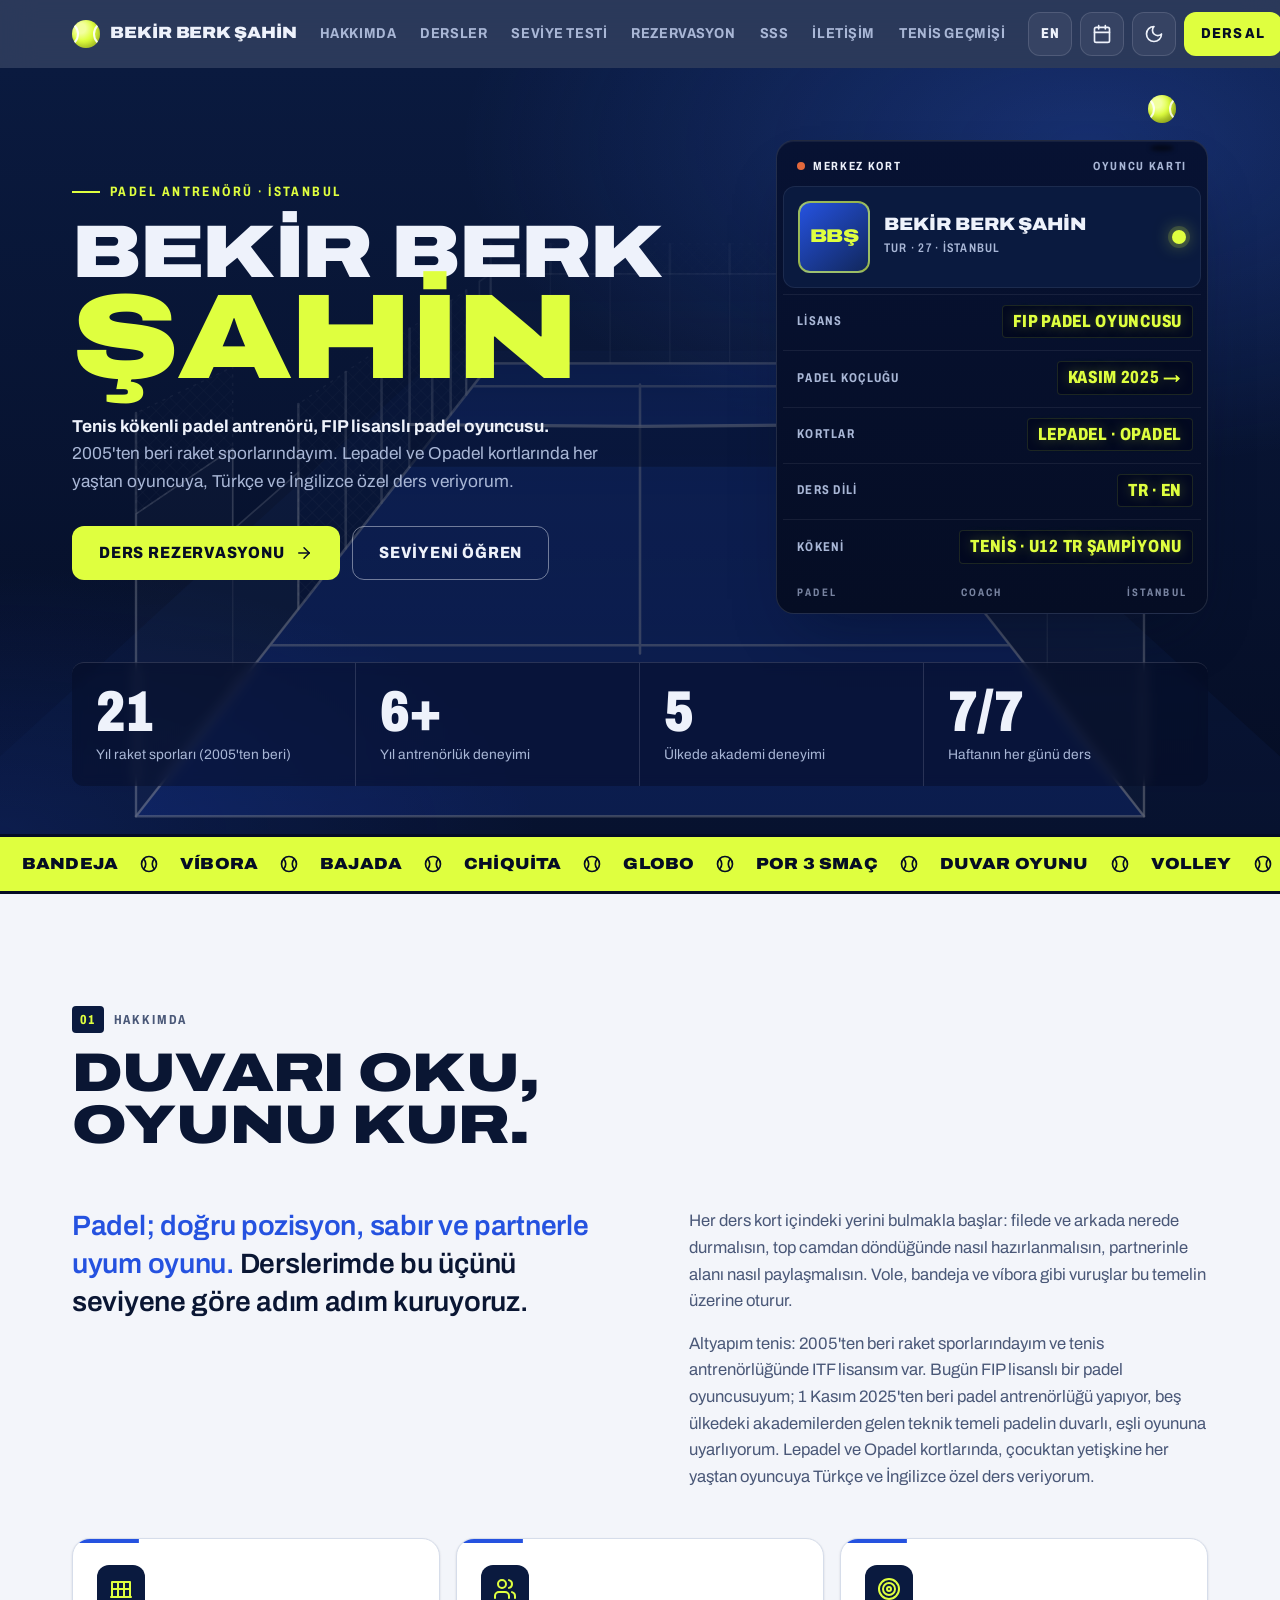
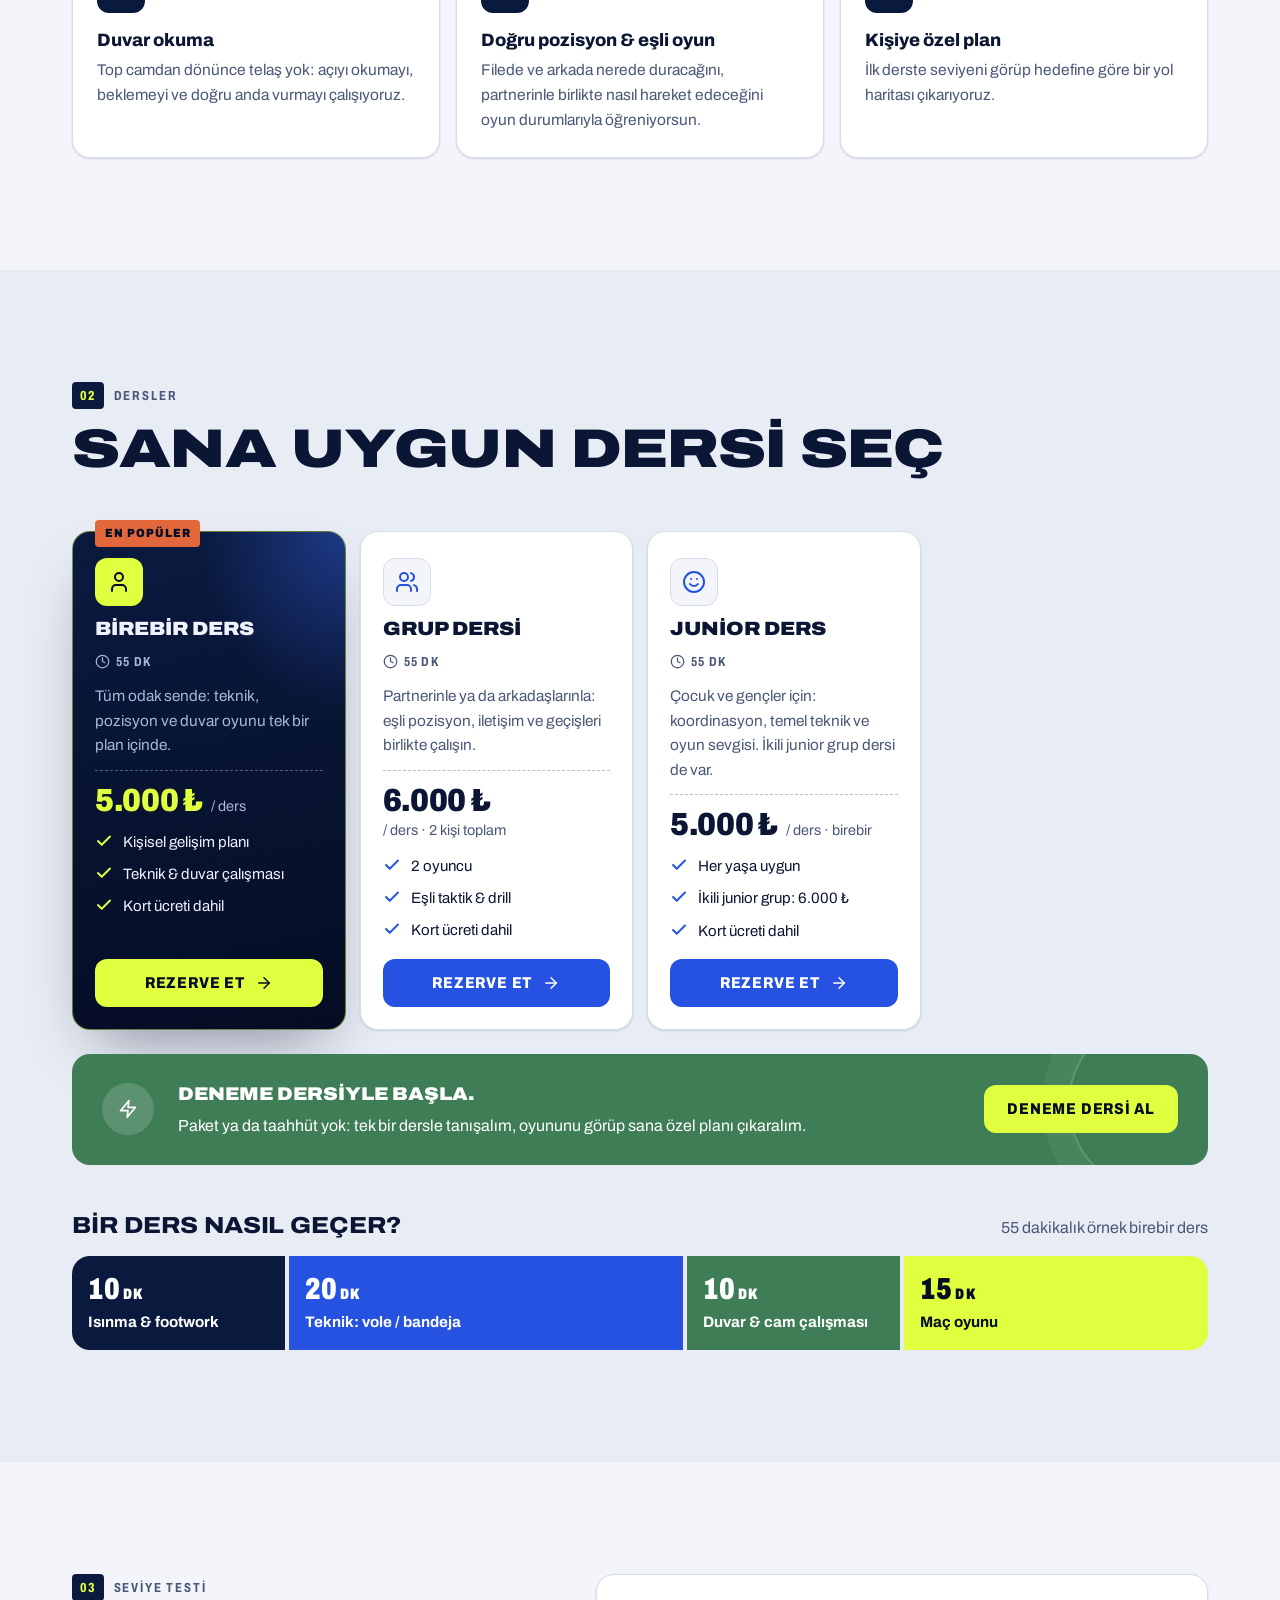
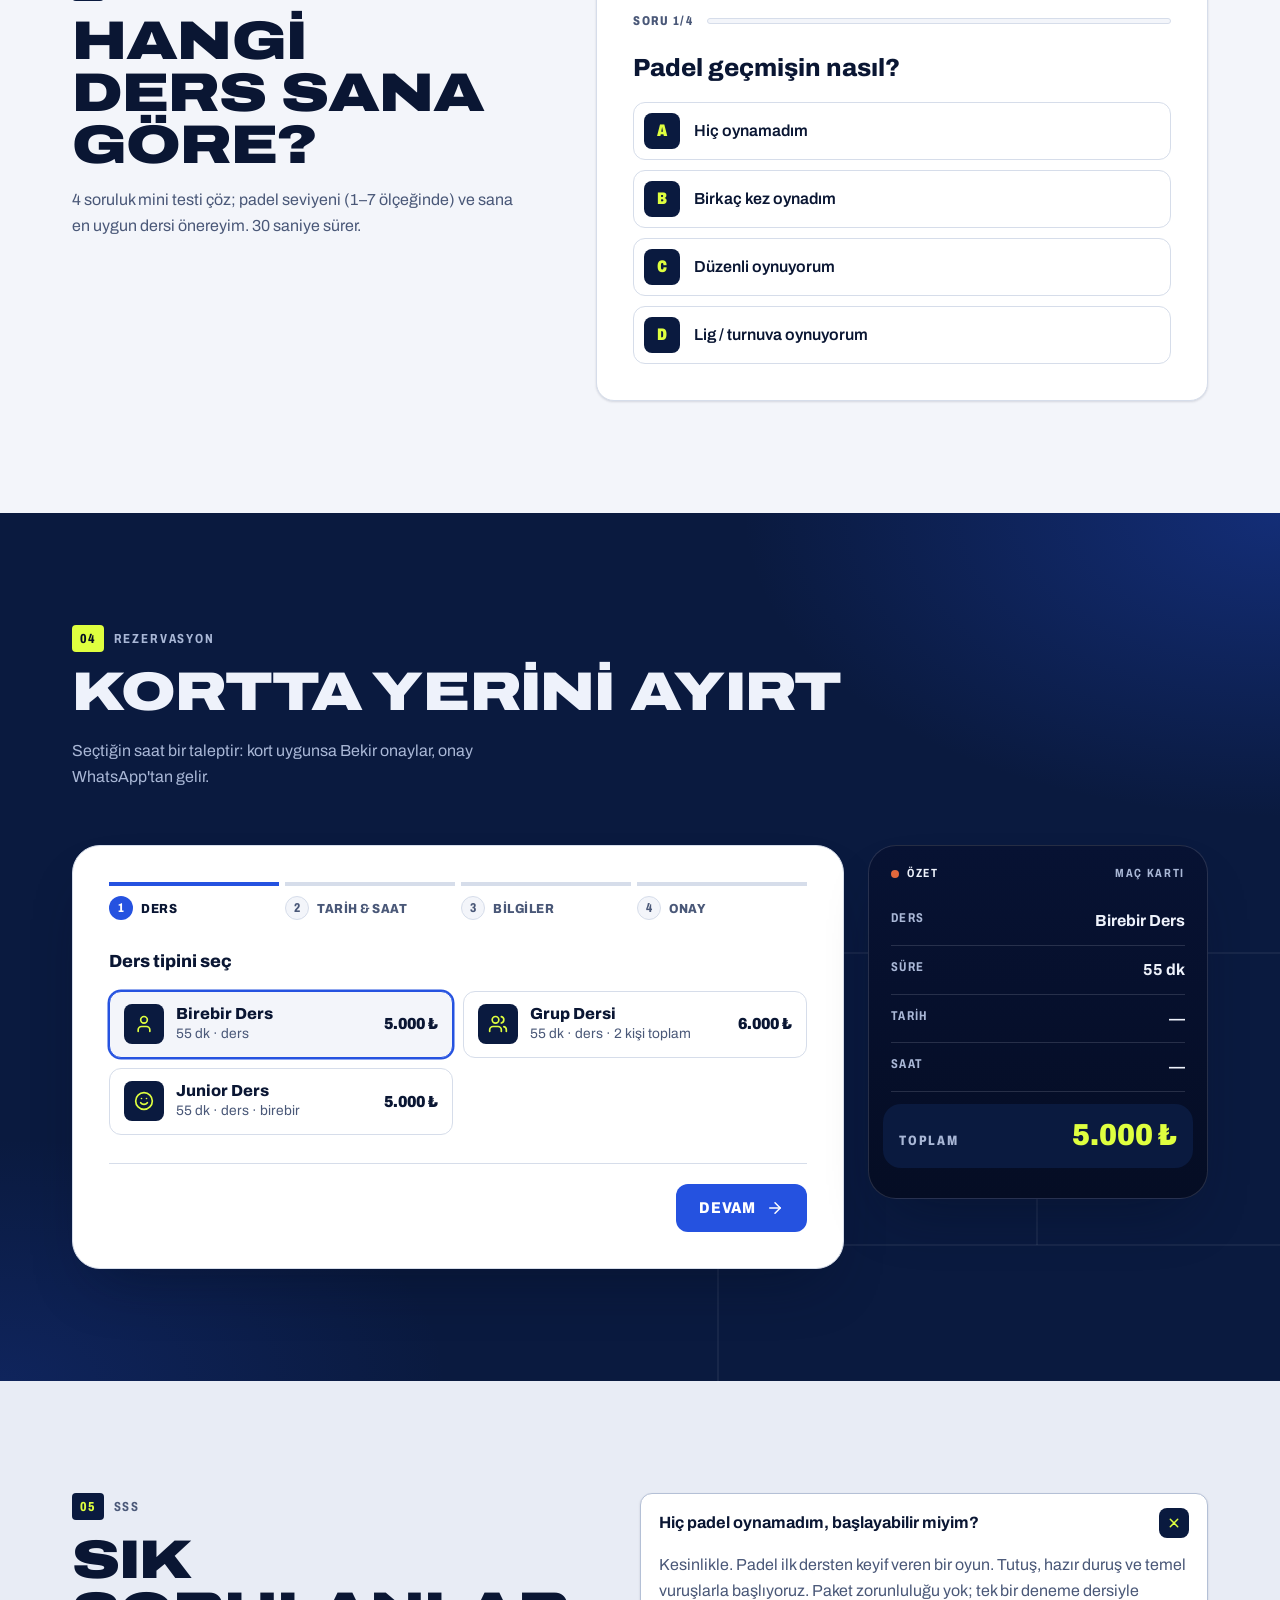
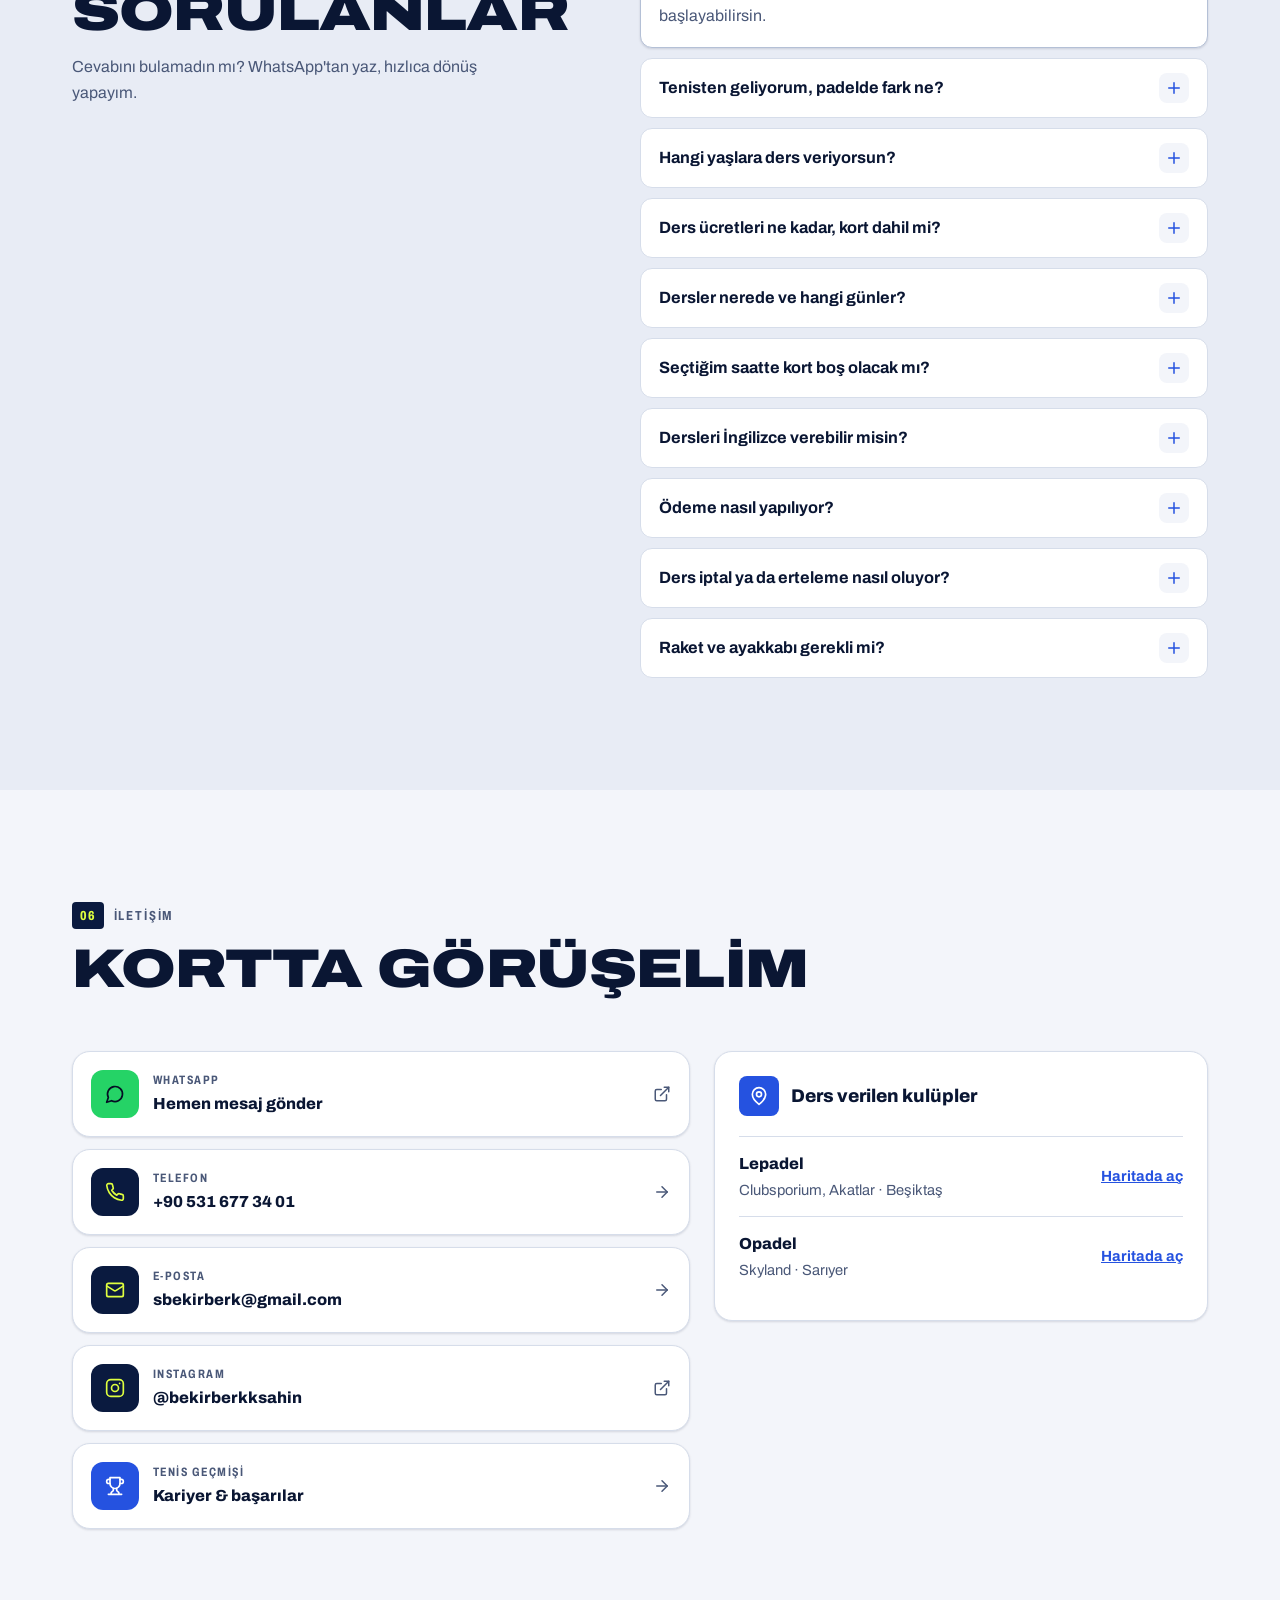
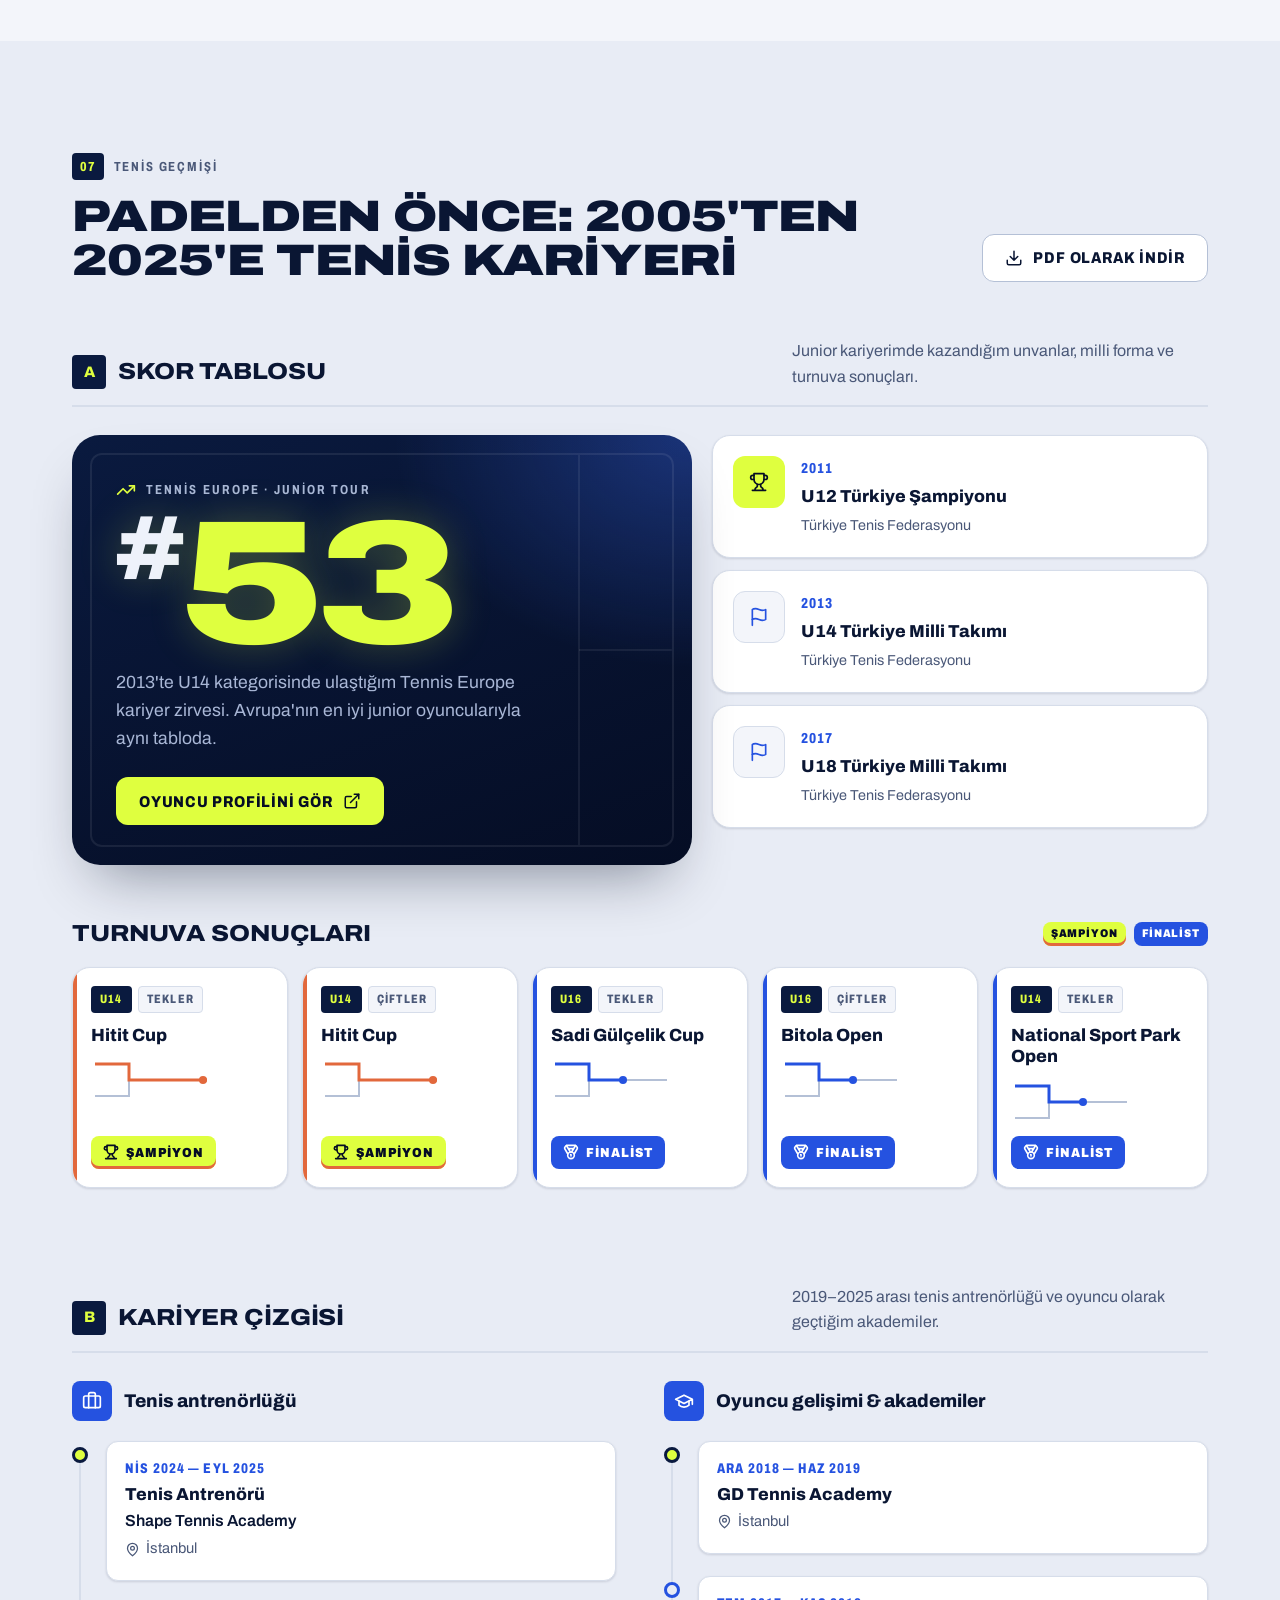
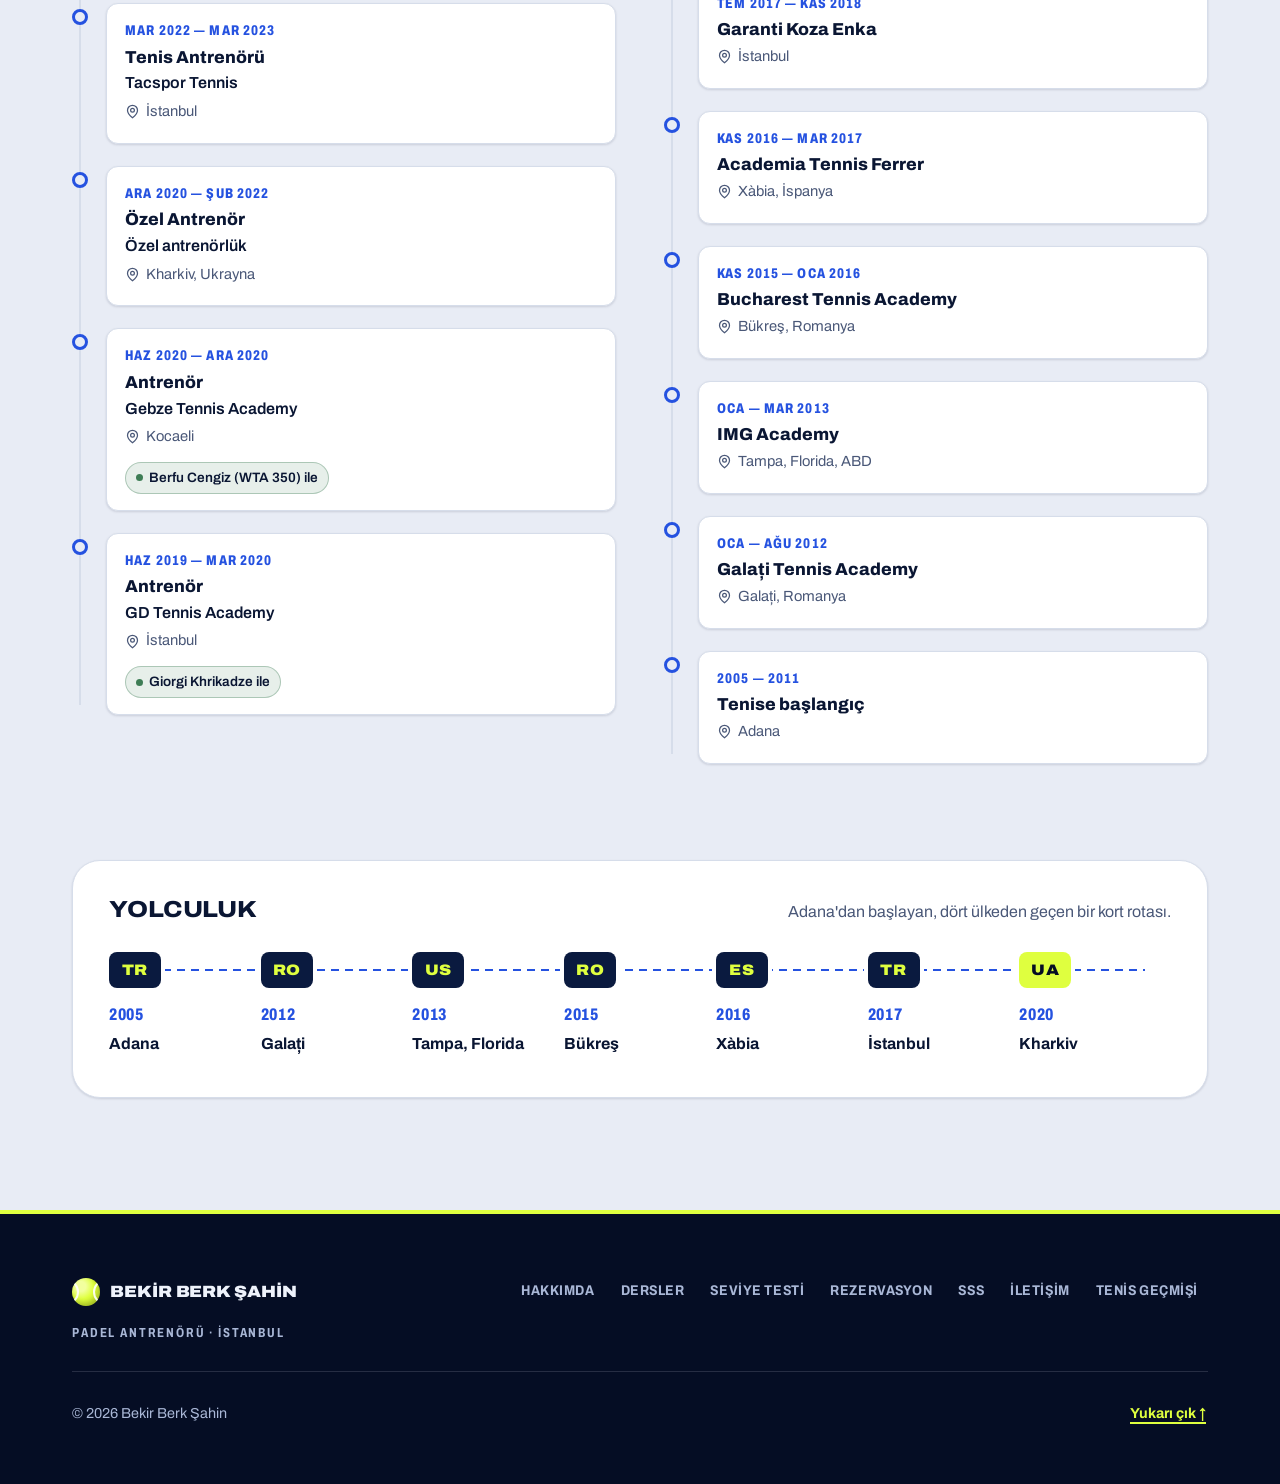
<file: index.html>
<!doctype html>
<html lang="tr">
<head>
  <meta charset="utf-8">
  <meta name="viewport" content="width=device-width, initial-scale=1">
  <title>Bekir Berk Şahin — Padel Antrenörü İstanbul | Özel Padel Dersi</title>
  <meta name="description" content="Bekir Berk Şahin: İstanbul'da tenis kökenli padel antrenörü, FIP lisanslı padel oyuncusu. Lepadel ve Opadel'de birebir, grup ve junior özel padel dersleri; Türkçe ve İngilizce. Kort ücreti dahil, online rezervasyon.">
  <link rel="canonical" href="https://mustafazeydtarim.github.io/">
  <link rel="alternate" hreflang="tr" href="https://mustafazeydtarim.github.io/">
  <link rel="alternate" hreflang="en" href="https://mustafazeydtarim.github.io/en/">
  <link rel="alternate" hreflang="x-default" href="https://mustafazeydtarim.github.io/">
  <meta name="theme-color" content="#0A1A3F">
  <meta property="og:type" content="profile">
  <meta property="og:locale" content="tr_TR">
  <meta property="og:site_name" content="Bekir Berk Şahin Padel">
  <meta property="og:title" content="Bekir Berk Şahin — Padel Antrenörü · İstanbul">
  <meta property="og:description" content="Tenis kökenli padel antrenörü, FIP lisanslı padel oyuncusu. İstanbul'da her yaşa özel padel dersi, Türkçe ve İngilizce. Online rezervasyon yap.">
  <meta property="og:locale:alternate" content="en_GB">
  <meta name="twitter:card" content="summary">
  <link rel="icon" href="data:image/svg+xml,%3Csvg xmlns='http://www.w3.org/2000/svg' viewBox='0 0 32 32'%3E%3Crect width='32' height='32' rx='7' fill='%230A1A3F'/%3E%3Ccircle cx='16' cy='16' r='10' fill='%23DFFF3F'/%3E%3Cpath d='M8.5 9.5c4 3.5 4 9.5 0 13M23.5 9.5c-4 3.5-4 9.5 0 13' fill='none' stroke='%230A1A3F' stroke-width='1.6'/%3E%3C/svg%3E">
  <link rel="preconnect" href="https://fonts.googleapis.com">
  <link rel="preconnect" href="https://fonts.gstatic.com" crossorigin>
  <link href="https://fonts.googleapis.com/css2?family=Archivo:wdth,wght@62..125,400..900&display=swap" rel="stylesheet">
  <link rel="stylesheet" href="css/style.css">
  <script>
    // Tema: sayfa çizilmeden önce uygula (yanıp sönmeyi önler)
    document.documentElement.classList.add("js");
    try { var t = localStorage.getItem("bbs-theme"); if (t === "dark" || t === "light") document.documentElement.dataset.theme = t; } catch (e) {}
  </script>
  <script type="application/ld+json">
  {
    "@context": "https://schema.org",
    "@type": "Person",
    "name": "Bekir Berk Şahin",
    "jobTitle": "Padel Antrenörü",
    "description": "İstanbul'da tenis kökenli padel antrenörü ve FIP lisanslı padel oyuncusu; eski U14 ve U18 Türkiye milli takım tenis oyuncusu.",
    "telephone": "+905316773401",
    "email": "mailto:sbekirberk@gmail.com",
    "address": { "@type": "PostalAddress", "addressLocality": "İstanbul", "addressCountry": "TR" },
    "knowsLanguage": ["tr", "en"],
    "hasCredential": [
      { "@type": "EducationalOccupationalCredential", "name": "FIP padel oyuncu lisansı" },
      { "@type": "EducationalOccupationalCredential", "name": "ITF tenis antrenör lisansı" }
    ],
    "sameAs": ["https://instagram.com/bekirberkksahin", "https://te.tournamentsoftware.com/player-profile/A61FD868-8997-4549-AC13-B87F3E2C1921"],
    "award": [
      "U12 Türkiye Tenis Şampiyonu (2011)",
      "U14 Türkiye Tenis Milli Takımı (2013)",
      "U18 Türkiye Tenis Milli Takımı (2017)",
      "Tennis Europe U14 kariyer zirvesi: 53 (2013)",
      "Hitit Cup U14 tekler ve çiftler şampiyonu"
    ],
    "alumniOf": [
      { "@type": "SportsOrganization", "name": "IMG Academy" },
      { "@type": "SportsOrganization", "name": "Academia Tennis Ferrer" },
      { "@type": "SportsOrganization", "name": "Garanti Koza Enka" }
    ],
    "knowsAbout": ["Padel", "Padel antrenörlüğü", "Padel dersi", "Tenis", "Raket sporları"]
  }
  </script>
</head>
<body>
  <a class="skip-link" href="#main">İçeriğe geç</a>

  <!-- ============ NAV ============ -->
  <header class="nav navy" id="nav">
    <div class="container nav__inner">
      <a href="#top" class="brand" aria-label="Bekir Berk Şahin — ana sayfa">
        <span class="ball-mark" aria-hidden="true"></span>
        <span class="brand__text"><span class="brand__full">Bekir Berk Şahin</span><span class="brand__short" aria-hidden="true">BBŞ</span></span>
      </a>
      <nav class="nav__links" id="navLinks" aria-label="Ana menü">
        <a href="#hakkimda">Hakkımda</a>
        <a href="#dersler">Dersler</a>
        <a href="#seviye">Seviye testi</a>
        <a href="#rezervasyon">Rezervasyon</a>
        <a href="#sss">SSS</a>
        <a href="#iletisim">İletişim</a>
        <a href="#tenis">Tenis geçmişi</a>
      </nav>
      <div class="nav__actions">
        <a class="icon-btn lang-btn" href="en/" hreflang="en" lang="en" aria-label="English version">EN</a>
        <button class="icon-btn" id="myBookingsBtn" type="button" aria-label="Rezervasyonlarım">
          <svg class="i" aria-hidden="true"><use href="#i-calendar"/></svg>
          <span class="badge" id="bookingBadge" hidden>0</span>
        </button>
        <button class="icon-btn" id="themeToggle" type="button" aria-label="Koyu/açık tema">
          <svg class="i i--sun" aria-hidden="true"><use href="#i-sun"/></svg>
          <svg class="i i--moon" aria-hidden="true"><use href="#i-moon"/></svg>
        </button>
        <a href="#rezervasyon" class="btn btn--primary btn--sm nav__cta">Ders Al</a>
        <button class="icon-btn nav__menu" id="menuBtn" type="button" aria-label="Menüyü aç" aria-expanded="false" aria-controls="navLinks">
          <svg class="i i--open" aria-hidden="true"><use href="#i-menu"/></svg>
          <svg class="i i--close" aria-hidden="true"><use href="#i-x"/></svg>
        </button>
      </div>
    </div>
  </header>

  <main id="main">
    <!-- yalnızca yazdırırken görünür (PDF özgeçmiş başlığı) -->
    <div class="print-header" aria-hidden="true">
      <p class="print-header__name" id="printName">Bekir Berk Şahin — Padel Antrenörü</p>
      <p id="printContact"></p>
      <p class="print-header__sub">Tenis geçmişi · 2005–2025</p>
    </div>

    <!-- ============ HERO ============ -->
    <section class="hero navy" id="top" aria-labelledby="hero-h">
      <div class="hero__court" aria-hidden="true">
        <!-- Perspektif padel kortu: 10 × 20 m, arka ve yan camlar, tel örgü, servis çizgileri, file -->
        <svg viewBox="0 50 1200 570" preserveAspectRatio="xMidYMax meet" focusable="false">
          <defs>
            <linearGradient id="courtFade" x1="0" y1="0" x2="0" y2="1">
              <stop offset="0" stop-color="#fff" stop-opacity=".12"/>
              <stop offset=".32" stop-color="#fff" stop-opacity=".75"/>
              <stop offset="1" stop-color="#fff" stop-opacity="1"/>
            </linearGradient>
            <mask id="courtMask"><rect x="-600" y="50" width="2400" height="570" fill="url(#courtFade)"/></mask>
            <pattern id="courtMeshPat" width="9" height="9" patternUnits="userSpaceOnUse" patternTransform="rotate(45)">
              <path d="M0 0H9M0 0V9" fill="none" stroke="#fff" stroke-width=".9"/>
            </pattern>
          </defs>
          <g mask="url(#courtMask)">
            <polygon class="court-surround" points="-204.9,734.2 1404.9,734.2 783.1,167 416.9,167"/>
            <polygon class="court-surface" points="127.5,603.4 1072.5,603.4 740,178.8 460,178.8"/>
            <path class="court-lines" d="M460 178.8L740 178.8M127.5 603.4L1072.5 603.4M127.5 603.4L460 178.8M1072.5 603.4L740 178.8M253.1 443L946.9 443M443.2 200.3L756.8 200.3M600 443L600 200.3M600 450.8L600 443M600 200.3L600 198.7"/>
            <polygon class="court-glass" points="460,178.8 740,178.8 740,94.8 460,94.8"/>
            <polygon class="court-glass" points="127.5,603.4 127.5,319.9 218.2,258.5 218.2,334.9 279.7,280.9 279.7,409.1"/>
            <polygon class="court-glass" points="460,178.8 460,94.8 449.4,102 449.4,132.1 437.1,142.9 437.1,208.1"/>
            <polygon class="court-glass" points="1072.5,603.4 1072.5,319.9 981.8,258.5 981.8,334.9 920.3,280.9 920.3,409.1"/>
            <polygon class="court-glass" points="740,178.8 740,94.8 750.6,102 750.6,132.1 762.9,142.9 762.9,208.1"/>
            <path class="court-joints" d="M516 178.8L516 94.8M572 178.8L572 94.8M628 178.8L628 94.8M684 178.8L684 94.8M218.2 487.6L218.2 258.5M449.4 192.3L449.4 102M981.8 487.6L981.8 258.5M750.6 192.3L750.6 102"/>
            <polygon class="court-mesh" points="460,94.8 740,94.8 740,66.8 460,66.8"/>
            <polygon class="court-mesh" points="279.7,409.1 437.1,208.1 437.1,110.3 279.7,216.9"/>
            <polygon class="court-mesh" points="449.4,102 460,94.8 460,66.8 449.4,71.8"/>
            <polygon class="court-mesh" points="127.5,319.9 218.2,258.5 218.2,182.1 127.5,225.4"/>
            <polygon class="court-mesh" points="920.3,409.1 762.9,208.1 762.9,110.3 920.3,216.9"/>
            <polygon class="court-mesh" points="750.6,102 740,94.8 740,66.8 750.6,71.8"/>
            <polygon class="court-mesh" points="1072.5,319.9 981.8,258.5 981.8,182.1 1072.5,225.4"/>
            <path class="court-posts" d="M279.7 409.1L279.7 216.9M324.1 352.4L324.1 186.8M357.7 309.4L357.7 164.1M384 275.8L384 146.2M405.2 248.8L405.2 131.9M422.5 226.6L422.5 120.2M437.1 208.1L437.1 110.3M920.3 409.1L920.3 216.9M875.9 352.4L875.9 186.8M842.3 309.4L842.3 164.1M816 275.8L816 146.2M794.8 248.8L794.8 131.9M777.5 226.6L777.5 120.2M762.9 208.1L762.9 110.3M127.5 603.4L127.5 225.4M460 178.8L460 66.8M1072.5 603.4L1072.5 225.4M740 178.8L740 66.8M516 94.8L516 66.8M572 94.8L572 66.8M628 94.8L628 66.8M684 94.8L684 66.8"/>
            <polygon class="court-net" points="384,275.8 816,275.8 816,236.1 600,237.8 384,236.1"/>
            <path class="court-netband" d="M384 236.1L600 237.8L816 236.1"/>
          </g>
        </svg>
      </div>

      <div class="container hero__grid">
        <div class="hero__copy">
          <p class="hero__eyebrow" id="heroEyebrow">Padel Antrenörü · İstanbul</p>
          <h1 class="hero__title" id="hero-h">
            <span class="hero__l1">Bekir Berk</span>
            <span class="hero__l2">Şahin</span>
          </h1>
          <p class="hero__lead">
            <strong>Tenis kökenli padel antrenörü, FIP lisanslı padel oyuncusu.</strong>
            2005'ten beri raket sporlarındayım. Lepadel ve Opadel kortlarında her yaştan oyuncuya, Türkçe ve İngilizce özel ders veriyorum.
          </p>
          <div class="hero__ctas">
            <a href="#rezervasyon" class="btn btn--primary btn--lg">Ders rezervasyonu <svg class="i" aria-hidden="true"><use href="#i-arrow"/></svg></a>
            <a href="#seviye" class="btn btn--outline btn--lg">Seviyeni öğren</a>
          </div>
        </div>

        <aside class="scoreboard" aria-label="Oyuncu skorbordu">
          <span class="bounce-ball" aria-hidden="true"><span class="bounce-ball__ball"></span><span class="bounce-ball__shadow"></span></span>
          <div class="sb__head" aria-hidden="true">
            <span class="sb__live"><i></i>Merkez kort</span>
            <span>Oyuncu kartı</span>
          </div>
          <div class="sb__player">
            <div class="sb__portrait" id="portrait"><span class="sb__mono" id="monogram">BBŞ</span></div>
            <div class="sb__name">
              <strong>Bekir Berk Şahin</strong>
              <span id="sbSub">TUR · Padel Antrenörü</span>
            </div>
            <span class="sb__serve" title="Servis sırası" aria-hidden="true"></span>
          </div>
          <dl class="sb__rows" id="scoreboard"></dl>
          <p class="sb__foot" aria-hidden="true"><span>Padel</span><span>Coach</span><span>İstanbul</span></p>
        </aside>
      </div>

      <div class="container">
        <dl class="stats reveal" id="stats"></dl>
      </div>
    </section>

    <!-- ============ TICKER ============ -->
    <div class="ticker" aria-hidden="true">
      <div class="ticker__track" id="ticker"></div>
    </div>

    <!-- ============ HAKKIMDA ============ -->
    <section class="section" id="hakkimda" aria-labelledby="about-h">
      <div class="container">
        <div class="section__head reveal">
          <div>
            <p class="eyebrow"><b>01</b> Hakkımda</p>
            <h2 id="about-h" class="h2">Duvarı oku,<br>oyunu kur.</h2>
          </div>
        </div>
        <div class="about">
          <p class="about__lead reveal" id="aboutLead"></p>
          <div class="about__text reveal" id="aboutText"></div>
        </div>
        <div class="principles" id="principles"></div>
      </div>
    </section>

    <!-- ============ DERSLER ============ -->
    <section class="section section--alt" id="dersler" aria-labelledby="lessons-h">
      <div class="container">
        <div class="section__head reveal">
          <div>
            <p class="eyebrow"><b>04</b> Dersler</p>
            <h2 id="lessons-h" class="h2">Sana uygun dersi seç</h2>
          </div>
        </div>

        <div class="lessons" id="lessons"></div>

        <div class="trial-banner reveal">
          <div class="trial-banner__icon"><svg class="i" aria-hidden="true"><use href="#i-spark"/></svg></div>
          <div class="trial-banner__body">
            <strong id="trialTitle">Deneme dersiyle başla.</strong>
            <span id="trialText"></span>
          </div>
          <button class="btn btn--ball" type="button" id="trialBtn" data-book="birebir">Deneme dersi al</button>
        </div>

        <div class="flow reveal">
          <div class="flow__head">
            <h3 class="h3">Bir ders nasıl geçer?</h3>
            <p class="muted" id="flowTotal"></p>
          </div>
          <div class="flow__bar" id="flowBar" role="img"></div>
        </div>
      </div>
    </section>

    <!-- ============ SEVİYE TESTİ ============ -->
    <section class="section" id="seviye" aria-labelledby="quiz-h">
      <div class="container quiz-wrap">
        <div class="reveal">
          <p class="eyebrow"><b>05</b> Seviye testi</p>
          <h2 id="quiz-h" class="h2">Hangi ders sana göre?</h2>
          <p class="muted quiz-wrap__lead">4 soruluk mini testi çöz; padel seviyeni (1–7 ölçeğinde) ve sana en uygun dersi önereyim. 30 saniye sürer.</p>
        </div>
        <div class="quiz card reveal" id="quiz" aria-live="polite"></div>
      </div>
    </section>

    <!-- ============ REZERVASYON ============ -->
    <section class="section booking-section" id="rezervasyon" aria-labelledby="book-h">
      <div class="booking-section__lines" aria-hidden="true"></div>
      <div class="container">
        <div class="section__head navy reveal">
          <div>
            <p class="eyebrow"><b>06</b> Rezervasyon</p>
            <h2 id="book-h" class="h2">Kortta yerini ayırt</h2>
          </div>
          <p class="section__aside">Seçtiğin saat bir taleptir: kort uygunsa Bekir onaylar, onay WhatsApp'tan gelir.</p>
        </div>

        <div class="booking reveal">
          <div class="booking__main">
            <ol class="stepper" id="stepper" aria-label="Rezervasyon adımları">
              <li data-step="1"><span>1</span> Ders</li>
              <li data-step="2"><span>2</span> Tarih &amp; saat</li>
              <li data-step="3"><span>3</span> Bilgiler</li>
              <li data-step="4"><span>4</span> Onay</li>
            </ol>

            <!-- Adım 1 -->
            <div class="step" data-panel="1">
              <fieldset>
                <legend class="step__title">Ders tipini seç</legend>
                <div class="choice-grid" id="lessonChoices"></div>
              </fieldset>
              <div class="step__nav">
                <span></span>
                <button class="btn btn--primary" type="button" data-next>Devam <svg class="i" aria-hidden="true"><use href="#i-arrow"/></svg></button>
              </div>
            </div>

            <!-- Adım 2 -->
            <div class="step" data-panel="2" hidden>
              <div class="cal">
                <div class="cal__head">
                  <p class="step__title" id="calTitle">Tarih seç</p>
                  <div class="cal__nav">
                    <button class="icon-btn" type="button" id="calPrev" aria-label="Önceki hafta"><svg class="i" aria-hidden="true"><use href="#i-left"/></svg></button>
                    <button class="icon-btn" type="button" id="calNext" aria-label="Sonraki hafta"><svg class="i" aria-hidden="true"><use href="#i-right"/></svg></button>
                  </div>
                </div>
                <div class="cal__week" id="calWeek" role="radiogroup" aria-label="Tarih"></div>
              </div>
              <p class="step__title mt">Saat seç</p>
              <div class="slots" id="slots" role="radiogroup" aria-label="Saat"></div>
              <p class="legend"><span class="dot dot--free"></span> Talep edilebilir <span class="dot dot--taken"></span> Kapalı / geçmiş</p>
              <div class="step__nav">
                <button class="btn btn--ghost" type="button" data-prev><svg class="i" aria-hidden="true"><use href="#i-left"/></svg> Geri</button>
                <button class="btn btn--primary" type="button" data-next>Devam <svg class="i" aria-hidden="true"><use href="#i-arrow"/></svg></button>
              </div>
            </div>

            <!-- Adım 3 -->
            <form class="step" data-panel="3" id="bookForm" novalidate hidden>
              <p class="step__title">İletişim bilgilerin</p>
              <div class="form-grid">
                <div class="field">
                  <label for="fName">Ad soyad <span class="req" aria-hidden="true">*</span></label>
                  <input id="fName" name="name" autocomplete="name" required minlength="3">
                  <p class="field__err" id="fName-err"></p>
                </div>
                <div class="field">
                  <label for="fPhone">Telefon <span class="req" aria-hidden="true">*</span></label>
                  <input id="fPhone" name="phone" type="tel" inputmode="tel" autocomplete="tel" placeholder="05XX XXX XX XX" required>
                  <p class="field__err" id="fPhone-err"></p>
                </div>
                <div class="field">
                  <label for="fEmail">E-posta <span class="opt">(isteğe bağlı)</span></label>
                  <input id="fEmail" name="email" type="email" autocomplete="email">
                  <p class="field__err" id="fEmail-err"></p>
                </div>
                <div class="field">
                  <label for="fLevel">Seviye</label>
                  <select id="fLevel" name="level">
                    <option>Hiç oynamadım</option>
                    <option>Başlangıç (1–2)</option>
                    <option>Gelişen (2.5–3.5)</option>
                    <option>Orta-ileri (4–5)</option>
                    <option>İleri / turnuva (5.5+)</option>
                    <option>Tenisten geçiyorum</option>
                  </select>
                </div>
                <div class="field field--full">
                  <label for="fLoc">Kort tercihi</label>
                  <select id="fLoc" name="location"></select>
                </div>
                <div class="field field--full">
                  <label for="fNote">Notun <span class="opt">(hedefin, partnerin, sakatlık geçmişi vb.)</span></label>
                  <textarea id="fNote" name="note" rows="3"></textarea>
                </div>
                <div class="field field--full">
                  <label class="check">
                    <input type="checkbox" id="fKvkk" name="kvkk" required>
                    <span>Kişisel verilerimin yalnızca ders organizasyonu için kullanılmasını kabul ediyorum (KVKK).</span>
                  </label>
                  <p class="field__err" id="fKvkk-err"></p>
                </div>
              </div>
              <div class="step__nav">
                <button class="btn btn--ghost" type="button" data-prev><svg class="i" aria-hidden="true"><use href="#i-left"/></svg> Geri</button>
                <button class="btn btn--primary" type="submit" id="submitBtn"><span>Ders talebini gönder</span></button>
              </div>
            </form>

            <!-- Adım 4 -->
            <div class="step step--done" data-panel="4" hidden tabindex="-1">
              <div class="done__check" aria-hidden="true"><svg class="i"><use href="#i-check"/></svg></div>
              <h3 class="h3">Talebin alındı!</h3>
              <p class="muted">Rezervasyon kodun: <strong class="code" id="doneCode"></strong></p>
              <p class="muted">Son adım: talebini WhatsApp'tan gönder. Kort uygunsa Bekir en geç birkaç saat içinde onaylar.</p>
              <div class="done__actions">
                <a class="btn btn--wa" id="waLink" href="#" target="_blank" rel="noopener"><svg class="i" aria-hidden="true"><use href="#i-chat"/></svg> WhatsApp ile gönder</a>
                <button class="btn btn--ghost" type="button" id="icsBtn"><svg class="i" aria-hidden="true"><use href="#i-calplus"/></svg> Takvime ekle</button>
                <a class="btn btn--ghost" id="mailLink" href="#"><svg class="i" aria-hidden="true"><use href="#i-mail"/></svg> E-posta</a>
              </div>
              <button class="link-btn" type="button" id="newBooking">Yeni rezervasyon yap</button>
            </div>
          </div>

          <aside class="summary navy" aria-label="Rezervasyon özeti">
            <p class="summary__title"><span class="sb__live"><i></i>Özet</span><span>Maç kartı</span></p>
            <dl class="summary__list" id="summary"></dl>
            <div class="summary__total">
              <span>Toplam</span>
              <strong id="sumTotal">—</strong>
            </div>
            <p class="summary__hint" id="sumHint"></p>
          </aside>
        </div>
      </div>
    </section>

    <!-- ============ YORUMLAR (boşsa gizlenir) ============ -->
    <section class="section" id="yorumlar" aria-labelledby="t-h">
      <div class="container">
        <div class="section__head reveal">
          <div>
            <p class="eyebrow"><b>07</b> Öğrenciler</p>
            <h2 id="t-h" class="h2">Kortta neler değişti?</h2>
          </div>
        </div>
        <div class="testimonials" id="testimonials"></div>
      </div>
    </section>

    <!-- ============ SSS ============ -->
    <section class="section section--alt" id="sss" aria-labelledby="faq-h">
      <div class="container faq-wrap">
        <div class="reveal">
          <p class="eyebrow"><b>08</b> SSS</p>
          <h2 id="faq-h" class="h2">Sık sorulanlar</h2>
          <p class="muted faq-wrap__lead">Cevabını bulamadın mı? WhatsApp'tan yaz, hızlıca dönüş yapayım.</p>
        </div>
        <div class="faq" id="faq"></div>
      </div>
    </section>

    <!-- ============ İLETİŞİM ============ -->
    <section class="section" id="iletisim" aria-labelledby="c-h">
      <div class="container">
        <div class="section__head reveal">
          <div>
            <p class="eyebrow"><b>09</b> İletişim</p>
            <h2 id="c-h" class="h2">Kortta görüşelim</h2>
          </div>
        </div>
        <div class="contact">
          <div class="contact__cards" id="contactCards"></div>
          <div class="locations card reveal">
            <h3 class="cv__label"><span class="cv__icon"><svg class="i" aria-hidden="true"><use href="#i-pin"/></svg></span> Ders verilen kulüpler</h3>
            <ul id="locations"></ul>
          </div>
        </div>
      </div>
    </section>

    <!-- ============ TENİS GEÇMİŞİ (son bölüm) ============ -->
    <section class="section section--alt tenis" id="tenis" aria-labelledby="tenis-h">
      <div class="container tenis__inner">
        <div class="section__head tenis__head reveal">
          <div>
            <p class="eyebrow"><b>07</b> Tenis geçmişi</p>
            <h2 id="tenis-h" class="h2"><span id="tennisIntro">Padelden önce: 2005'ten 2025'e tenis kariyeri</span></h2>
          </div>
          <button class="btn btn--ghost no-print" id="printCv" type="button">
            <svg class="i" aria-hidden="true"><use href="#i-download"/></svg> PDF olarak indir
          </button>
        </div>

        <div class="tenis__block" id="basarilar">
          <div class="tenis__blockhead reveal">
            <h3 class="h3 tenis__title"><span class="tenis__num" aria-hidden="true">A</span> Skor tablosu</h3>
            <p class="section__aside muted">Junior kariyerimde kazandığım unvanlar, milli forma ve turnuva sonuçları.</p>
          </div>

          <div class="honours-grid">
            <article class="rank-card navy reveal" aria-labelledby="rank-h">
              <div class="rank-card__lines" aria-hidden="true"></div>
              <p class="rank-card__label"><svg class="i" aria-hidden="true"><use href="#i-trend"/></svg> Tennis Europe · Junior Tour</p>
              <h4 class="rank-card__title" id="rank-h"><span class="sr-only">Tennis Europe kariyer zirvesi: </span><span class="rank-card__hash" aria-hidden="true">#</span><span id="rankHigh">53</span></h4>
              <p class="rank-card__text">2013'te U14 kategorisinde ulaştığım Tennis Europe kariyer zirvesi. Avrupa'nın en iyi junior oyuncularıyla aynı tabloda.</p>
              <a class="btn btn--primary no-print" id="profileLink" href="#" target="_blank" rel="noopener">Oyuncu profilini gör <svg class="i" aria-hidden="true"><use href="#i-external"/></svg><span class="sr-only">(yeni sekmede açılır)</span></a>
            </article>
            <ul class="honours" id="honours"></ul>
          </div>

          <div class="results-wrap">
            <div class="results-wrap__head">
              <h4 class="h3">Turnuva sonuçları</h4>
              <p class="legend-badges muted"><span class="result-badge result-badge--win result-badge--xs">Şampiyon</span> <span class="result-badge result-badge--final result-badge--xs">Finalist</span></p>
            </div>
            <ul class="draws" id="results"></ul>
          </div>
        </div>

        <div class="tenis__block" id="ozgecmis">
          <div class="tenis__blockhead reveal">
            <h3 class="h3 tenis__title"><span class="tenis__num" aria-hidden="true">B</span> Kariyer çizgisi</h3>
            <p class="section__aside muted">2019–2025 arası tenis antrenörlüğü ve oyuncu olarak geçtiğim akademiler.</p>
          </div>
          <div class="cv">
            <div class="cv__col">
              <h4 class="cv__label"><span class="cv__icon"><svg class="i" aria-hidden="true"><use href="#i-briefcase"/></svg></span> Tenis antrenörlüğü</h4>
              <ol class="timeline" id="work"></ol>
            </div>
            <div class="cv__col">
              <h4 class="cv__label"><span class="cv__icon"><svg class="i" aria-hidden="true"><use href="#i-cap"/></svg></span> Oyuncu gelişimi &amp; akademiler</h4>
              <ol class="timeline" id="education"></ol>
            </div>
          </div>
        </div>

        <div class="journey-wrap tenis__journey reveal">
          <div class="journey-wrap__head">
            <h3 class="h3">Yolculuk</h3>
            <p class="muted">Adana'dan başlayan, dört ülkeden geçen bir kort rotası.</p>
          </div>
          <ol class="journey" id="journey"></ol>
        </div>
      </div>
    </section>
  </main>

  <footer class="footer navy">
    <div class="container footer__inner">
      <div class="footer__brand">
        <a href="#top" class="brand" aria-label="Bekir Berk Şahin — başa dön">
          <span class="ball-mark" aria-hidden="true"></span>
          <span class="brand__text"><span class="brand__full">Bekir Berk Şahin</span></span>
        </a>
        <p class="footer__tag">Padel Antrenörü · İstanbul</p>
      </div>
      <nav class="footer__nav" aria-label="Alt menü">
        <a href="#hakkimda">Hakkımda</a>
        <a href="#dersler">Dersler</a>
        <a href="#seviye">Seviye testi</a>
        <a href="#rezervasyon">Rezervasyon</a>
        <a href="#sss">SSS</a>
        <a href="#iletisim">İletişim</a>
        <a href="#tenis">Tenis geçmişi</a>
      </nav>
      <div class="footer__bottom">
        <p>© <span id="year"></span> Bekir Berk Şahin</p>
        <a href="#top" class="link-btn">Yukarı çık ↑</a>
      </div>
    </div>
  </footer>

  <!-- Mobil sabit CTA -->
  <div class="mobile-cta" id="mobileCta">
    <a class="btn btn--wa btn--icon" id="mobileWa" href="#" target="_blank" rel="noopener" aria-label="WhatsApp'tan yaz"><svg class="i" aria-hidden="true"><use href="#i-chat"/></svg></a>
    <a href="#rezervasyon" class="btn btn--ball">Ders rezervasyonu <svg class="i" aria-hidden="true"><use href="#i-arrow"/></svg></a>
  </div>

  <!-- Rezervasyonlarım -->
  <dialog class="dialog" id="bookingsDialog" aria-labelledby="bd-h">
    <div class="dialog__head">
      <h2 id="bd-h" class="h3">Rezervasyonlarım</h2>
      <button class="icon-btn" type="button" data-close aria-label="Kapat"><svg class="i" aria-hidden="true"><use href="#i-x"/></svg></button>
    </div>
    <div id="bookingsList"></div>
    <p class="dialog__foot muted">Rezervasyonlar bu cihazda saklanır.</p>
  </dialog>

  <div class="toast" id="toast" role="status" aria-live="polite"></div>

  <!-- ============ İKONLAR (Lucide tarzı, stroke 2) ============ -->
  <svg class="sprite" width="0" height="0" style="position:absolute" aria-hidden="true" focusable="false">
    <defs>
      <symbol id="i-arrow" viewBox="0 0 24 24"><path d="M5 12h14"/><path d="m12 5 7 7-7 7"/></symbol>
      <symbol id="i-left" viewBox="0 0 24 24"><path d="m15 18-6-6 6-6"/></symbol>
      <symbol id="i-right" viewBox="0 0 24 24"><path d="m9 18 6-6-6-6"/></symbol>
      <symbol id="i-calendar" viewBox="0 0 24 24"><rect width="18" height="18" x="3" y="4" rx="2"/><path d="M16 2v4M8 2v4M3 10h18"/></symbol>
      <symbol id="i-calplus" viewBox="0 0 24 24"><path d="M21 13V6a2 2 0 0 0-2-2H5a2 2 0 0 0-2 2v14a2 2 0 0 0 2 2h8"/><path d="M16 2v4M8 2v4M3 10h18M19 16v6M16 19h6"/></symbol>
      <symbol id="i-clock" viewBox="0 0 24 24"><circle cx="12" cy="12" r="10"/><path d="M12 6v6l4 2"/></symbol>
      <symbol id="i-pin" viewBox="0 0 24 24"><path d="M20 10c0 6-8 12-8 12s-8-6-8-12a8 8 0 0 1 16 0Z"/><circle cx="12" cy="10" r="3"/></symbol>
      <symbol id="i-phone" viewBox="0 0 24 24"><path d="M22 16.92v3a2 2 0 0 1-2.18 2 19.79 19.79 0 0 1-8.63-3.07 19.5 19.5 0 0 1-6-6 19.79 19.79 0 0 1-3.07-8.67A2 2 0 0 1 4.11 2h3a2 2 0 0 1 2 1.72 12.84 12.84 0 0 0 .7 2.81 2 2 0 0 1-.45 2.11L8.09 9.91a16 16 0 0 0 6 6l1.27-1.27a2 2 0 0 1 2.11-.45 12.84 12.84 0 0 0 2.81.7A2 2 0 0 1 22 16.92z"/></symbol>
      <symbol id="i-mail" viewBox="0 0 24 24"><rect width="20" height="16" x="2" y="4" rx="2"/><path d="m22 7-8.97 5.7a1.94 1.94 0 0 1-2.06 0L2 7"/></symbol>
      <symbol id="i-chat" viewBox="0 0 24 24"><path d="M7.9 20A9 9 0 1 0 4 16.1L2 22Z"/></symbol>
      <symbol id="i-check" viewBox="0 0 24 24"><path d="M20 6 9 17l-5-5"/></symbol>
      <symbol id="i-sun" viewBox="0 0 24 24"><circle cx="12" cy="12" r="4"/><path d="M12 2v2M12 20v2m-7.07-17.07 1.41 1.41m11.32 11.32 1.41 1.41M2 12h2m16 0h2M6.34 17.66l-1.41 1.41M19.07 4.93l-1.41 1.41"/></symbol>
      <symbol id="i-moon" viewBox="0 0 24 24"><path d="M12 3a6 6 0 0 0 9 9 9 9 0 1 1-9-9Z"/></symbol>
      <symbol id="i-trophy" viewBox="0 0 24 24"><path d="M6 9H4.5a2.5 2.5 0 0 1 0-5H6M18 9h1.5a2.5 2.5 0 0 0 0-5H18M4 22h16M10 14.66V17c0 .55-.47.98-.97 1.21C7.85 18.75 7 20.24 7 22M14 14.66V17c0 .55.47.98.97 1.21C16.15 18.75 17 20.24 17 22"/><path d="M18 2H6v7a6 6 0 0 0 12 0V2Z"/></symbol>
      <symbol id="i-award" viewBox="0 0 24 24"><circle cx="12" cy="8" r="6"/><path d="M15.477 12.89 17 22l-5-3-5 3 1.523-9.11"/></symbol>
      <symbol id="i-medal" viewBox="0 0 24 24"><path d="M7.21 15 2.66 7.14a2 2 0 0 1 .13-2.2L4.4 2.8A2 2 0 0 1 6 2h12a2 2 0 0 1 1.6.8l1.6 2.14a2 2 0 0 1 .14 2.2L16.79 15"/><path d="M11 12 5.12 2.2M13 12l5.88-9.8M8 7h8"/><circle cx="12" cy="17" r="5"/><path d="M12 18v-2h-.5"/></symbol>
      <symbol id="i-flag" viewBox="0 0 24 24"><path d="M4 15s1-1 4-1 5 2 8 2 4-1 4-1V3s-1 1-4 1-5-2-8-2-4 1-4 1z"/><path d="M4 22v-7"/></symbol>
      <symbol id="i-external" viewBox="0 0 24 24"><path d="M15 3h6v6"/><path d="M10 14 21 3"/><path d="M18 13v6a2 2 0 0 1-2 2H5a2 2 0 0 1-2-2V8a2 2 0 0 1 2-2h6"/></symbol>
      <symbol id="i-cap" viewBox="0 0 24 24"><path d="M22 10v6M2 10l10-5 10 5-10 5z"/><path d="M6 12v5c3 3 9 3 12 0v-5"/></symbol>
      <symbol id="i-briefcase" viewBox="0 0 24 24"><path d="M16 20V4a2 2 0 0 0-2-2h-4a2 2 0 0 0-2 2v16"/><rect width="20" height="14" x="2" y="6" rx="2"/></symbol>
      <symbol id="i-globe" viewBox="0 0 24 24"><circle cx="12" cy="12" r="10"/><path d="M2 12h20M12 2a15.3 15.3 0 0 1 4 10 15.3 15.3 0 0 1-4 10 15.3 15.3 0 0 1-4-10 15.3 15.3 0 0 1 4-10z"/></symbol>
      <symbol id="i-user" viewBox="0 0 24 24"><path d="M19 21v-2a4 4 0 0 0-4-4H9a4 4 0 0 0-4 4v2"/><circle cx="12" cy="7" r="4"/></symbol>
      <symbol id="i-users" viewBox="0 0 24 24"><path d="M16 21v-2a4 4 0 0 0-4-4H6a4 4 0 0 0-4 4v2"/><circle cx="9" cy="7" r="4"/><path d="M22 21v-2a4 4 0 0 0-3-3.87M16 3.13a4 4 0 0 1 0 7.75"/></symbol>
      <symbol id="i-group" viewBox="0 0 24 24"><rect width="18" height="18" x="3" y="3" rx="2"/><path d="M3 12h18"/><circle cx="8" cy="7.5" r="1.6"/><circle cx="16" cy="7.5" r="1.6"/><circle cx="8" cy="16.5" r="1.6"/><circle cx="16" cy="16.5" r="1.6"/></symbol>
      <symbol id="i-wall" viewBox="0 0 24 24"><path d="M3 20V5h18v15"/><path d="M2 20h20M9 5v15M15 5v15M3 12h18"/></symbol>
      <symbol id="i-smile" viewBox="0 0 24 24"><circle cx="12" cy="12" r="10"/><path d="M8 14s1.5 2 4 2 4-2 4-2M9 9h.01M15 9h.01"/></symbol>
      <symbol id="i-target" viewBox="0 0 24 24"><circle cx="12" cy="12" r="10"/><circle cx="12" cy="12" r="6"/><circle cx="12" cy="12" r="2"/></symbol>
      <symbol id="i-trend" viewBox="0 0 24 24"><path d="M22 7 13.5 15.5 8.5 10.5 2 17"/><path d="M16 7h6v6"/></symbol>
      <symbol id="i-spark" viewBox="0 0 24 24"><path d="M13 2 3 14h9l-1 8 10-12h-9l1-8z"/></symbol>
      <symbol id="i-ball" viewBox="0 0 24 24"><circle cx="12" cy="12" r="10"/><path d="M5 5.5c3.5 3.5 3.5 9.5 0 13M19 5.5c-3.5 3.5-3.5 9.5 0 13"/></symbol>
      <symbol id="i-download" viewBox="0 0 24 24"><path d="M21 15v4a2 2 0 0 1-2 2H5a2 2 0 0 1-2-2v-4"/><path d="m7 10 5 5 5-5M12 15V3"/></symbol>
      <symbol id="i-x" viewBox="0 0 24 24"><path d="M18 6 6 18M6 6l12 12"/></symbol>
      <symbol id="i-menu" viewBox="0 0 24 24"><path d="M4 12h16M4 6h16M4 18h16"/></symbol>
      <symbol id="i-plus" viewBox="0 0 24 24"><path d="M12 5v14M5 12h14"/></symbol>
      <symbol id="i-star" viewBox="0 0 24 24"><path d="M12 2l3.09 6.26L22 9.27l-5 4.87 1.18 6.88L12 17.77l-6.18 3.25L7 14.14 2 9.27l6.91-1.01L12 2z"/></symbol>
      <symbol id="i-insta" viewBox="0 0 24 24"><rect width="20" height="20" x="2" y="2" rx="5"/><circle cx="12" cy="12" r="4.2"/><path d="M17.5 6.5h.01"/></symbol>
      <symbol id="i-trash" viewBox="0 0 24 24"><path d="M3 6h18M19 6v14c0 1-1 2-2 2H7c-1 0-2-1-2-2V6M8 6V4c0-1 1-2 2-2h4c1 0 2 1 2 2v2"/></symbol>
    </defs>
  </svg>

  <script src="js/data.js"></script>
  <script src="js/app.js"></script>
</body>
</html>
</file>
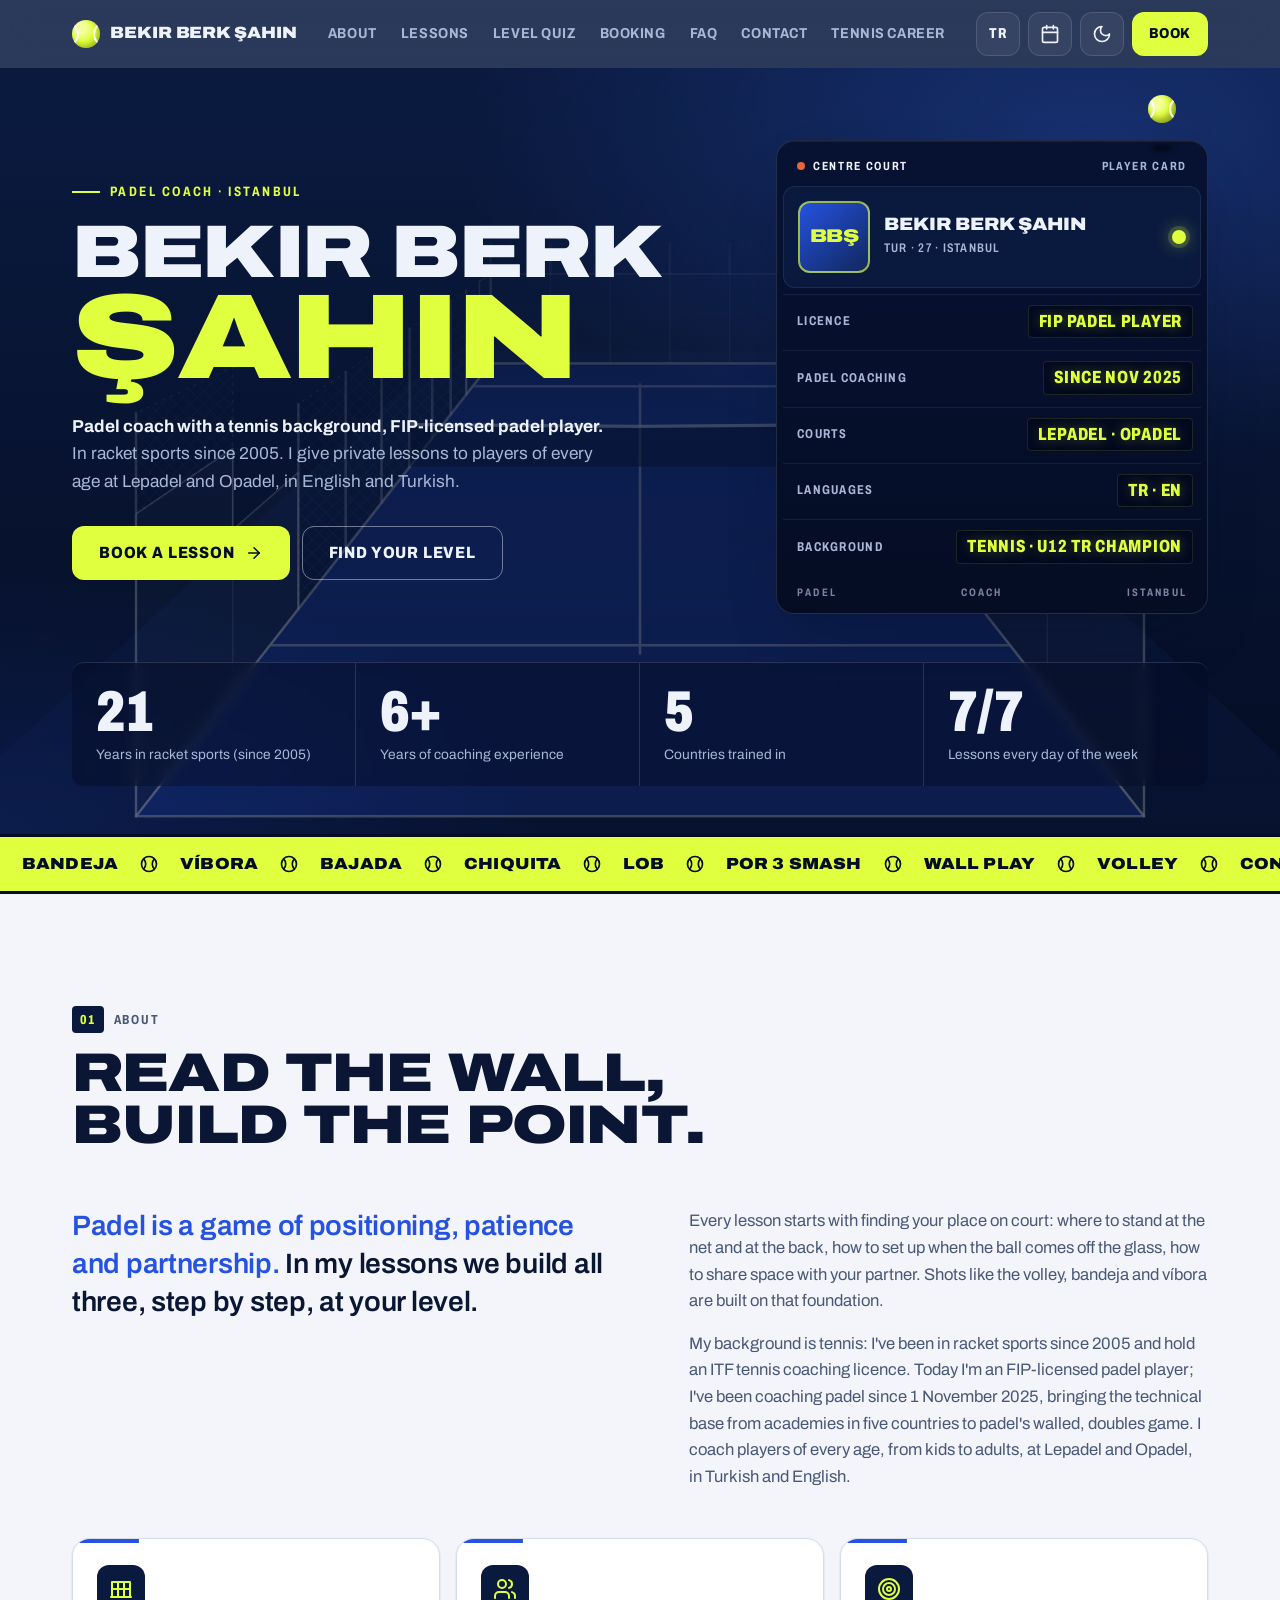
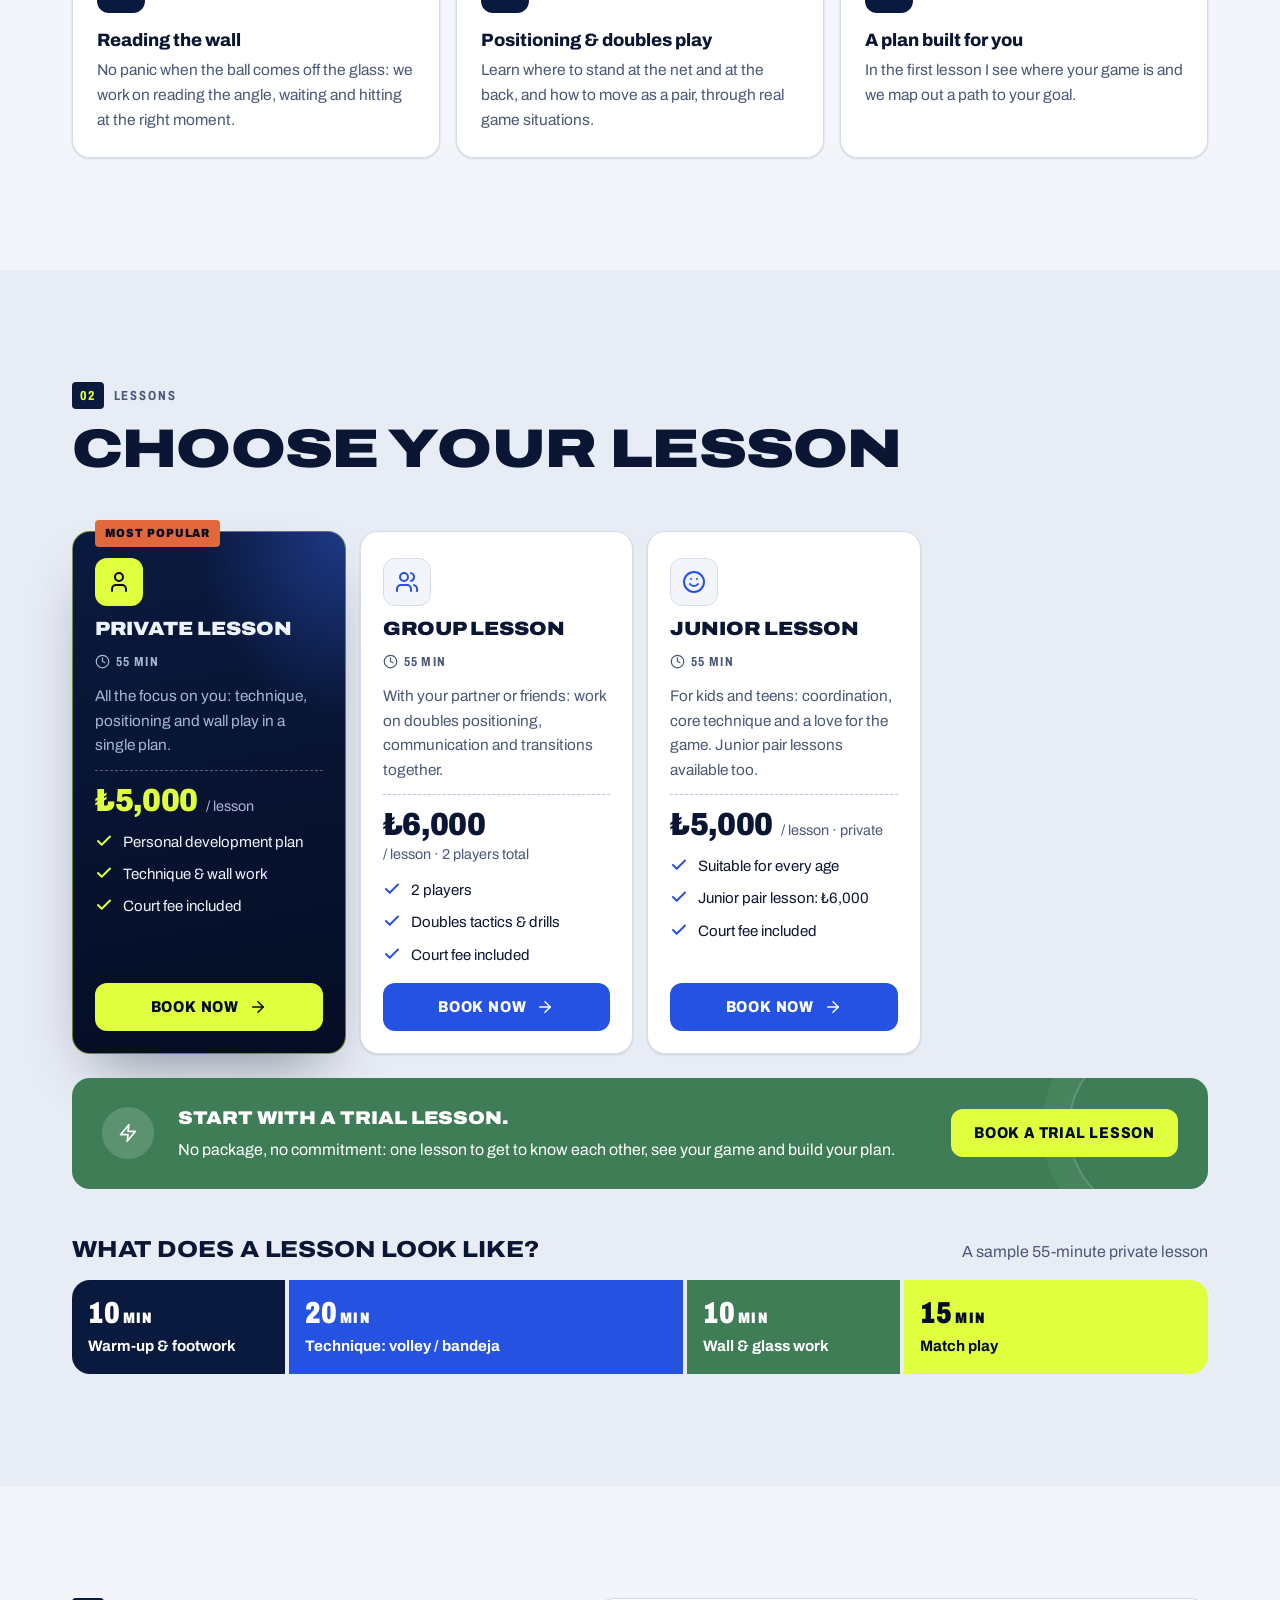
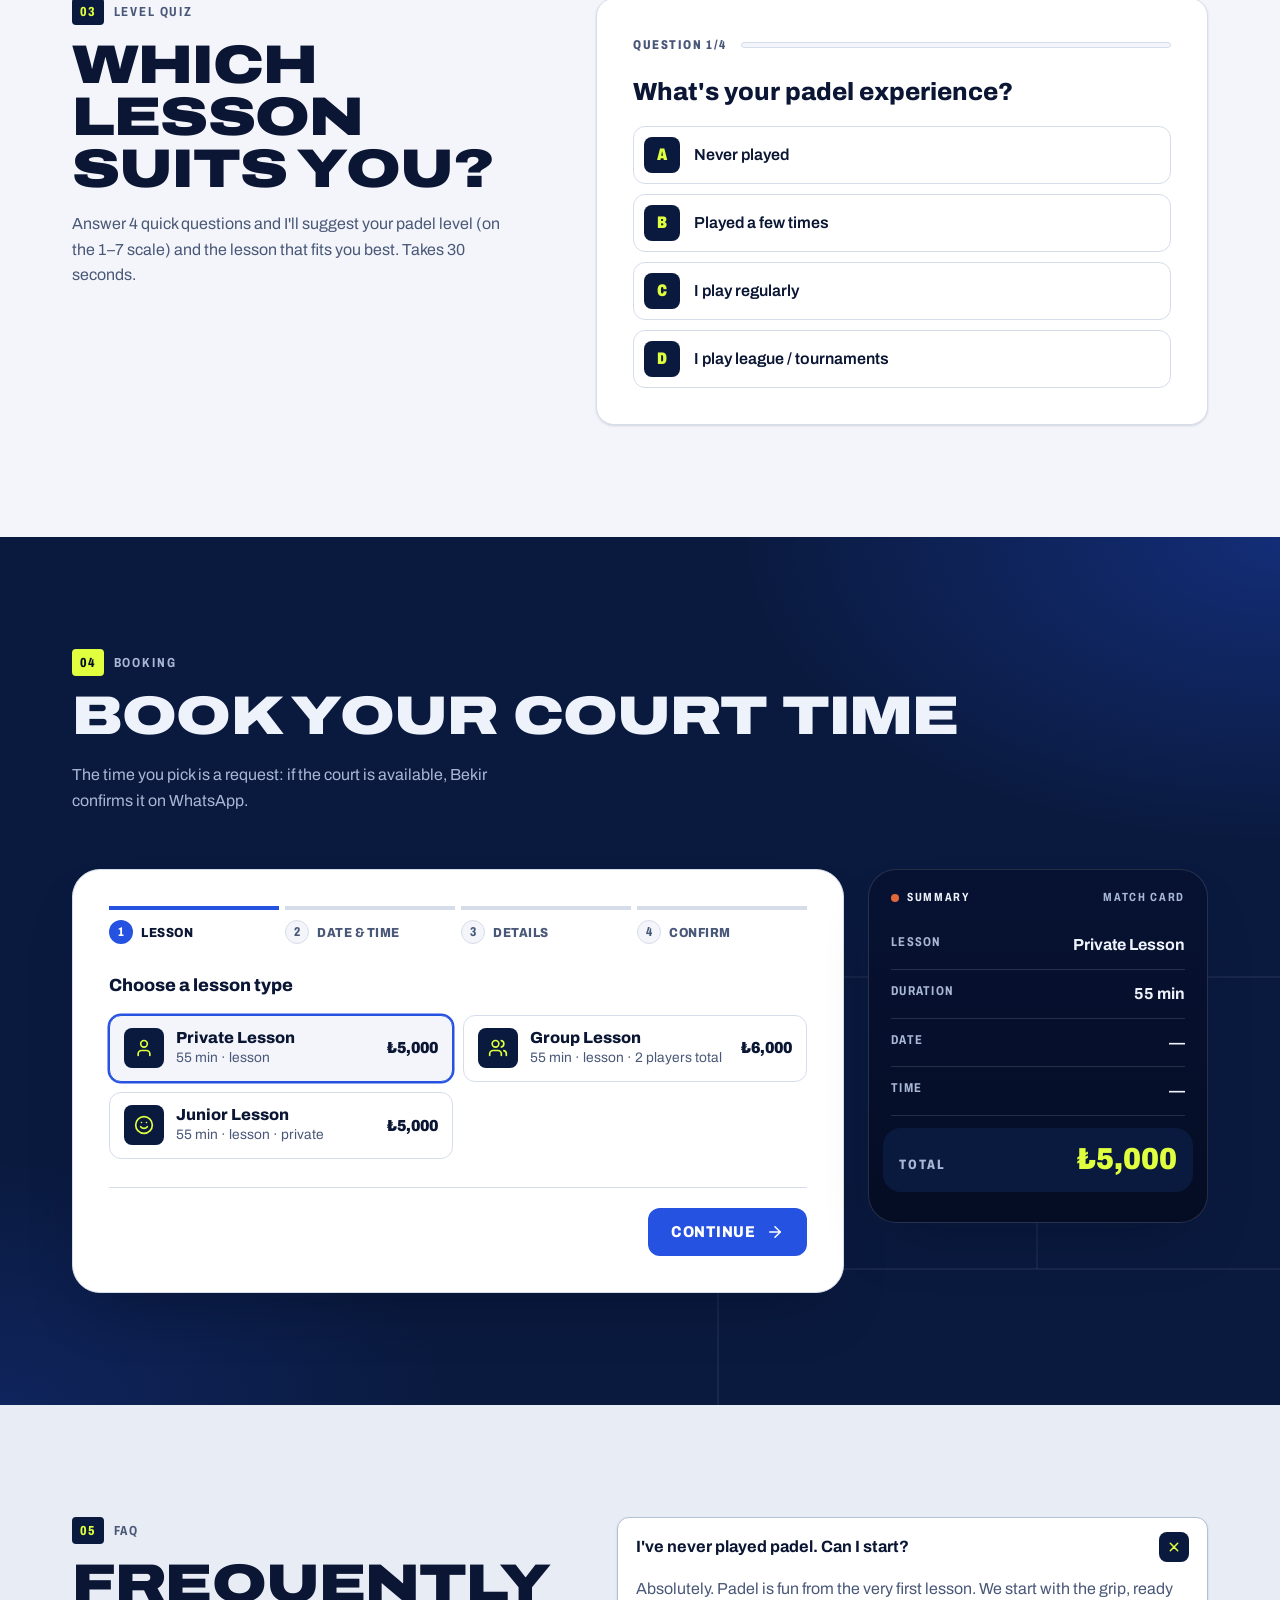
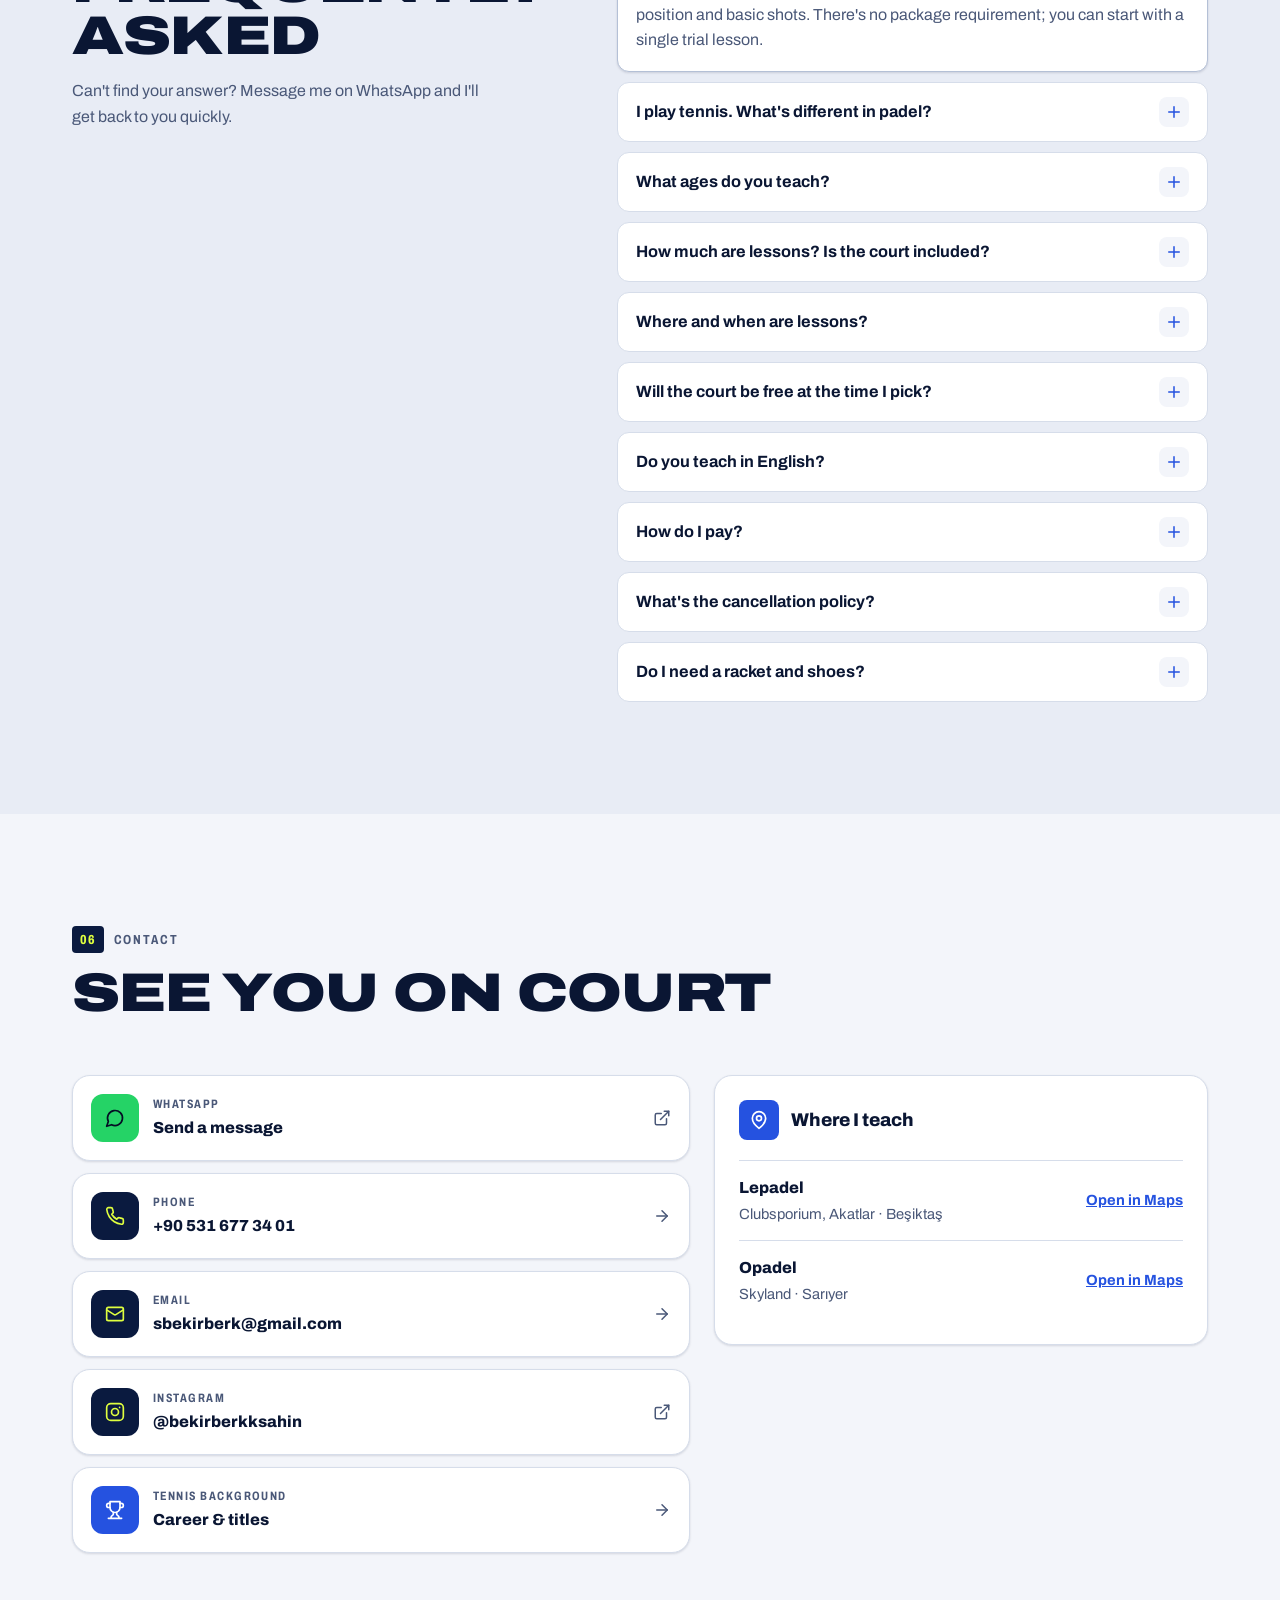
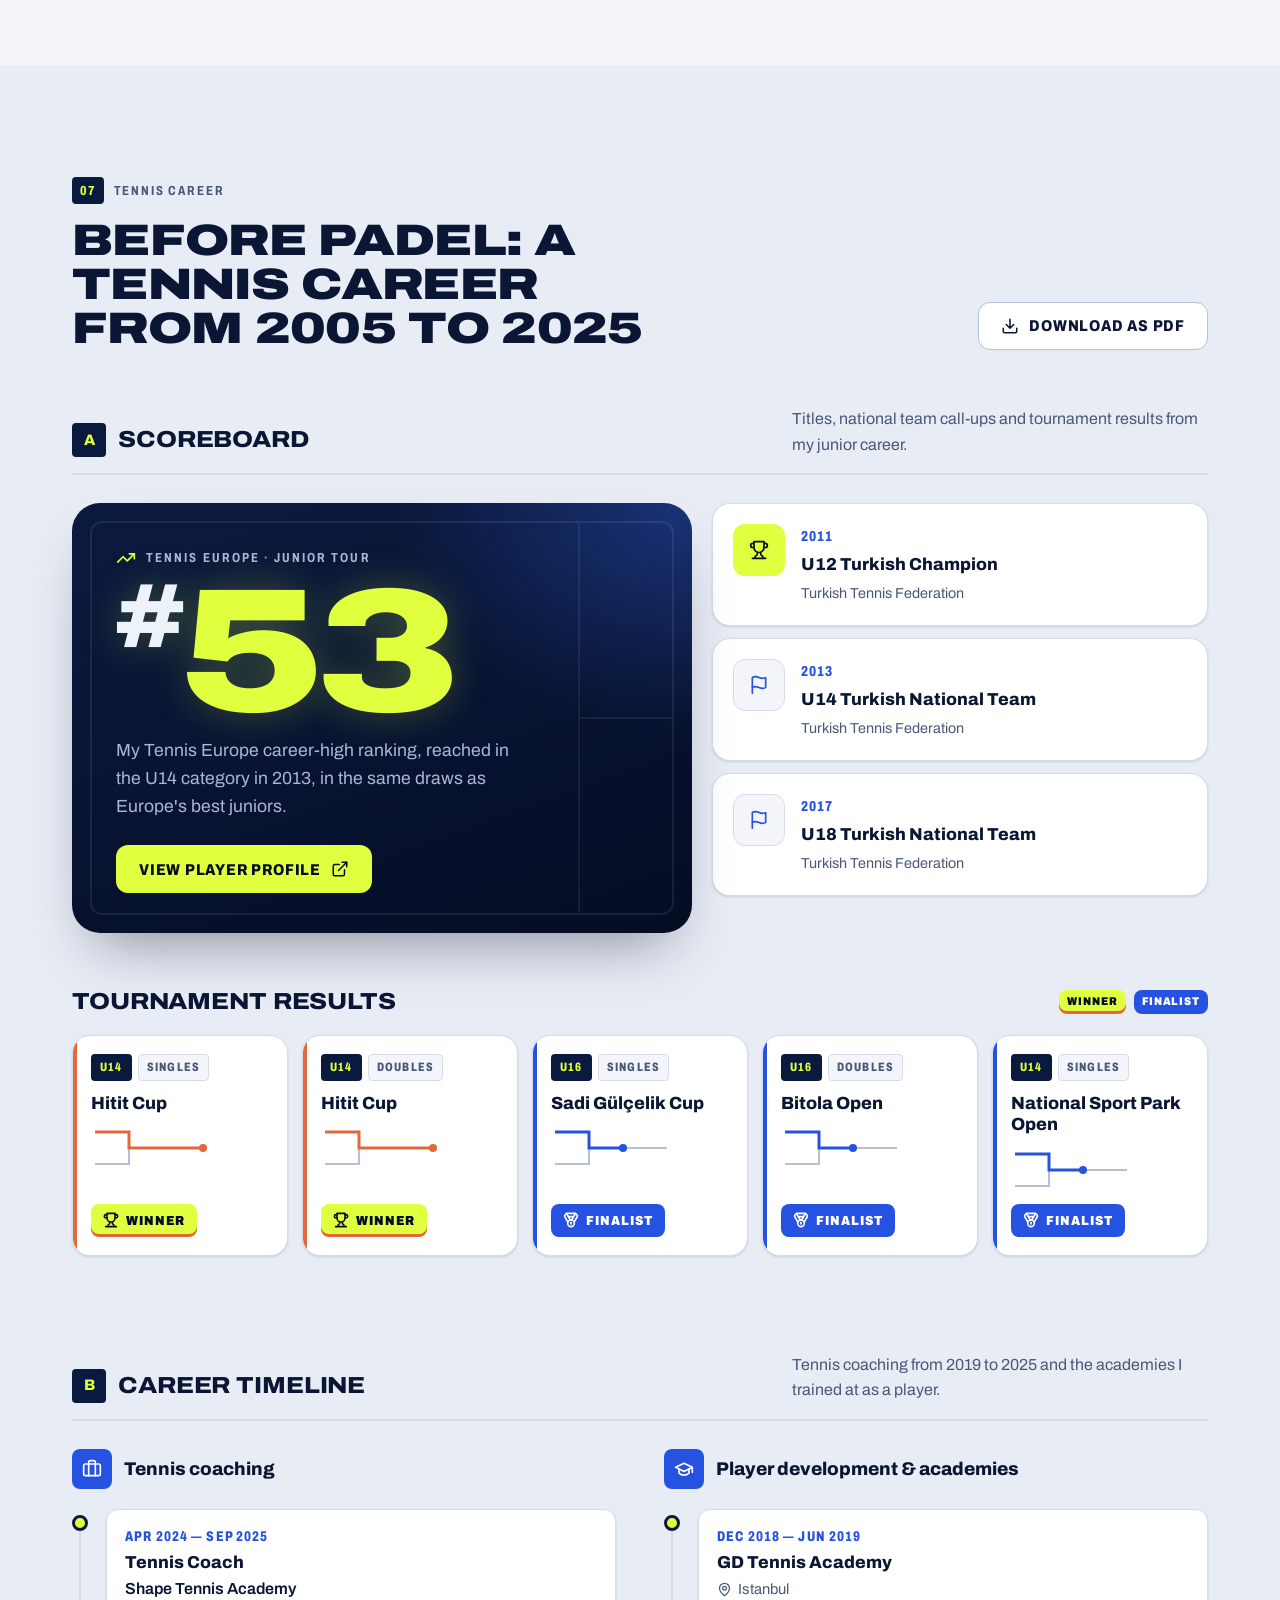
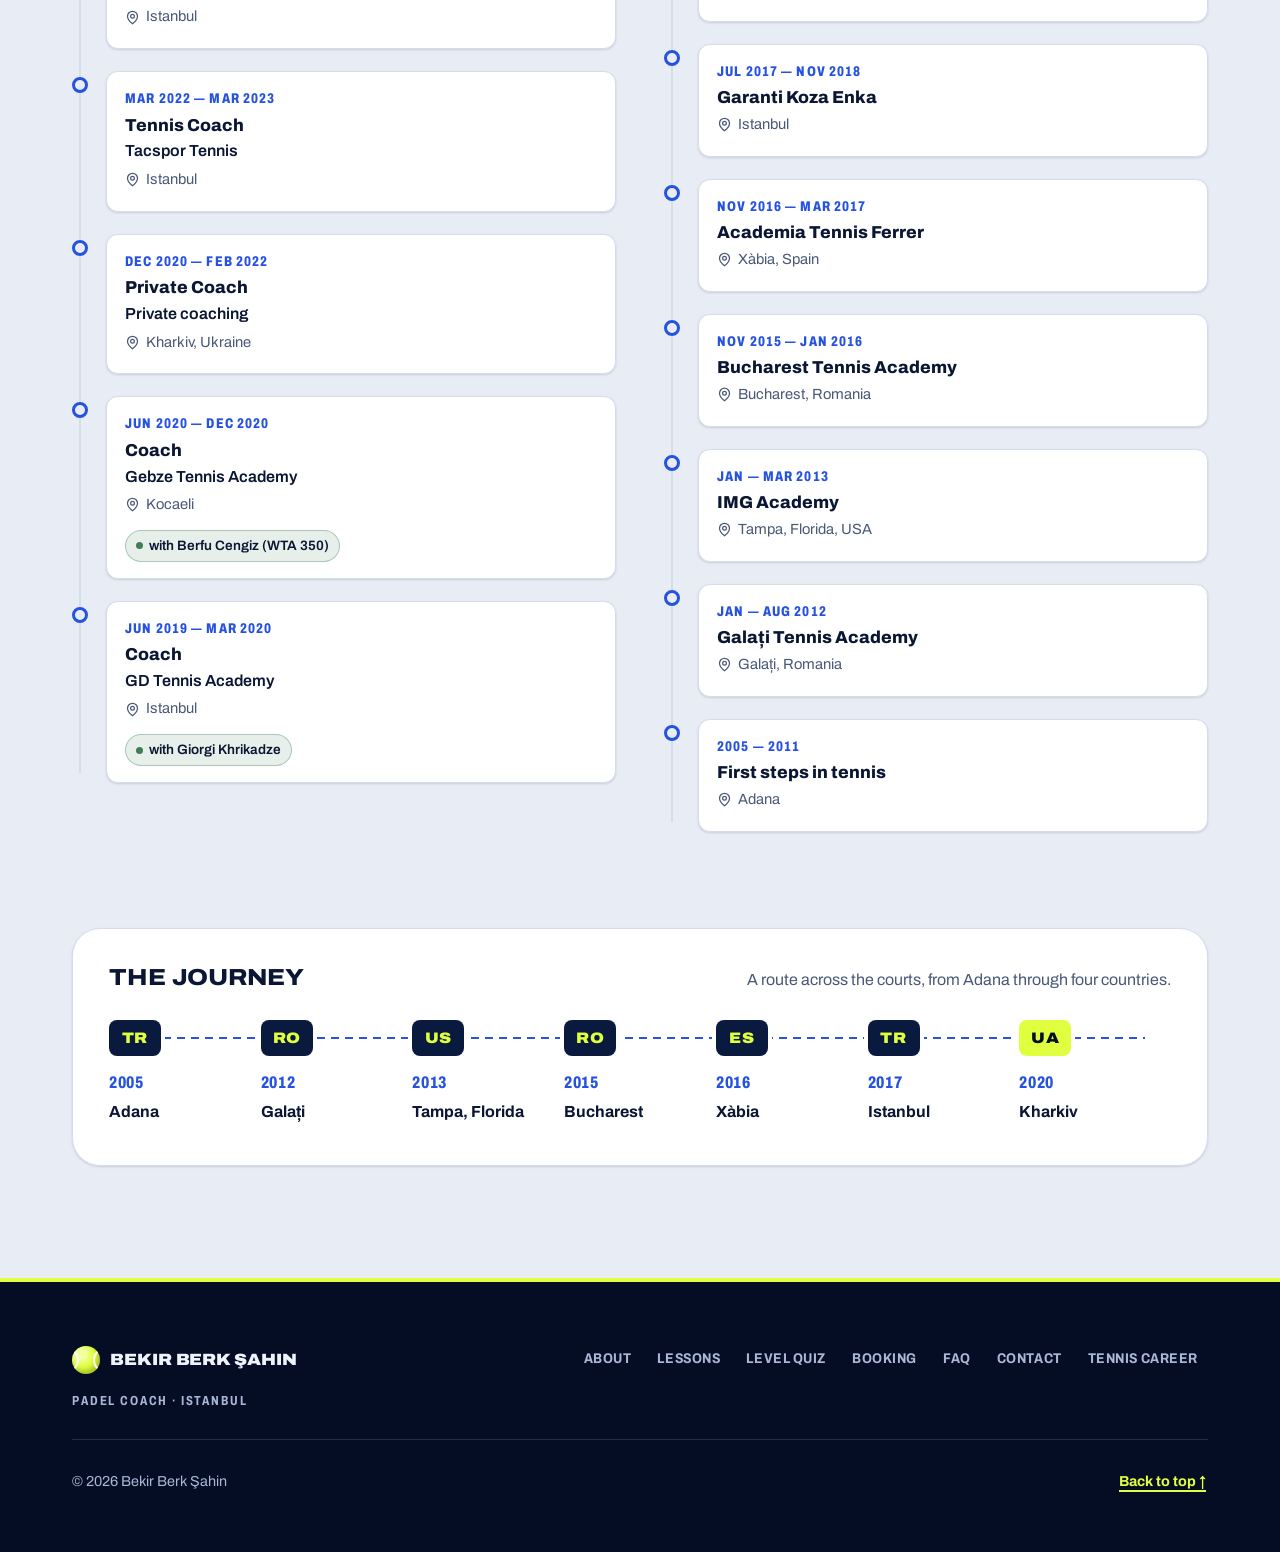
<file: en/index.html>
<!doctype html>
<html lang="en">
<head>
  <meta charset="utf-8">
  <meta name="viewport" content="width=device-width, initial-scale=1">
  <title>Bekir Berk Şahin — Padel Coach Istanbul | Private Padel Lessons</title>
  <meta name="description" content="Bekir Berk Şahin: padel coach with a tennis background and FIP-licensed padel player in Istanbul. Private, group and junior padel lessons at Lepadel and Opadel, in English and Turkish. Court fee included, book online.">
  <link rel="canonical" href="https://mustafazeydtarim.github.io/en/">
  <link rel="alternate" hreflang="tr" href="https://mustafazeydtarim.github.io/">
  <link rel="alternate" hreflang="en" href="https://mustafazeydtarim.github.io/en/">
  <link rel="alternate" hreflang="x-default" href="https://mustafazeydtarim.github.io/">
  <meta name="theme-color" content="#0A1A3F">
  <meta property="og:type" content="profile">
  <meta property="og:locale" content="en_GB">
  <meta property="og:site_name" content="Bekir Berk Şahin Padel">
  <meta property="og:title" content="Bekir Berk Şahin — Padel Coach · Istanbul">
  <meta property="og:description" content="Padel coach with a tennis background, FIP-licensed padel player. Private padel lessons for all ages in Istanbul, in English and Turkish. Book online.">
  <meta property="og:locale:alternate" content="tr_TR">
  <meta name="twitter:card" content="summary">
  <link rel="icon" href="data:image/svg+xml,%3Csvg xmlns='http://www.w3.org/2000/svg' viewBox='0 0 32 32'%3E%3Crect width='32' height='32' rx='7' fill='%230A1A3F'/%3E%3Ccircle cx='16' cy='16' r='10' fill='%23DFFF3F'/%3E%3Cpath d='M8.5 9.5c4 3.5 4 9.5 0 13M23.5 9.5c-4 3.5-4 9.5 0 13' fill='none' stroke='%230A1A3F' stroke-width='1.6'/%3E%3C/svg%3E">
  <link rel="preconnect" href="https://fonts.googleapis.com">
  <link rel="preconnect" href="https://fonts.gstatic.com" crossorigin>
  <link href="https://fonts.googleapis.com/css2?family=Archivo:wdth,wght@62..125,400..900&display=swap" rel="stylesheet">
  <link rel="stylesheet" href="../css/style.css">
  <script>
    // Theme: apply before first paint (prevents flashing)
    document.documentElement.classList.add("js");
    try { var t = localStorage.getItem("bbs-theme"); if (t === "dark" || t === "light") document.documentElement.dataset.theme = t; } catch (e) {}
  </script>
  <script type="application/ld+json">
  {
    "@context": "https://schema.org",
    "@type": "Person",
    "name": "Bekir Berk Şahin",
    "jobTitle": "Padel Coach",
    "description": "Padel coach with a tennis background and FIP-licensed padel player in Istanbul; former U14 and U18 Turkish national team tennis player.",
    "telephone": "+905316773401",
    "email": "mailto:sbekirberk@gmail.com",
    "address": { "@type": "PostalAddress", "addressLocality": "İstanbul", "addressCountry": "TR" },
    "knowsLanguage": ["tr", "en"],
    "hasCredential": [
      { "@type": "EducationalOccupationalCredential", "name": "FIP padel player licence" },
      { "@type": "EducationalOccupationalCredential", "name": "ITF tennis coaching licence" }
    ],
    "sameAs": ["https://instagram.com/bekirberkksahin", "https://te.tournamentsoftware.com/player-profile/A61FD868-8997-4549-AC13-B87F3E2C1921"],
    "award": [
      "U12 Turkish Tennis Champion (2011)",
      "U14 Turkish National Tennis Team (2013)",
      "U18 Turkish National Tennis Team (2017)",
      "Tennis Europe U14 career-high ranking: 53 (2013)",
      "Hitit Cup U14 singles and doubles winner"
    ],
    "alumniOf": [
      { "@type": "SportsOrganization", "name": "IMG Academy" },
      { "@type": "SportsOrganization", "name": "Academia Tennis Ferrer" },
      { "@type": "SportsOrganization", "name": "Garanti Koza Enka" }
    ],
    "knowsAbout": ["Padel", "Padel coaching", "Padel lessons", "Tennis", "Racket sports"]
  }
  </script>
</head>
<body>
  <a class="skip-link" href="#main">Skip to content</a>

  <!-- ============ NAV ============ -->
  <header class="nav navy" id="nav">
    <div class="container nav__inner">
      <a href="#top" class="brand" aria-label="Bekir Berk Şahin — home">
        <span class="ball-mark" aria-hidden="true"></span>
        <span class="brand__text"><span class="brand__full">Bekir Berk Şahin</span><span class="brand__short" aria-hidden="true">BBŞ</span></span>
      </a>
      <nav class="nav__links" id="navLinks" aria-label="Main menu">
        <a href="#hakkimda">About</a>
        <a href="#dersler">Lessons</a>
        <a href="#seviye">Level quiz</a>
        <a href="#rezervasyon">Booking</a>
        <a href="#sss">FAQ</a>
        <a href="#iletisim">Contact</a>
        <a href="#tenis">Tennis career</a>
      </nav>
      <div class="nav__actions">
        <a class="icon-btn lang-btn" href="../" hreflang="tr" lang="tr" aria-label="Türkçe sürüm">TR</a>
        <button class="icon-btn" id="myBookingsBtn" type="button" aria-label="My bookings">
          <svg class="i" aria-hidden="true"><use href="#i-calendar"/></svg>
          <span class="badge" id="bookingBadge" hidden>0</span>
        </button>
        <button class="icon-btn" id="themeToggle" type="button" aria-label="Dark/light theme">
          <svg class="i i--sun" aria-hidden="true"><use href="#i-sun"/></svg>
          <svg class="i i--moon" aria-hidden="true"><use href="#i-moon"/></svg>
        </button>
        <a href="#rezervasyon" class="btn btn--primary btn--sm nav__cta">Book</a>
        <button class="icon-btn nav__menu" id="menuBtn" type="button" aria-label="Open menu" aria-expanded="false" aria-controls="navLinks">
          <svg class="i i--open" aria-hidden="true"><use href="#i-menu"/></svg>
          <svg class="i i--close" aria-hidden="true"><use href="#i-x"/></svg>
        </button>
      </div>
    </div>
  </header>

  <main id="main">
    <!-- print only (PDF CV header) -->
    <div class="print-header" aria-hidden="true">
      <p class="print-header__name" id="printName">Bekir Berk Şahin — Padel Coach</p>
      <p id="printContact"></p>
      <p class="print-header__sub">Tennis career · 2005–2025</p>
    </div>

    <!-- ============ HERO ============ -->
    <section class="hero navy" id="top" aria-labelledby="hero-h">
      <div class="hero__court" aria-hidden="true">
        <!-- Perspective padel court: 10 × 20 m, back and side glass, mesh, service lines, net -->
        <svg viewBox="0 50 1200 570" preserveAspectRatio="xMidYMax meet" focusable="false">
          <defs>
            <linearGradient id="courtFade" x1="0" y1="0" x2="0" y2="1">
              <stop offset="0" stop-color="#fff" stop-opacity=".12"/>
              <stop offset=".32" stop-color="#fff" stop-opacity=".75"/>
              <stop offset="1" stop-color="#fff" stop-opacity="1"/>
            </linearGradient>
            <mask id="courtMask"><rect x="-600" y="50" width="2400" height="570" fill="url(#courtFade)"/></mask>
            <pattern id="courtMeshPat" width="9" height="9" patternUnits="userSpaceOnUse" patternTransform="rotate(45)">
              <path d="M0 0H9M0 0V9" fill="none" stroke="#fff" stroke-width=".9"/>
            </pattern>
          </defs>
          <g mask="url(#courtMask)">
            <polygon class="court-surround" points="-204.9,734.2 1404.9,734.2 783.1,167 416.9,167"/>
            <polygon class="court-surface" points="127.5,603.4 1072.5,603.4 740,178.8 460,178.8"/>
            <path class="court-lines" d="M460 178.8L740 178.8M127.5 603.4L1072.5 603.4M127.5 603.4L460 178.8M1072.5 603.4L740 178.8M253.1 443L946.9 443M443.2 200.3L756.8 200.3M600 443L600 200.3M600 450.8L600 443M600 200.3L600 198.7"/>
            <polygon class="court-glass" points="460,178.8 740,178.8 740,94.8 460,94.8"/>
            <polygon class="court-glass" points="127.5,603.4 127.5,319.9 218.2,258.5 218.2,334.9 279.7,280.9 279.7,409.1"/>
            <polygon class="court-glass" points="460,178.8 460,94.8 449.4,102 449.4,132.1 437.1,142.9 437.1,208.1"/>
            <polygon class="court-glass" points="1072.5,603.4 1072.5,319.9 981.8,258.5 981.8,334.9 920.3,280.9 920.3,409.1"/>
            <polygon class="court-glass" points="740,178.8 740,94.8 750.6,102 750.6,132.1 762.9,142.9 762.9,208.1"/>
            <path class="court-joints" d="M516 178.8L516 94.8M572 178.8L572 94.8M628 178.8L628 94.8M684 178.8L684 94.8M218.2 487.6L218.2 258.5M449.4 192.3L449.4 102M981.8 487.6L981.8 258.5M750.6 192.3L750.6 102"/>
            <polygon class="court-mesh" points="460,94.8 740,94.8 740,66.8 460,66.8"/>
            <polygon class="court-mesh" points="279.7,409.1 437.1,208.1 437.1,110.3 279.7,216.9"/>
            <polygon class="court-mesh" points="449.4,102 460,94.8 460,66.8 449.4,71.8"/>
            <polygon class="court-mesh" points="127.5,319.9 218.2,258.5 218.2,182.1 127.5,225.4"/>
            <polygon class="court-mesh" points="920.3,409.1 762.9,208.1 762.9,110.3 920.3,216.9"/>
            <polygon class="court-mesh" points="750.6,102 740,94.8 740,66.8 750.6,71.8"/>
            <polygon class="court-mesh" points="1072.5,319.9 981.8,258.5 981.8,182.1 1072.5,225.4"/>
            <path class="court-posts" d="M279.7 409.1L279.7 216.9M324.1 352.4L324.1 186.8M357.7 309.4L357.7 164.1M384 275.8L384 146.2M405.2 248.8L405.2 131.9M422.5 226.6L422.5 120.2M437.1 208.1L437.1 110.3M920.3 409.1L920.3 216.9M875.9 352.4L875.9 186.8M842.3 309.4L842.3 164.1M816 275.8L816 146.2M794.8 248.8L794.8 131.9M777.5 226.6L777.5 120.2M762.9 208.1L762.9 110.3M127.5 603.4L127.5 225.4M460 178.8L460 66.8M1072.5 603.4L1072.5 225.4M740 178.8L740 66.8M516 94.8L516 66.8M572 94.8L572 66.8M628 94.8L628 66.8M684 94.8L684 66.8"/>
            <polygon class="court-net" points="384,275.8 816,275.8 816,236.1 600,237.8 384,236.1"/>
            <path class="court-netband" d="M384 236.1L600 237.8L816 236.1"/>
          </g>
        </svg>
      </div>

      <div class="container hero__grid">
        <div class="hero__copy">
          <p class="hero__eyebrow" id="heroEyebrow">Padel Coach · Istanbul</p>
          <h1 class="hero__title" id="hero-h">
            <span class="hero__l1">Bekir Berk</span>
            <span class="hero__l2">Şahin</span>
          </h1>
          <p class="hero__lead">
            <strong>Padel coach with a tennis background, FIP-licensed padel player.</strong>
            In racket sports since 2005. I give private lessons to players of every age at Lepadel and Opadel, in English and Turkish.
          </p>
          <div class="hero__ctas">
            <a href="#rezervasyon" class="btn btn--primary btn--lg">Book a lesson <svg class="i" aria-hidden="true"><use href="#i-arrow"/></svg></a>
            <a href="#seviye" class="btn btn--outline btn--lg">Find your level</a>
          </div>
        </div>

        <aside class="scoreboard" aria-label="Player scoreboard">
          <span class="bounce-ball" aria-hidden="true"><span class="bounce-ball__ball"></span><span class="bounce-ball__shadow"></span></span>
          <div class="sb__head" aria-hidden="true">
            <span class="sb__live"><i></i>Centre court</span>
            <span>Player card</span>
          </div>
          <div class="sb__player">
            <div class="sb__portrait" id="portrait"><span class="sb__mono" id="monogram">BBŞ</span></div>
            <div class="sb__name">
              <strong>Bekir Berk Şahin</strong>
              <span id="sbSub">TUR · Padel Coach</span>
            </div>
            <span class="sb__serve" title="Serving" aria-hidden="true"></span>
          </div>
          <dl class="sb__rows" id="scoreboard"></dl>
          <p class="sb__foot" aria-hidden="true"><span>Padel</span><span>Coach</span><span>Istanbul</span></p>
        </aside>
      </div>

      <div class="container">
        <dl class="stats reveal" id="stats"></dl>
      </div>
    </section>

    <!-- ============ TICKER ============ -->
    <div class="ticker" aria-hidden="true">
      <div class="ticker__track" id="ticker"></div>
    </div>

    <!-- ============ HAKKIMDA ============ -->
    <section class="section" id="hakkimda" aria-labelledby="about-h">
      <div class="container">
        <div class="section__head reveal">
          <div>
            <p class="eyebrow"><b>01</b> About</p>
            <h2 id="about-h" class="h2">Read the wall,<br>build the point.</h2>
          </div>
        </div>
        <div class="about">
          <p class="about__lead reveal" id="aboutLead"></p>
          <div class="about__text reveal" id="aboutText"></div>
        </div>
        <div class="principles" id="principles"></div>
      </div>
    </section>

    <!-- ============ DERSLER ============ -->
    <section class="section section--alt" id="dersler" aria-labelledby="lessons-h">
      <div class="container">
        <div class="section__head reveal">
          <div>
            <p class="eyebrow"><b>04</b> Lessons</p>
            <h2 id="lessons-h" class="h2">Choose your lesson</h2>
          </div>
        </div>

        <div class="lessons" id="lessons"></div>

        <div class="trial-banner reveal">
          <div class="trial-banner__icon"><svg class="i" aria-hidden="true"><use href="#i-spark"/></svg></div>
          <div class="trial-banner__body">
            <strong id="trialTitle">Start with a trial lesson.</strong>
            <span id="trialText"></span>
          </div>
          <button class="btn btn--ball" type="button" id="trialBtn" data-book="birebir">Book a trial lesson</button>
        </div>

        <div class="flow reveal">
          <div class="flow__head">
            <h3 class="h3">What does a lesson look like?</h3>
            <p class="muted" id="flowTotal"></p>
          </div>
          <div class="flow__bar" id="flowBar" role="img"></div>
        </div>
      </div>
    </section>

    <!-- ============ SEVİYE TESTİ ============ -->
    <section class="section" id="seviye" aria-labelledby="quiz-h">
      <div class="container quiz-wrap">
        <div class="reveal">
          <p class="eyebrow"><b>05</b> Level quiz</p>
          <h2 id="quiz-h" class="h2">Which lesson suits you?</h2>
          <p class="muted quiz-wrap__lead">Answer 4 quick questions and I'll suggest your padel level (on the 1–7 scale) and the lesson that fits you best. Takes 30 seconds.</p>
        </div>
        <div class="quiz card reveal" id="quiz" aria-live="polite"></div>
      </div>
    </section>

    <!-- ============ REZERVASYON ============ -->
    <section class="section booking-section" id="rezervasyon" aria-labelledby="book-h">
      <div class="booking-section__lines" aria-hidden="true"></div>
      <div class="container">
        <div class="section__head navy reveal">
          <div>
            <p class="eyebrow"><b>06</b> Booking</p>
            <h2 id="book-h" class="h2">Book your court time</h2>
          </div>
          <p class="section__aside">The time you pick is a request: if the court is available, Bekir confirms it on WhatsApp.</p>
        </div>

        <div class="booking reveal">
          <div class="booking__main">
            <ol class="stepper" id="stepper" aria-label="Booking steps">
              <li data-step="1"><span>1</span> Lesson</li>
              <li data-step="2"><span>2</span> Date &amp; time</li>
              <li data-step="3"><span>3</span> Details</li>
              <li data-step="4"><span>4</span> Confirm</li>
            </ol>

            <!-- Step 1 -->
            <div class="step" data-panel="1">
              <fieldset>
                <legend class="step__title">Choose a lesson type</legend>
                <div class="choice-grid" id="lessonChoices"></div>
              </fieldset>
              <div class="step__nav">
                <span></span>
                <button class="btn btn--primary" type="button" data-next>Continue <svg class="i" aria-hidden="true"><use href="#i-arrow"/></svg></button>
              </div>
            </div>

            <!-- Step 2 -->
            <div class="step" data-panel="2" hidden>
              <div class="cal">
                <div class="cal__head">
                  <p class="step__title" id="calTitle">Pick a date</p>
                  <div class="cal__nav">
                    <button class="icon-btn" type="button" id="calPrev" aria-label="Previous week"><svg class="i" aria-hidden="true"><use href="#i-left"/></svg></button>
                    <button class="icon-btn" type="button" id="calNext" aria-label="Next week"><svg class="i" aria-hidden="true"><use href="#i-right"/></svg></button>
                  </div>
                </div>
                <div class="cal__week" id="calWeek" role="radiogroup" aria-label="Date"></div>
              </div>
              <p class="step__title mt">Pick a time</p>
              <div class="slots" id="slots" role="radiogroup" aria-label="Time"></div>
              <p class="legend"><span class="dot dot--free"></span> Can be requested <span class="dot dot--taken"></span> Closed / past</p>
              <div class="step__nav">
                <button class="btn btn--ghost" type="button" data-prev><svg class="i" aria-hidden="true"><use href="#i-left"/></svg> Back</button>
                <button class="btn btn--primary" type="button" data-next>Continue <svg class="i" aria-hidden="true"><use href="#i-arrow"/></svg></button>
              </div>
            </div>

            <!-- Step 3 -->
            <form class="step" data-panel="3" id="bookForm" novalidate hidden>
              <p class="step__title">Your contact details</p>
              <div class="form-grid">
                <div class="field">
                  <label for="fName">Full name <span class="req" aria-hidden="true">*</span></label>
                  <input id="fName" name="name" autocomplete="name" required minlength="3">
                  <p class="field__err" id="fName-err"></p>
                </div>
                <div class="field">
                  <label for="fPhone">Phone <span class="req" aria-hidden="true">*</span></label>
                  <input id="fPhone" name="phone" type="tel" inputmode="tel" autocomplete="tel" placeholder="+90 5XX XXX XX XX" required>
                  <p class="field__err" id="fPhone-err"></p>
                </div>
                <div class="field">
                  <label for="fEmail">Email <span class="opt">(optional)</span></label>
                  <input id="fEmail" name="email" type="email" autocomplete="email">
                  <p class="field__err" id="fEmail-err"></p>
                </div>
                <div class="field">
                  <label for="fLevel">Level</label>
                  <select id="fLevel" name="level">
                    <option>Never played</option>
                    <option>Beginner (1–2)</option>
                    <option>Improver (2.5–3.5)</option>
                    <option>Intermediate-advanced (4–5)</option>
                    <option>Advanced / competitive (5.5+)</option>
                    <option>Switching from tennis</option>
                  </select>
                </div>
                <div class="field field--full">
                  <label for="fLoc">Preferred court</label>
                  <select id="fLoc" name="location"></select>
                </div>
                <div class="field field--full">
                  <label for="fNote">Note <span class="opt">(your goal, partner, injury history, etc.)</span></label>
                  <textarea id="fNote" name="note" rows="3"></textarea>
                </div>
                <div class="field field--full">
                  <label class="check">
                    <input type="checkbox" id="fKvkk" name="kvkk" required>
                    <span>I agree that my personal data is used only to organise lessons (KVKK / GDPR).</span>
                  </label>
                  <p class="field__err" id="fKvkk-err"></p>
                </div>
              </div>
              <div class="step__nav">
                <button class="btn btn--ghost" type="button" data-prev><svg class="i" aria-hidden="true"><use href="#i-left"/></svg> Back</button>
                <button class="btn btn--primary" type="submit" id="submitBtn"><span>Send lesson request</span></button>
              </div>
            </form>

            <!-- Step 4 -->
            <div class="step step--done" data-panel="4" hidden tabindex="-1">
              <div class="done__check" aria-hidden="true"><svg class="i"><use href="#i-check"/></svg></div>
              <h3 class="h3">Request received!</h3>
              <p class="muted">Your booking code: <strong class="code" id="doneCode"></strong></p>
              <p class="muted">Last step: send your request on WhatsApp. If the court is available, Bekir will confirm within a few hours.</p>
              <div class="done__actions">
                <a class="btn btn--wa" id="waLink" href="#" target="_blank" rel="noopener"><svg class="i" aria-hidden="true"><use href="#i-chat"/></svg> Send via WhatsApp</a>
                <button class="btn btn--ghost" type="button" id="icsBtn"><svg class="i" aria-hidden="true"><use href="#i-calplus"/></svg> Add to calendar</button>
                <a class="btn btn--ghost" id="mailLink" href="#"><svg class="i" aria-hidden="true"><use href="#i-mail"/></svg> Email</a>
              </div>
              <button class="link-btn" type="button" id="newBooking">Make another booking</button>
            </div>
          </div>

          <aside class="summary navy" aria-label="Booking summary">
            <p class="summary__title"><span class="sb__live"><i></i>Summary</span><span>Match card</span></p>
            <dl class="summary__list" id="summary"></dl>
            <div class="summary__total">
              <span>Total</span>
              <strong id="sumTotal">—</strong>
            </div>
            <p class="summary__hint" id="sumHint"></p>
          </aside>
        </div>
      </div>
    </section>

    <!-- ============ TESTIMONIALS (hidden if empty) ============ -->
    <section class="section" id="yorumlar" aria-labelledby="t-h">
      <div class="container">
        <div class="section__head reveal">
          <div>
            <p class="eyebrow"><b>07</b> Students</p>
            <h2 id="t-h" class="h2">What changed on court?</h2>
          </div>
        </div>
        <div class="testimonials" id="testimonials"></div>
      </div>
    </section>

    <!-- ============ SSS ============ -->
    <section class="section section--alt" id="sss" aria-labelledby="faq-h">
      <div class="container faq-wrap">
        <div class="reveal">
          <p class="eyebrow"><b>08</b> FAQ</p>
          <h2 id="faq-h" class="h2">Frequently asked</h2>
          <p class="muted faq-wrap__lead">Can't find your answer? Message me on WhatsApp and I'll get back to you quickly.</p>
        </div>
        <div class="faq" id="faq"></div>
      </div>
    </section>

    <!-- ============ İLETİŞİM ============ -->
    <section class="section" id="iletisim" aria-labelledby="c-h">
      <div class="container">
        <div class="section__head reveal">
          <div>
            <p class="eyebrow"><b>09</b> Contact</p>
            <h2 id="c-h" class="h2">See you on court</h2>
          </div>
        </div>
        <div class="contact">
          <div class="contact__cards" id="contactCards"></div>
          <div class="locations card reveal">
            <h3 class="cv__label"><span class="cv__icon"><svg class="i" aria-hidden="true"><use href="#i-pin"/></svg></span> Where I teach</h3>
            <ul id="locations"></ul>
          </div>
        </div>
      </div>
    </section>

    <!-- ============ TENNIS CAREER (last section) ============ -->
    <section class="section section--alt tenis" id="tenis" aria-labelledby="tenis-h">
      <div class="container tenis__inner">
        <div class="section__head tenis__head reveal">
          <div>
            <p class="eyebrow"><b>07</b> Tennis career</p>
            <h2 id="tenis-h" class="h2"><span id="tennisIntro">Before padel: a tennis career from 2005 to 2025</span></h2>
          </div>
          <button class="btn btn--ghost no-print" id="printCv" type="button">
            <svg class="i" aria-hidden="true"><use href="#i-download"/></svg> Download as PDF
          </button>
        </div>

        <div class="tenis__block" id="basarilar">
          <div class="tenis__blockhead reveal">
            <h3 class="h3 tenis__title"><span class="tenis__num" aria-hidden="true">A</span> Scoreboard</h3>
            <p class="section__aside muted">Titles, national team call-ups and tournament results from my junior career.</p>
          </div>

          <div class="honours-grid">
            <article class="rank-card navy reveal" aria-labelledby="rank-h">
              <div class="rank-card__lines" aria-hidden="true"></div>
              <p class="rank-card__label"><svg class="i" aria-hidden="true"><use href="#i-trend"/></svg> Tennis Europe · Junior Tour</p>
              <h4 class="rank-card__title" id="rank-h"><span class="sr-only">Tennis Europe career-high ranking: </span><span class="rank-card__hash" aria-hidden="true">#</span><span id="rankHigh">53</span></h4>
              <p class="rank-card__text">My Tennis Europe career-high ranking, reached in the U14 category in 2013, in the same draws as Europe's best juniors.</p>
              <a class="btn btn--primary no-print" id="profileLink" href="#" target="_blank" rel="noopener">View player profile <svg class="i" aria-hidden="true"><use href="#i-external"/></svg><span class="sr-only">(opens in a new tab)</span></a>
            </article>
            <ul class="honours" id="honours"></ul>
          </div>

          <div class="results-wrap">
            <div class="results-wrap__head">
              <h4 class="h3">Tournament results</h4>
              <p class="legend-badges muted"><span class="result-badge result-badge--win result-badge--xs">Winner</span> <span class="result-badge result-badge--final result-badge--xs">Finalist</span></p>
            </div>
            <ul class="draws" id="results"></ul>
          </div>
        </div>

        <div class="tenis__block" id="ozgecmis">
          <div class="tenis__blockhead reveal">
            <h3 class="h3 tenis__title"><span class="tenis__num" aria-hidden="true">B</span> Career timeline</h3>
            <p class="section__aside muted">Tennis coaching from 2019 to 2025 and the academies I trained at as a player.</p>
          </div>
          <div class="cv">
            <div class="cv__col">
              <h4 class="cv__label"><span class="cv__icon"><svg class="i" aria-hidden="true"><use href="#i-briefcase"/></svg></span> Tennis coaching</h4>
              <ol class="timeline" id="work"></ol>
            </div>
            <div class="cv__col">
              <h4 class="cv__label"><span class="cv__icon"><svg class="i" aria-hidden="true"><use href="#i-cap"/></svg></span> Player development &amp; academies</h4>
              <ol class="timeline" id="education"></ol>
            </div>
          </div>
        </div>

        <div class="journey-wrap tenis__journey reveal">
          <div class="journey-wrap__head">
            <h3 class="h3">The journey</h3>
            <p class="muted">A route across the courts, from Adana through four countries.</p>
          </div>
          <ol class="journey" id="journey"></ol>
        </div>
      </div>
    </section>
  </main>

  <footer class="footer navy">
    <div class="container footer__inner">
      <div class="footer__brand">
        <a href="#top" class="brand" aria-label="Bekir Berk Şahin — back to top">
          <span class="ball-mark" aria-hidden="true"></span>
          <span class="brand__text"><span class="brand__full">Bekir Berk Şahin</span></span>
        </a>
        <p class="footer__tag">Padel Coach · Istanbul</p>
      </div>
      <nav class="footer__nav" aria-label="Footer menu">
        <a href="#hakkimda">About</a>
        <a href="#dersler">Lessons</a>
        <a href="#seviye">Level quiz</a>
        <a href="#rezervasyon">Booking</a>
        <a href="#sss">FAQ</a>
        <a href="#iletisim">Contact</a>
        <a href="#tenis">Tennis career</a>
      </nav>
      <div class="footer__bottom">
        <p>© <span id="year"></span> Bekir Berk Şahin</p>
        <a href="#top" class="link-btn">Back to top ↑</a>
      </div>
    </div>
  </footer>

  <!-- Mobile sticky CTA -->
  <div class="mobile-cta" id="mobileCta">
    <a class="btn btn--wa btn--icon" id="mobileWa" href="#" target="_blank" rel="noopener" aria-label="Message on WhatsApp"><svg class="i" aria-hidden="true"><use href="#i-chat"/></svg></a>
    <a href="#rezervasyon" class="btn btn--ball">Book a lesson <svg class="i" aria-hidden="true"><use href="#i-arrow"/></svg></a>
  </div>

  <!-- My bookings -->
  <dialog class="dialog" id="bookingsDialog" aria-labelledby="bd-h">
    <div class="dialog__head">
      <h2 id="bd-h" class="h3">My bookings</h2>
      <button class="icon-btn" type="button" data-close aria-label="Close"><svg class="i" aria-hidden="true"><use href="#i-x"/></svg></button>
    </div>
    <div id="bookingsList"></div>
    <p class="dialog__foot muted">Bookings are stored on this device.</p>
  </dialog>

  <div class="toast" id="toast" role="status" aria-live="polite"></div>

  <!-- ============ ICONS (Lucide style, stroke 2) ============ -->
  <svg class="sprite" width="0" height="0" style="position:absolute" aria-hidden="true" focusable="false">
    <defs>
      <symbol id="i-arrow" viewBox="0 0 24 24"><path d="M5 12h14"/><path d="m12 5 7 7-7 7"/></symbol>
      <symbol id="i-left" viewBox="0 0 24 24"><path d="m15 18-6-6 6-6"/></symbol>
      <symbol id="i-right" viewBox="0 0 24 24"><path d="m9 18 6-6-6-6"/></symbol>
      <symbol id="i-calendar" viewBox="0 0 24 24"><rect width="18" height="18" x="3" y="4" rx="2"/><path d="M16 2v4M8 2v4M3 10h18"/></symbol>
      <symbol id="i-calplus" viewBox="0 0 24 24"><path d="M21 13V6a2 2 0 0 0-2-2H5a2 2 0 0 0-2 2v14a2 2 0 0 0 2 2h8"/><path d="M16 2v4M8 2v4M3 10h18M19 16v6M16 19h6"/></symbol>
      <symbol id="i-clock" viewBox="0 0 24 24"><circle cx="12" cy="12" r="10"/><path d="M12 6v6l4 2"/></symbol>
      <symbol id="i-pin" viewBox="0 0 24 24"><path d="M20 10c0 6-8 12-8 12s-8-6-8-12a8 8 0 0 1 16 0Z"/><circle cx="12" cy="10" r="3"/></symbol>
      <symbol id="i-phone" viewBox="0 0 24 24"><path d="M22 16.92v3a2 2 0 0 1-2.18 2 19.79 19.79 0 0 1-8.63-3.07 19.5 19.5 0 0 1-6-6 19.79 19.79 0 0 1-3.07-8.67A2 2 0 0 1 4.11 2h3a2 2 0 0 1 2 1.72 12.84 12.84 0 0 0 .7 2.81 2 2 0 0 1-.45 2.11L8.09 9.91a16 16 0 0 0 6 6l1.27-1.27a2 2 0 0 1 2.11-.45 12.84 12.84 0 0 0 2.81.7A2 2 0 0 1 22 16.92z"/></symbol>
      <symbol id="i-mail" viewBox="0 0 24 24"><rect width="20" height="16" x="2" y="4" rx="2"/><path d="m22 7-8.97 5.7a1.94 1.94 0 0 1-2.06 0L2 7"/></symbol>
      <symbol id="i-chat" viewBox="0 0 24 24"><path d="M7.9 20A9 9 0 1 0 4 16.1L2 22Z"/></symbol>
      <symbol id="i-check" viewBox="0 0 24 24"><path d="M20 6 9 17l-5-5"/></symbol>
      <symbol id="i-sun" viewBox="0 0 24 24"><circle cx="12" cy="12" r="4"/><path d="M12 2v2M12 20v2m-7.07-17.07 1.41 1.41m11.32 11.32 1.41 1.41M2 12h2m16 0h2M6.34 17.66l-1.41 1.41M19.07 4.93l-1.41 1.41"/></symbol>
      <symbol id="i-moon" viewBox="0 0 24 24"><path d="M12 3a6 6 0 0 0 9 9 9 9 0 1 1-9-9Z"/></symbol>
      <symbol id="i-trophy" viewBox="0 0 24 24"><path d="M6 9H4.5a2.5 2.5 0 0 1 0-5H6M18 9h1.5a2.5 2.5 0 0 0 0-5H18M4 22h16M10 14.66V17c0 .55-.47.98-.97 1.21C7.85 18.75 7 20.24 7 22M14 14.66V17c0 .55.47.98.97 1.21C16.15 18.75 17 20.24 17 22"/><path d="M18 2H6v7a6 6 0 0 0 12 0V2Z"/></symbol>
      <symbol id="i-award" viewBox="0 0 24 24"><circle cx="12" cy="8" r="6"/><path d="M15.477 12.89 17 22l-5-3-5 3 1.523-9.11"/></symbol>
      <symbol id="i-medal" viewBox="0 0 24 24"><path d="M7.21 15 2.66 7.14a2 2 0 0 1 .13-2.2L4.4 2.8A2 2 0 0 1 6 2h12a2 2 0 0 1 1.6.8l1.6 2.14a2 2 0 0 1 .14 2.2L16.79 15"/><path d="M11 12 5.12 2.2M13 12l5.88-9.8M8 7h8"/><circle cx="12" cy="17" r="5"/><path d="M12 18v-2h-.5"/></symbol>
      <symbol id="i-flag" viewBox="0 0 24 24"><path d="M4 15s1-1 4-1 5 2 8 2 4-1 4-1V3s-1 1-4 1-5-2-8-2-4 1-4 1z"/><path d="M4 22v-7"/></symbol>
      <symbol id="i-external" viewBox="0 0 24 24"><path d="M15 3h6v6"/><path d="M10 14 21 3"/><path d="M18 13v6a2 2 0 0 1-2 2H5a2 2 0 0 1-2-2V8a2 2 0 0 1 2-2h6"/></symbol>
      <symbol id="i-cap" viewBox="0 0 24 24"><path d="M22 10v6M2 10l10-5 10 5-10 5z"/><path d="M6 12v5c3 3 9 3 12 0v-5"/></symbol>
      <symbol id="i-briefcase" viewBox="0 0 24 24"><path d="M16 20V4a2 2 0 0 0-2-2h-4a2 2 0 0 0-2 2v16"/><rect width="20" height="14" x="2" y="6" rx="2"/></symbol>
      <symbol id="i-globe" viewBox="0 0 24 24"><circle cx="12" cy="12" r="10"/><path d="M2 12h20M12 2a15.3 15.3 0 0 1 4 10 15.3 15.3 0 0 1-4 10 15.3 15.3 0 0 1-4-10 15.3 15.3 0 0 1 4-10z"/></symbol>
      <symbol id="i-user" viewBox="0 0 24 24"><path d="M19 21v-2a4 4 0 0 0-4-4H9a4 4 0 0 0-4 4v2"/><circle cx="12" cy="7" r="4"/></symbol>
      <symbol id="i-users" viewBox="0 0 24 24"><path d="M16 21v-2a4 4 0 0 0-4-4H6a4 4 0 0 0-4 4v2"/><circle cx="9" cy="7" r="4"/><path d="M22 21v-2a4 4 0 0 0-3-3.87M16 3.13a4 4 0 0 1 0 7.75"/></symbol>
      <symbol id="i-group" viewBox="0 0 24 24"><rect width="18" height="18" x="3" y="3" rx="2"/><path d="M3 12h18"/><circle cx="8" cy="7.5" r="1.6"/><circle cx="16" cy="7.5" r="1.6"/><circle cx="8" cy="16.5" r="1.6"/><circle cx="16" cy="16.5" r="1.6"/></symbol>
      <symbol id="i-wall" viewBox="0 0 24 24"><path d="M3 20V5h18v15"/><path d="M2 20h20M9 5v15M15 5v15M3 12h18"/></symbol>
      <symbol id="i-smile" viewBox="0 0 24 24"><circle cx="12" cy="12" r="10"/><path d="M8 14s1.5 2 4 2 4-2 4-2M9 9h.01M15 9h.01"/></symbol>
      <symbol id="i-target" viewBox="0 0 24 24"><circle cx="12" cy="12" r="10"/><circle cx="12" cy="12" r="6"/><circle cx="12" cy="12" r="2"/></symbol>
      <symbol id="i-trend" viewBox="0 0 24 24"><path d="M22 7 13.5 15.5 8.5 10.5 2 17"/><path d="M16 7h6v6"/></symbol>
      <symbol id="i-spark" viewBox="0 0 24 24"><path d="M13 2 3 14h9l-1 8 10-12h-9l1-8z"/></symbol>
      <symbol id="i-ball" viewBox="0 0 24 24"><circle cx="12" cy="12" r="10"/><path d="M5 5.5c3.5 3.5 3.5 9.5 0 13M19 5.5c-3.5 3.5-3.5 9.5 0 13"/></symbol>
      <symbol id="i-download" viewBox="0 0 24 24"><path d="M21 15v4a2 2 0 0 1-2 2H5a2 2 0 0 1-2-2v-4"/><path d="m7 10 5 5 5-5M12 15V3"/></symbol>
      <symbol id="i-x" viewBox="0 0 24 24"><path d="M18 6 6 18M6 6l12 12"/></symbol>
      <symbol id="i-menu" viewBox="0 0 24 24"><path d="M4 12h16M4 6h16M4 18h16"/></symbol>
      <symbol id="i-plus" viewBox="0 0 24 24"><path d="M12 5v14M5 12h14"/></symbol>
      <symbol id="i-star" viewBox="0 0 24 24"><path d="M12 2l3.09 6.26L22 9.27l-5 4.87 1.18 6.88L12 17.77l-6.18 3.25L7 14.14 2 9.27l6.91-1.01L12 2z"/></symbol>
      <symbol id="i-insta" viewBox="0 0 24 24"><rect width="20" height="20" x="2" y="2" rx="5"/><circle cx="12" cy="12" r="4.2"/><path d="M17.5 6.5h.01"/></symbol>
      <symbol id="i-trash" viewBox="0 0 24 24"><path d="M3 6h18M19 6v14c0 1-1 2-2 2H7c-1 0-2-1-2-2V6M8 6V4c0-1 1-2 2-2h4c1 0 2 1 2 2v2"/></symbol>
    </defs>
  </svg>

  <script src="../js/data.en.js"></script>
  <script src="../js/app.js"></script>
</body>
</html>
</file>
<file: css/style.css>
/* =========================================================
   Bekir Berk Şahin — Padel
   Tema: "hard court / Grand Slam skorbordu" (padel kortu + cam duvarlar)
   Lacivert stadyum · kort mavisi · optik top sarısı · toprak (az) · dış kort yeşili (az)
   ========================================================= */

:root {
  /* Marka (temadan bağımsız) */
  --navy-950: #050D24;
  --navy-900: #0A1A3F;
  --navy-800: #11275C;
  --court: #2552E0;
  --blue-500: #3B6BF5;
  --ball: #DFFF3F;
  --ball-hover: #EBFF7A;
  --clay: #E2683C;
  --green: #3E7D55;
  --wa: #25D366;

  /* Semantik — açık tema */
  --bg: #F3F5FA;
  --bg-alt: #E8ECF5;
  --surface: #FFFFFF;
  --surface-2: #F3F5FA;
  --text: #0A1633;
  --muted: #4A5878;
  --line: #D6DDEA;
  --line-strong: #B4C0D6;
  --primary: var(--court);
  --primary-hover: #1C44C4;
  --on-primary: #FFFFFF;
  --accent: var(--court);
  --chip-bg: var(--navy-900);
  --chip-text: var(--ball);
  --focus: var(--court);
  --danger: #B42318;
  --success: #1E7A45;
  --booking-bg: var(--navy-900);
  --ink: var(--navy-900);

  --shadow-sm: 0 1px 2px rgba(10, 22, 51, .06), 0 1px 3px rgba(10, 22, 51, .08);
  --shadow-md: 0 10px 28px -12px rgba(10, 22, 51, .22);
  --shadow-lg: 0 30px 60px -24px rgba(5, 13, 36, .45);

  /* Tipografi & ritim */
  --font: "Archivo", system-ui, -apple-system, "Segoe UI", Roboto, sans-serif;
  --r-xs: 4px;
  --r-sm: 8px;
  --r-md: 12px;
  --r-lg: 18px;
  --r-xl: 28px;
  --ease: cubic-bezier(.2, .8, .2, 1);
  --dur: 200ms;
  --nav-h: 68px;
  color-scheme: light;
}

@media (prefers-color-scheme: dark) {
  :root:not([data-theme="light"]) {
    --bg: #060E22; --bg-alt: #081430; --surface: #0C1A3A; --surface-2: #10214A;
    --text: #EEF2FB; --muted: #A3B1CF; --line: #1E3266; --line-strong: #2C4584;
    --primary: var(--ball); --primary-hover: var(--ball-hover); --on-primary: var(--navy-950);
    --accent: #7C9CFF; --chip-bg: var(--ball); --chip-text: var(--navy-950);
    --focus: var(--ball); --danger: #FF8A80; --success: #5BD38A; --booking-bg: var(--navy-950); --ink: #1B2E63;
    --shadow-sm: 0 1px 2px rgba(0,0,0,.4); --shadow-md: 0 10px 28px -12px rgba(0,0,0,.7); --shadow-lg: 0 30px 60px -24px rgba(0,0,0,.8);
    color-scheme: dark;
  }
}
:root[data-theme="dark"] {
  --bg: #060E22; --bg-alt: #081430; --surface: #0C1A3A; --surface-2: #10214A;
  --text: #EEF2FB; --muted: #A3B1CF; --line: #1E3266; --line-strong: #2C4584;
  --primary: var(--ball); --primary-hover: var(--ball-hover); --on-primary: var(--navy-950);
  --accent: #7C9CFF; --chip-bg: var(--ball); --chip-text: var(--navy-950);
  --focus: var(--ball); --danger: #FF8A80; --success: #5BD38A; --booking-bg: var(--navy-950); --ink: #1B2E63;
  --shadow-sm: 0 1px 2px rgba(0,0,0,.4); --shadow-md: 0 10px 28px -12px rgba(0,0,0,.7); --shadow-lg: 0 30px 60px -24px rgba(0,0,0,.8);
  color-scheme: dark;
}

/* Her temada lacivert kalan yüzeyler (hero, nav, footer, öne çıkan kartlar) */
.navy {
  --text: #EEF2FB;
  --muted: #A9B7D6;
  --line: rgba(238, 242, 251, .14);
  --line-strong: rgba(238, 242, 251, .32);
  --surface: rgba(255, 255, 255, .05);
  --surface-2: rgba(255, 255, 255, .09);
  --primary: var(--ball);
  --primary-hover: var(--ball-hover);
  --on-primary: var(--navy-950);
  --accent: var(--ball);
  --chip-bg: var(--ball);
  --chip-text: var(--navy-950);
  --focus: var(--ball);
  --ink: #1B2E63;
  color: var(--text);
}

/* ---------------- Temel ---------------- */
*, *::before, *::after { box-sizing: border-box; }
html {
  -webkit-text-size-adjust: 100%;
  scroll-behavior: smooth;
  scroll-padding-top: calc(var(--nav-h) + 16px);
}
html.no-motion { scroll-behavior: auto; }
body {
  margin: 0;
  font-family: var(--font);
  font-size: 1rem;
  line-height: 1.6;
  color: var(--text);
  background: var(--bg);
  overflow-x: clip;
  -webkit-font-smoothing: antialiased;
  text-rendering: optimizeLegibility;
}
img, svg { display: block; max-width: 100%; }
a { color: inherit; }
button, input, select, textarea { font: inherit; color: inherit; }
button { cursor: pointer; }
h1, h2, h3, h4, h5 { margin: 0; line-height: 1.1; }
p { margin: 0; }
[hidden] { display: none !important; }
fieldset { border: 0; margin: 0; padding: 0; min-width: 0; }
legend { padding: 0; }
::selection { background: var(--ball); color: var(--navy-950); }

:focus-visible { outline: 3px solid var(--focus); outline-offset: 3px; border-radius: 4px; }

.sr-only { position: absolute; width: 1px; height: 1px; padding: 0; margin: -1px; overflow: hidden; clip: rect(0 0 0 0); white-space: nowrap; border: 0; }
.skip-link {
  position: absolute; left: 16px; top: -100px; z-index: 200;
  background: var(--ball); color: var(--navy-950); padding: 12px 18px; border-radius: var(--r-sm);
  font-weight: 800; text-decoration: none; transition: top var(--dur) var(--ease);
}
.skip-link:focus { top: 12px; }

.i { width: 20px; height: 20px; flex: none; fill: none; stroke: currentColor; stroke-width: 2; stroke-linecap: round; stroke-linejoin: round; }
.container { width: 100%; max-width: 1200px; margin-inline: auto; padding-inline: 16px; }
@media (min-width: 768px) { .container { padding-inline: 32px; } }
.muted { color: var(--muted); }
.mt { margin-top: 24px; }

/* Tipografik yardımcılar */
.h2 {
  font-weight: 900; font-stretch: 125%; text-transform: uppercase;
  font-size: clamp(1.75rem, 5.4vw, 3.4rem); line-height: .96; letter-spacing: -.015em;
  margin-top: 14px; overflow-wrap: break-word; text-wrap: balance;
}
.h3 {
  font-weight: 800; font-stretch: 112%; text-transform: uppercase;
  font-size: clamp(1.15rem, 2.4vw, 1.45rem); letter-spacing: -.005em; line-height: 1.1;
}
.eyebrow, .label {
  display: inline-flex; align-items: center; gap: 10px;
  font-stretch: 75%; font-weight: 700; letter-spacing: .14em; text-transform: uppercase;
  font-size: .82rem; color: var(--muted); font-variant-numeric: tabular-nums;
}
.eyebrow b {
  background: var(--chip-bg); color: var(--chip-text);
  padding: 3px 8px; border-radius: var(--r-xs); font-weight: 800; letter-spacing: .06em;
}

/* ---------------- Butonlar ---------------- */
.btn {
  --btn-bg: transparent; --btn-fg: var(--text); --btn-bd: transparent;
  display: inline-flex; align-items: center; justify-content: center; gap: 10px;
  min-height: 48px; padding: 12px 22px; border-radius: var(--r-md);
  background: var(--btn-bg); color: var(--btn-fg); border: 1.5px solid var(--btn-bd);
  font-weight: 800; font-stretch: 87.5%; font-size: .98rem; letter-spacing: .05em; text-transform: uppercase;
  text-decoration: none; line-height: 1.1; text-align: center; white-space: nowrap;
  transition: transform var(--dur) var(--ease), background-color var(--dur) var(--ease), box-shadow var(--dur) var(--ease), border-color var(--dur) var(--ease), color var(--dur) var(--ease);
  -webkit-tap-highlight-color: transparent;
}
.btn .i { width: 18px; height: 18px; transition: transform var(--dur) var(--ease); }
.btn:hover { transform: translateY(-1px); }
.btn:hover .i:last-child:not(:first-child) { transform: translateX(3px); }
.btn:active { transform: translateY(0) scale(.98); }
.btn:disabled { opacity: .55; cursor: not-allowed; transform: none; }
.btn--primary { --btn-bg: var(--primary); --btn-fg: var(--on-primary); }
.btn--primary:hover { --btn-bg: var(--primary-hover); box-shadow: 0 10px 24px -10px var(--primary); }
.btn--ball { --btn-bg: var(--ball); --btn-fg: var(--navy-950); }
.btn--ball:hover { --btn-bg: var(--ball-hover); box-shadow: 0 10px 24px -10px rgba(223, 255, 63, .7); }
.btn--ghost { --btn-bd: var(--line-strong); --btn-bg: var(--surface); }
.btn--ghost:hover { --btn-bd: var(--text); }
.btn--outline { --btn-bd: rgba(238, 242, 251, .45); --btn-fg: #EEF2FB; }
.btn--outline:hover { --btn-bd: #EEF2FB; --btn-bg: rgba(255, 255, 255, .06); }
.btn--wa { --btn-bg: var(--wa); --btn-fg: var(--navy-950); }
.btn--wa:hover { --btn-bg: #3FE07C; }
.btn--sm { min-height: 44px; padding: 8px 16px; font-size: .9rem; }
.btn--lg { min-height: 54px; padding: 14px 26px; font-size: 1.02rem; }
.btn--icon { padding: 0; width: 52px; min-width: 52px; }
.btn.is-loading { color: transparent !important; position: relative; pointer-events: none; }
.btn.is-loading::after {
  content: ""; position: absolute; width: 20px; height: 20px; border-radius: 50%;
  border: 2.5px solid var(--on-primary); border-right-color: transparent; animation: spin .7s linear infinite;
}
@keyframes spin { to { transform: rotate(360deg); } }

.icon-btn {
  position: relative; display: inline-grid; place-items: center;
  width: 44px; height: 44px; border-radius: var(--r-md);
  border: 1px solid var(--line); background: var(--surface); color: var(--text);
  transition: background-color var(--dur) var(--ease), border-color var(--dur) var(--ease), transform var(--dur) var(--ease);
}
.icon-btn:hover { border-color: var(--line-strong); background: var(--surface-2); }
.icon-btn:active { transform: scale(.95); }
.icon-btn:disabled { opacity: .4; cursor: not-allowed; }
.lang-btn { font-weight: 800; font-stretch: 75%; font-size: .9rem; letter-spacing: .06em; text-decoration: none; }
.link-btn {
  background: none; border: 0; padding: 10px 2px; min-height: 44px;
  color: var(--accent); font-weight: 700; text-decoration: underline; text-underline-offset: 4px; text-decoration-thickness: 2px;
}
.link-btn:hover { text-decoration-thickness: 3px; }

.badge {
  position: absolute; top: -6px; right: -6px; min-width: 20px; height: 20px; padding: 0 5px;
  display: grid; place-items: center; border-radius: 999px;
  background: var(--clay); color: var(--navy-950); font-size: .72rem; font-weight: 800; font-stretch: 75%;
  border: 2px solid var(--navy-900);
}
.badge[hidden] { display: none; }

/* Tema ikonu */
.i--sun { display: none; }
:root[data-theme="dark"] .i--sun { display: block; }
:root[data-theme="dark"] .i--moon { display: none; }
@media (prefers-color-scheme: dark) {
  :root:not([data-theme="light"]) .i--sun { display: block; }
  :root:not([data-theme="light"]) .i--moon { display: none; }
}

/* Top işareti (padel topu da sarı) */
.ball-mark {
  position: relative; width: 28px; height: 28px; border-radius: 50%; flex: none;
  background: radial-gradient(circle at 32% 30%, #F2FF9E 0 18%, var(--ball) 46%, #B9D61E 100%);
  box-shadow: inset -2px -3px 5px rgba(0, 0, 0, .18);
  overflow: hidden;
}
.ball-mark::before, .ball-mark::after {
  content: ""; position: absolute; top: 2px; bottom: 2px; width: 22px; border-radius: 50%;
  border: 2px solid rgba(255, 255, 255, .9);
}
.ball-mark::before { left: -15px; }
.ball-mark::after { right: -15px; }

/* ---------------- Nav ---------------- */
.nav {
  position: sticky; top: 0; z-index: 60; height: var(--nav-h);
  background: rgba(10, 26, 63, .86);
  -webkit-backdrop-filter: blur(16px) saturate(1.4); backdrop-filter: blur(16px) saturate(1.4);
  border-bottom: 1px solid transparent;
  transition: border-color var(--dur) var(--ease), box-shadow var(--dur) var(--ease), background-color var(--dur) var(--ease);
}
.nav.is-scrolled { border-bottom-color: rgba(238, 242, 251, .1); box-shadow: 0 10px 30px -18px rgba(0, 0, 0, .6); background: rgba(5, 13, 36, .9); }
.nav__inner { height: 100%; display: flex; align-items: center; gap: 12px; }
.brand { display: inline-flex; align-items: center; gap: 10px; text-decoration: none; min-height: 44px; margin-right: auto; }
.brand__text { font-weight: 900; font-stretch: 112%; text-transform: uppercase; font-size: 1.02rem; letter-spacing: -.005em; white-space: nowrap; }
.brand__short { display: none; }
@media (max-width: 479px) { .brand__full { display: none; } .brand__short { display: inline; } .nav__cta { display: none; } }
@media (min-width: 1024px) and (max-width: 1279px) { .nav .brand__full { display: none; } .nav .brand__short { display: inline; } }

.nav__links { display: flex; align-items: center; gap: 2px; }
.nav__links a {
  position: relative; display: inline-flex; align-items: center; min-height: 44px; padding: 8px 10px;
  text-decoration: none; font-weight: 700; font-stretch: 87.5%; font-size: .9rem; letter-spacing: .04em; text-transform: uppercase; white-space: nowrap;
  color: var(--muted); border-radius: var(--r-sm); transition: color var(--dur) var(--ease), background-color var(--dur) var(--ease);
}
.nav__links a:hover { color: var(--text); background: rgba(255, 255, 255, .06); }
.nav__links a.is-active { color: var(--text); }
.nav__links a.is-active::after { content: ""; position: absolute; left: 10px; right: 10px; bottom: 4px; height: 3px; border-radius: 2px; background: var(--ball); }
.nav__actions { display: flex; align-items: center; gap: 8px; }
.nav__menu .i--close { display: none; }
.nav__menu[aria-expanded="true"] .i--open { display: none; }
.nav__menu[aria-expanded="true"] .i--close { display: block; }

@media (max-width: 1023px) {
  .nav__links {
    position: fixed; left: 0; right: 0; top: var(--nav-h);
    flex-direction: column; align-items: stretch; gap: 0; padding: 8px 16px 20px;
    background: var(--navy-950); border-bottom: 1px solid var(--line);
    box-shadow: 0 30px 40px -20px rgba(0, 0, 0, .7);
    max-height: calc(100dvh - var(--nav-h)); overflow-y: auto;
    visibility: hidden; opacity: 0; transform: translateY(-8px);
    transition: opacity var(--dur) var(--ease), transform var(--dur) var(--ease), visibility 0s linear var(--dur);
  }
  .nav__links.is-open { visibility: visible; opacity: 1; transform: none; transition-delay: 0s; }
  .nav__links a { min-height: 52px; font-size: 1.05rem; border-bottom: 1px solid var(--line); border-radius: 0; padding-inline: 4px; }
  .nav__links a.is-active::after { left: auto; right: 4px; top: 50%; bottom: auto; width: 10px; height: 10px; border-radius: 50%; transform: translateY(-50%); }
}
@media (min-width: 1024px) {
  .nav__menu { display: none; }
  .brand { margin-right: 0; }
  .nav__links { margin-inline: auto; }
}
@media (min-width: 1024px) and (max-width: 1279px) { .nav__links a { padding-inline: 7px; font-size: .84rem; letter-spacing: .02em; font-stretch: 80%; } }
@media (min-width: 1280px) { .nav__links a { padding-inline: 11px; } }

/* ---------------- Hero ---------------- */
.hero {
  position: relative; overflow: hidden; overflow: clip;
  background:
    radial-gradient(70% 60% at 85% 10%, rgba(59, 107, 245, .28), transparent 70%),
    radial-gradient(60% 50% at 0% 100%, rgba(37, 82, 224, .2), transparent 70%),
    linear-gradient(180deg, var(--navy-900) 0%, var(--navy-950) 100%);
  padding: 40px 0 36px;
  isolation: isolate;
}
.hero__court {
  position: absolute; z-index: -1; bottom: 0; left: 50%; transform: translateX(-50%);
  width: max(100%, 980px); pointer-events: none; opacity: .38;
}
.hero__court svg { width: 100%; height: auto; }
.court-surround { fill: var(--navy-800); opacity: .55; }
.court-surface { fill: var(--court); opacity: .5; }
.court-lines { fill: none; stroke: #fff; stroke-width: 2.4; opacity: .55; stroke-linecap: round; }
/* Cam duvarlar: yarı saydam yüzey + ince kenar; tel örgü: çapraz desen */
.court-glass { fill: rgba(190, 215, 255, .07); stroke: #fff; stroke-opacity: .42; stroke-width: 1.6; stroke-linejoin: round; }
.court-joints { fill: none; stroke: #fff; stroke-opacity: .22; stroke-width: 1.2; }
.court-mesh { fill: url(#courtMeshPat); fill-opacity: .16; stroke: #fff; stroke-opacity: .2; stroke-width: 1.2; stroke-dasharray: 3 5; }
.court-net { fill: rgba(5, 13, 36, .55); }
.court-netband { fill: none; stroke: #fff; stroke-width: 3; opacity: .7; stroke-linejoin: round; }
.court-posts { fill: none; stroke: #fff; stroke-width: 2.4; opacity: .4; stroke-linecap: round; }

.hero__grid { display: grid; gap: 40px; grid-template-columns: minmax(0, 1fr); align-items: center; }
@media (min-width: 1024px) {
  .hero { padding: 72px 0 48px; }
  .hero__grid { grid-template-columns: minmax(0, 1.2fr) minmax(0, .8fr); gap: 56px; }
}
.hero__copy { container-type: inline-size; }
.hero__eyebrow {
  display: inline-flex; align-items: center; gap: 10px;
  font-stretch: 75%; font-weight: 700; text-transform: uppercase; letter-spacing: .18em; font-size: .85rem; color: var(--ball);
}
.hero__eyebrow::before { content: ""; width: 28px; height: 2px; background: currentColor; }
.hero__title {
  margin-top: 18px; text-transform: uppercase; font-weight: 900; font-stretch: 125%;
  font-size: clamp(2.2rem, 10vw, 5.5rem); line-height: .86; letter-spacing: -.02em;
  display: flex; flex-direction: column;
}
@supports (font-size: 1cqi) { .hero__title { font-size: min(11.5cqi, 6rem); } }
.hero__l2 { color: var(--ball); font-size: 1.62em; line-height: .84; margin-top: .02em; }
.hero__lead { margin-top: 24px; max-width: 34rem; font-size: 1.08rem; color: var(--muted); }
.hero__lead strong { color: var(--text); font-weight: 700; }
.hero__ctas { display: flex; flex-wrap: wrap; gap: 12px; margin-top: 30px; }
@media (max-width: 479px) { .hero__ctas .btn { width: 100%; } }

.hero__copy > * { animation: rise .7s var(--ease) both; }
.hero__copy > :nth-child(2) { animation-delay: .06s; }
.hero__copy > :nth-child(3) { animation-delay: .14s; }
.hero__copy > :nth-child(4) { animation-delay: .2s; }
.scoreboard { animation: rise .8s .18s var(--ease) both; }
@keyframes rise { from { opacity: 0; transform: translateY(18px); } to { opacity: 1; transform: none; } }

/* Skorbord */
.scoreboard {
  position: relative; width: 100%; max-width: 440px; justify-self: center;
  background: linear-gradient(180deg, #071233, var(--navy-950));
  border: 1px solid rgba(238, 242, 251, .12);
  border-radius: var(--r-lg);
  box-shadow: var(--shadow-lg), inset 0 1px 0 rgba(255, 255, 255, .06);
  padding: 6px;
}
@media (min-width: 1024px) { .scoreboard { justify-self: end; } }
.sb__head, .summary__title {
  display: flex; justify-content: space-between; align-items: center; gap: 12px;
  padding: 10px 14px; font-stretch: 75%; font-weight: 700; text-transform: uppercase; letter-spacing: .14em; font-size: .74rem;
  color: var(--muted);
}
.sb__live { display: inline-flex; align-items: center; gap: 8px; color: var(--text); }
.sb__live i { width: 8px; height: 8px; border-radius: 50%; background: var(--clay); box-shadow: 0 0 0 0 rgba(226, 104, 60, .6); animation: live 1.8s infinite; }
@keyframes live { 70% { box-shadow: 0 0 0 8px rgba(226, 104, 60, 0); } 100% { box-shadow: 0 0 0 0 rgba(226, 104, 60, 0); } }
.sb__player {
  display: grid; grid-template-columns: auto 1fr auto; gap: 14px; align-items: center;
  padding: 14px; background: var(--navy-900); border-radius: var(--r-md);
  border: 1px solid rgba(238, 242, 251, .08);
}
.sb__portrait {
  width: 72px; height: 72px; border-radius: var(--r-md); overflow: hidden;
  display: grid; place-items: center;
  background: linear-gradient(140deg, var(--court), var(--navy-800));
  border: 2px solid rgba(223, 255, 63, .65);
}
.sb__portrait img { width: 100%; height: 100%; object-fit: cover; }
.sb__mono { font-weight: 900; font-stretch: 125%; font-size: 1.15rem; color: var(--ball); letter-spacing: -.02em; }
.sb__name { min-width: 0; }
.sb__name strong { display: block; font-weight: 900; font-stretch: 112%; text-transform: uppercase; font-size: 1.12rem; line-height: 1.1; }
.sb__name span { display: block; margin-top: 4px; font-stretch: 75%; font-weight: 600; text-transform: uppercase; letter-spacing: .1em; font-size: .78rem; color: var(--muted); }
.sb__serve { width: 14px; height: 14px; border-radius: 50%; background: var(--ball); box-shadow: 0 0 0 4px rgba(223, 255, 63, .16), 0 0 18px rgba(223, 255, 63, .6); }
.sb__rows { margin: 6px 0 0; display: grid; gap: 2px; }
.sb__rows > div {
  display: flex; align-items: center; justify-content: space-between; gap: 16px;
  padding: 10px 8px 10px 14px; border-top: 1px solid rgba(238, 242, 251, .07);
}
.sb__rows dt { font-stretch: 75%; font-weight: 700; text-transform: uppercase; letter-spacing: .1em; font-size: .8rem; color: var(--muted); }
.sb__rows dd {
  margin: 0; padding: 6px 10px; min-width: 64px; text-align: center; border-radius: var(--r-xs);
  background: #020820; border: 1px solid rgba(223, 255, 63, .12);
  font-stretch: 75%; font-weight: 800; font-variant-numeric: tabular-nums; text-transform: uppercase; letter-spacing: .04em;
  color: var(--ball); font-size: 1.1rem; line-height: 1.1; white-space: nowrap;
  text-shadow: 0 0 14px rgba(223, 255, 63, .35);
}
@media (max-width: 359px) { .sb__rows dd { white-space: normal; text-align: right; } }
.sb__foot {
  display: flex; justify-content: space-between; gap: 8px; padding: 10px 14px 6px;
  font-stretch: 75%; font-weight: 700; text-transform: uppercase; letter-spacing: .2em; font-size: .68rem; color: rgba(169, 183, 214, .7);
}

/* Zıplayan top */
.bounce-ball { position: absolute; top: -46px; right: 28px; width: 34px; height: 92px; pointer-events: none; }
.bounce-ball__ball {
  position: absolute; left: 3px; top: 0; width: 28px; height: 28px; border-radius: 50%;
  background: radial-gradient(circle at 32% 30%, #F2FF9E 0 16%, var(--ball) 45%, #A9C415 100%);
  box-shadow: inset -3px -4px 6px rgba(0, 0, 0, .25); overflow: hidden;
  animation: bounce 1.6s cubic-bezier(.45, 0, .55, 1) infinite;
}
.bounce-ball__ball::before, .bounce-ball__ball::after { content: ""; position: absolute; top: 2px; bottom: 2px; width: 22px; border-radius: 50%; border: 2px solid rgba(255, 255, 255, .85); }
.bounce-ball__ball::before { left: -15px; }
.bounce-ball__ball::after { right: -15px; }
.bounce-ball__shadow { position: absolute; left: 5px; bottom: 36px; width: 24px; height: 6px; border-radius: 50%; background: rgba(0, 0, 0, .55); filter: blur(2px); animation: shadow 1.6s cubic-bezier(.45, 0, .55, 1) infinite; }
@keyframes bounce {
  0%, 100% { transform: translateY(0); animation-timing-function: cubic-bezier(.5, 0, .9, .5); }
  48% { transform: translateY(30px) scale(1.05, .95); animation-timing-function: cubic-bezier(.1, .5, .5, 1); }
  52% { transform: translateY(30px) scale(1.1, .88); }
}
@keyframes shadow { 0%, 100% { transform: scale(.55); opacity: .35; } 50% { transform: scale(1); opacity: .8; } }

/* İstatistikler */
.stats {
  margin: 48px 0 0; display: grid; grid-template-columns: repeat(2, minmax(0, 1fr));
  border-top: 1px solid var(--line); border-left: 1px solid var(--line);
}
.stats { background: rgba(5, 13, 36, .45); -webkit-backdrop-filter: blur(6px); backdrop-filter: blur(6px); border-radius: var(--r-md); overflow: hidden; }
.stats > div { padding: 18px 16px; border-right: 1px solid var(--line); border-bottom: 1px solid var(--line); display: flex; flex-direction: column-reverse; gap: 6px; }
.stats dt { font-size: .86rem; color: var(--muted); line-height: 1.35; }
.stats dd { margin: 0; font-weight: 900; font-stretch: 75%; font-variant-numeric: tabular-nums; font-size: clamp(2.4rem, 7vw, 3.6rem); line-height: .95; letter-spacing: -.01em; }
.stats dd .pre { color: var(--ball); }
@media (min-width: 768px) {
  .stats { grid-template-columns: repeat(4, minmax(0, 1fr)); border-left: 0; }
  .stats > div { border-bottom: 0; padding: 22px 24px; }
  .stats > div:last-child { border-right: 0; }
}

/* ---------------- Ticker ---------------- */
.ticker { background: var(--ball); color: var(--navy-950); overflow: hidden; border-block: 3px solid var(--navy-950); }
.ticker__track { display: flex; width: max-content; animation: marquee 42s linear infinite; }
.ticker__group { display: flex; flex: none; }
.ticker__item {
  display: inline-flex; align-items: center; gap: 22px; padding: 14px 0 14px 22px; white-space: nowrap;
  font-weight: 900; font-stretch: 112%; text-transform: uppercase; font-size: 1rem; letter-spacing: .01em;
}
.ticker__item .i { width: 18px; height: 18px; stroke-width: 2.2; }
.ticker:hover .ticker__track { animation-play-state: paused; }
@keyframes marquee { to { transform: translateX(-50%); } }

/* ---------------- Bölümler ---------------- */
.section { padding: 72px 0; position: relative; }
@media (min-width: 1024px) { .section { padding: 112px 0; } }
.section--alt { background: var(--bg-alt); }
.section__head { display: flex; flex-wrap: wrap; align-items: flex-end; justify-content: space-between; gap: 20px 32px; margin-bottom: 40px; }
@media (min-width: 1024px) { .section__head { margin-bottom: 56px; } }
.section__aside { max-width: 26rem; color: var(--muted); }

.card { background: var(--surface); border: 1px solid var(--line); border-radius: var(--r-lg); box-shadow: var(--shadow-sm); }

/* Görünme animasyonu (yalnız JS varken) */
.js .reveal { opacity: 0; transform: translateY(18px); transition: opacity .6s var(--ease), transform .6s var(--ease); }
.js .reveal.is-visible { opacity: 1; transform: none; }

/* ---------------- Hakkımda ---------------- */
.about { display: grid; gap: 28px; }
@media (min-width: 1024px) { .about { grid-template-columns: 1.05fr 1fr; gap: 72px; } }
.about__lead { font-size: clamp(1.3rem, 2.6vw, 1.75rem); line-height: 1.35; font-weight: 600; letter-spacing: -.01em; text-wrap: pretty; }
.about__lead .hl { color: var(--accent); }
.about__text p { color: var(--muted); font-size: 1.04rem; }
.about__text p + p { margin-top: 16px; }

.principles { display: grid; gap: 16px; margin-top: 48px; }
@media (min-width: 768px) { .principles { grid-template-columns: repeat(3, 1fr); } }
.principle {
  position: relative; padding: 26px 24px 24px; background: var(--surface); border: 1px solid var(--line);
  border-radius: var(--r-lg); box-shadow: var(--shadow-sm); overflow: hidden;
  transition: transform var(--dur) var(--ease), box-shadow var(--dur) var(--ease), border-color var(--dur) var(--ease);
}
.principle::after { content: ""; position: absolute; left: 0; right: 0; top: 0; height: 4px; background: var(--court); transform: scaleX(.18); transform-origin: left; transition: transform .3s var(--ease); }
.principle:hover { transform: translateY(-3px); box-shadow: var(--shadow-md); border-color: var(--line-strong); }
.principle:hover::after { transform: scaleX(1); }
.principle__icon { width: 48px; height: 48px; border-radius: var(--r-md); display: grid; place-items: center; background: var(--ink); color: var(--ball); margin-bottom: 18px; }
.principle__icon .i { width: 24px; height: 24px; }
.principle h3 { font-weight: 800; font-stretch: 100%; font-size: 1.12rem; text-transform: none; margin-bottom: 8px; }
.principle p { color: var(--muted); font-size: .97rem; }

/* Yolculuk */
.journey-wrap { margin-top: 56px; padding: 28px 20px; border-radius: var(--r-xl); background: var(--surface); border: 1px solid var(--line); box-shadow: var(--shadow-sm); }
@media (min-width: 768px) { .journey-wrap { padding: 36px 36px 40px; } }
.journey-wrap__head { display: flex; flex-wrap: wrap; justify-content: space-between; align-items: baseline; gap: 8px 24px; margin-bottom: 28px; }
.journey { list-style: none; margin: 0; padding: 0; position: relative; display: grid; gap: 0; }
.journey::before { content: ""; position: absolute; left: 25px; top: 18px; bottom: 18px; width: 2px; background: repeating-linear-gradient(to bottom, var(--court) 0 8px, transparent 8px 14px); }
.journey li { position: relative; display: grid; grid-template-columns: 52px 1fr; gap: 16px; align-items: center; padding: 8px 0; }
.j__code {
  position: relative; z-index: 1; width: 52px; height: 36px; display: grid; place-items: center;
  background: var(--ink); color: var(--ball); border-radius: var(--r-sm);
  font-weight: 900; font-stretch: 112%; letter-spacing: .04em; font-size: .95rem;
  box-shadow: 0 0 0 4px var(--surface);
}
.journey li:last-child .j__code { background: var(--ball); color: var(--navy-950); }
.j__body { display: flex; flex-wrap: wrap; align-items: baseline; gap: 2px 12px; }
.j__year { font-stretch: 75%; font-weight: 800; font-variant-numeric: tabular-nums; color: var(--accent); font-size: 1.05rem; letter-spacing: .04em; }
.j__place { font-weight: 700; }
@media (min-width: 1024px) {
  .journey { grid-template-columns: repeat(var(--n, 7), minmax(0, 1fr)); }
  .journey::before { left: 26px; right: 26px; top: 17px; bottom: auto; width: auto; height: 2px; background: repeating-linear-gradient(to right, var(--court) 0 8px, transparent 8px 14px); }
  .journey li { grid-template-columns: 1fr; gap: 14px; align-items: start; padding: 0 8px 0 0; }
  .j__body { flex-direction: column; gap: 2px; }
}

/* ---------------- Başarılar ---------------- */
.honours-grid { display: grid; gap: 16px; }
@media (min-width: 1024px) { .honours-grid { grid-template-columns: 1.25fr 1fr; gap: 20px; } }
.rank-card {
  position: relative; overflow: hidden; isolation: isolate;
  padding: 32px 26px; border-radius: var(--r-xl);
  background: radial-gradient(80% 90% at 100% 0%, rgba(59, 107, 245, .35), transparent 60%), linear-gradient(160deg, var(--navy-900), var(--navy-950));
  box-shadow: var(--shadow-lg);
  display: flex; flex-direction: column; align-items: flex-start; gap: 14px;
}
@media (min-width: 768px) { .rank-card { padding: 44px 44px 40px; } }
.rank-card__lines {
  position: absolute; z-index: -1; inset: 18px; border: 2px solid rgba(255, 255, 255, .08); border-radius: var(--r-md);
  background:
    linear-gradient(rgba(255, 255, 255, .07), rgba(255, 255, 255, .07)) 84% 0 / 2px 100% no-repeat,
    linear-gradient(rgba(255, 255, 255, .07), rgba(255, 255, 255, .07)) 100% 50% / 16% 2px no-repeat;
}
.rank-card__label { display: inline-flex; align-items: center; gap: 10px; font-stretch: 75%; font-weight: 700; text-transform: uppercase; letter-spacing: .16em; font-size: .82rem; color: var(--muted); }
.rank-card__label .i { color: var(--ball); }
.rank-card__title {
  font-weight: 900; font-stretch: 125%; line-height: .8; letter-spacing: -.04em; color: var(--ball);
  font-size: clamp(6rem, 24vw, 11rem); font-variant-numeric: tabular-nums;
  text-shadow: 0 0 40px rgba(223, 255, 63, .25);
}
.rank-card__hash { font-size: .5em; vertical-align: top; margin-right: .04em; color: var(--text); }
.rank-card__text { font-size: 1.1rem; max-width: 26rem; color: var(--muted); }
.rank-card .btn { margin-top: 10px; }

.honours { list-style: none; margin: 0; padding: 0; display: grid; gap: 12px; align-content: start; }
@media (min-width: 640px) and (max-width: 1023px) { .honours { grid-template-columns: repeat(3, 1fr); } }
.honour {
  display: grid; grid-template-columns: auto 1fr; gap: 6px 16px; align-items: center;
  padding: 20px; background: var(--surface); border: 1px solid var(--line); border-radius: var(--r-lg); box-shadow: var(--shadow-sm);
  transition: transform var(--dur) var(--ease), box-shadow var(--dur) var(--ease);
}
.honour:hover { transform: translateY(-2px); box-shadow: var(--shadow-md); }
.honour__icon { grid-row: span 2; width: 52px; height: 52px; border-radius: var(--r-md); display: grid; place-items: center; background: var(--surface-2); color: var(--accent); border: 1px solid var(--line); }
.honour--gold .honour__icon { background: var(--ball); color: var(--navy-950); border-color: transparent; }
.honour__year { font-stretch: 75%; font-weight: 800; font-variant-numeric: tabular-nums; color: var(--accent); letter-spacing: .08em; font-size: .9rem; }
.honour h4 { font-weight: 800; font-size: 1.08rem; line-height: 1.25; }
.honour__org { grid-column: 2; color: var(--muted); font-size: .9rem; }
@media (min-width: 640px) and (max-width: 1023px) { .honour { grid-template-columns: 1fr; } .honour__icon { grid-row: auto; } .honour__org { grid-column: auto; } }

.results-wrap { margin-top: 56px; }
.results-wrap__head { display: flex; flex-wrap: wrap; justify-content: space-between; align-items: center; gap: 12px 24px; margin-bottom: 20px; }
.legend-badges { display: flex; gap: 8px; }
.draws { list-style: none; margin: 0; padding: 0; display: grid; gap: 14px; grid-template-columns: repeat(auto-fill, minmax(min(100%, 210px), 1fr)); }
.draw {
  position: relative; padding: 18px 18px 18px; background: var(--surface); border: 1px solid var(--line); border-radius: var(--r-lg);
  box-shadow: var(--shadow-sm); display: flex; flex-direction: column; gap: 12px; overflow: hidden;
  transition: transform var(--dur) var(--ease), box-shadow var(--dur) var(--ease);
}
.draw:hover { transform: translateY(-2px); box-shadow: var(--shadow-md); }
.draw::before { content: ""; position: absolute; left: 0; top: 0; bottom: 0; width: 4px; background: var(--court); }
.draw--win::before { background: var(--clay); }
.draw__meta { display: flex; gap: 6px; flex-wrap: wrap; }
.draw__tag { font-stretch: 75%; font-weight: 800; letter-spacing: .1em; text-transform: uppercase; font-size: .76rem; padding: 3px 8px; border-radius: var(--r-xs); background: var(--surface-2); border: 1px solid var(--line); color: var(--muted); }
.draw__tag--cat { background: var(--ink); color: var(--ball); border-color: transparent; }
.draw h5 { font-weight: 800; font-size: 1.1rem; line-height: 1.2; }
.draw__bracket { width: 120px; height: 44px; color: var(--line-strong); }
.draw__bracket .b-path { stroke: var(--accent); }
.draw--win .draw__bracket .b-path { stroke: var(--clay); }
.draw__bracket .b-dot { fill: var(--accent); }
.draw--win .draw__bracket .b-dot { fill: var(--clay); }
.draw .result-badge { margin-top: auto; }
.result-badge {
  align-self: flex-start; display: inline-flex; align-items: center; gap: 7px;
  padding: 6px 12px; border-radius: var(--r-sm); font-weight: 900; font-stretch: 87.5%; text-transform: uppercase; letter-spacing: .08em; font-size: .82rem;
}
.result-badge .i { width: 16px; height: 16px; stroke-width: 2.4; }
.result-badge--win { background: var(--ball); color: var(--navy-950); box-shadow: inset 0 -3px 0 var(--clay); }
.result-badge--final { background: var(--court); color: #fff; }
.result-badge--xs { padding: 3px 8px; font-size: .7rem; }

/* ---------------- Özgeçmiş ---------------- */
.cv { display: grid; gap: 40px; }
@media (min-width: 1024px) { .cv { grid-template-columns: 1fr 1fr; gap: 48px; } }
.cv__label { display: flex; align-items: center; gap: 12px; font-weight: 800; font-stretch: 100%; font-size: 1.15rem; margin-bottom: 20px; }
.cv__icon { width: 40px; height: 40px; border-radius: var(--r-sm); display: grid; place-items: center; background: var(--court); color: #fff; flex: none; }
.cv__icon .i { width: 20px; height: 20px; }
.timeline { list-style: none; margin: 0; padding: 0; position: relative; }
.timeline::before { content: ""; position: absolute; left: 7px; top: 10px; bottom: 10px; width: 2px; background: var(--line); }
.tl { position: relative; padding: 0 0 22px 34px; }
.tl:last-child { padding-bottom: 0; }
.tl::before { content: ""; position: absolute; left: 0; top: 6px; width: 16px; height: 16px; border-radius: 50%; background: var(--bg); border: 3px solid var(--court); }
.section--alt .tl::before { background: var(--bg-alt); }
.tl:first-child::before { background: var(--ball); border-color: var(--navy-900); }
.tl__card { padding: 16px 18px; background: var(--surface); border: 1px solid var(--line); border-radius: var(--r-md); box-shadow: var(--shadow-sm); transition: border-color var(--dur) var(--ease), transform var(--dur) var(--ease); }
.tl__card:hover { border-color: var(--line-strong); transform: translateX(3px); }
.tl__years { font-stretch: 75%; font-weight: 800; font-variant-numeric: tabular-nums; letter-spacing: .08em; text-transform: uppercase; font-size: .88rem; color: var(--accent); }
.tl__role { margin-top: 4px; font-weight: 800; font-size: 1.08rem; line-height: 1.25; }
.tl__place { margin-top: 2px; font-weight: 600; }
.tl__city { display: inline-flex; align-items: center; gap: 6px; margin-top: 4px; color: var(--muted); font-size: .92rem; }
.tl__city .i { width: 15px; height: 15px; }
.tl__note { display: inline-flex; align-items: center; gap: 6px; margin-top: 10px; padding: 4px 10px; border-radius: 999px; background: rgba(62, 125, 85, .12); color: var(--text); font-size: .85rem; font-weight: 600; border: 1px solid rgba(62, 125, 85, .35); }
.tl__note::before { content: ""; width: 7px; height: 7px; border-radius: 50%; background: var(--green); }

.print-header { display: none; }

/* ---------------- Tenis geçmişi (son bölüm) ---------------- */
.tenis .h2 { font-size: clamp(1.5rem, 4.4vw, 2.75rem); line-height: 1; max-width: 22ch; }
.tenis__block + .tenis__block { margin-top: 72px; }
@media (min-width: 1024px) { .tenis__block + .tenis__block { margin-top: 96px; } }
.tenis__blockhead { display: flex; flex-wrap: wrap; align-items: flex-end; justify-content: space-between; gap: 12px 32px; margin-bottom: 28px; padding-bottom: 16px; border-bottom: 2px solid var(--line); }
.tenis__title { display: inline-flex; align-items: center; gap: 12px; }
.tenis__num {
  display: inline-grid; place-items: center; width: 34px; height: 34px; border-radius: var(--r-xs);
  background: var(--chip-bg); color: var(--chip-text); font-size: .95rem; font-stretch: 100%;
}
.tenis__journey { margin-top: 72px; }
@media (min-width: 1024px) { .tenis__journey { margin-top: 96px; } }

/* ---------------- Dersler ---------------- */
.segmented { display: inline-flex; padding: 4px; gap: 4px; border-radius: var(--r-md); background: var(--surface); border: 1px solid var(--line); box-shadow: var(--shadow-sm); max-width: 100%; overflow-x: auto; }
.segmented button {
  min-height: 44px; padding: 8px 14px; border: 0; border-radius: var(--r-sm); background: transparent; color: var(--muted);
  font-weight: 800; font-stretch: 87.5%; text-transform: uppercase; letter-spacing: .04em; font-size: .88rem; white-space: nowrap;
  transition: background-color var(--dur) var(--ease), color var(--dur) var(--ease);
}
.segmented button:hover { color: var(--text); }
.segmented button[aria-checked="true"] { background: var(--ink); color: var(--ball); }
@media (max-width: 639px) {
  .segmented { display: flex; width: 100%; }
  .segmented button { flex: 1; display: inline-flex; flex-direction: column; align-items: center; justify-content: center; gap: 2px; padding: 6px 4px; font-size: .8rem; }
  .segmented small { margin-left: 0 !important; }
}
.segmented small { font-size: .78em; padding: 1px 5px; border-radius: 4px; background: var(--clay); color: var(--navy-950); margin-left: 4px; }

.lessons { display: grid; gap: 16px; }
@media (min-width: 640px) { .lessons { grid-template-columns: repeat(2, minmax(0, 1fr)); } }
@media (min-width: 1024px) { .lessons { grid-template-columns: repeat(4, minmax(0, 1fr)); gap: 14px; } }
.lesson {
  position: relative; display: flex; flex-direction: column; gap: 12px; padding: 26px 22px 22px;
  background: var(--surface); border: 1px solid var(--line); border-radius: var(--r-lg); box-shadow: var(--shadow-sm);
  transition: transform var(--dur) var(--ease), box-shadow var(--dur) var(--ease), border-color var(--dur) var(--ease);
}
.lesson:hover { transform: translateY(-4px); box-shadow: var(--shadow-md); border-color: var(--line-strong); }
.lesson--featured {
  background: radial-gradient(90% 60% at 100% 0%, rgba(59, 107, 245, .4), transparent 60%), linear-gradient(170deg, var(--navy-900), var(--navy-950));
  border-color: rgba(223, 255, 63, .45); box-shadow: var(--shadow-lg);
}
.lesson--featured:hover { border-color: var(--ball); }
.lesson__tag { position: absolute; top: -12px; left: 22px; padding: 4px 10px; border-radius: var(--r-xs); background: var(--clay); color: var(--navy-950); font-weight: 900; font-stretch: 87.5%; letter-spacing: .08em; text-transform: uppercase; font-size: .74rem; }
.lesson__icon { width: 48px; height: 48px; border-radius: var(--r-md); display: grid; place-items: center; background: var(--surface-2); color: var(--accent); border: 1px solid var(--line); }
.lesson--featured .lesson__icon { background: var(--ball); color: var(--navy-950); border-color: transparent; }
.lesson__icon .i { width: 24px; height: 24px; }
.lesson__name { font-weight: 900; font-stretch: 112%; text-transform: uppercase; font-size: 1.2rem; line-height: 1.1; }
.lesson__meta { display: inline-flex; align-items: center; gap: 6px; font-stretch: 75%; font-weight: 700; text-transform: uppercase; letter-spacing: .1em; font-size: .82rem; color: var(--muted); }
.lesson__meta .i { width: 15px; height: 15px; }
.lesson__text { color: var(--muted); font-size: .96rem; }
.lesson__price { display: flex; flex-wrap: wrap; align-items: baseline; gap: 2px 8px; padding-top: 14px; border-top: 1px dashed var(--line-strong); }
.lesson__amount { font-weight: 900; font-stretch: 87.5%; font-variant-numeric: tabular-nums; font-size: 2rem; line-height: 1; letter-spacing: -.01em; }
.lesson--featured .lesson__amount { color: var(--ball); }
.lesson__unit { color: var(--muted); font-size: .9rem; }
.lesson__old { flex-basis: 100%; min-height: 1.3em; color: var(--muted); font-size: .84rem; }
.lesson__perks { list-style: none; margin: 0 0 4px; padding: 0; display: grid; gap: 8px; flex: 1; align-content: start; }
.lesson__perks li { display: flex; gap: 10px; align-items: flex-start; font-size: .94rem; }
.lesson__perks .i { width: 18px; height: 18px; margin-top: 2px; color: var(--accent); stroke-width: 2.6; }
.lesson .btn { width: 100%; }

.trial-banner {
  margin-top: 24px; display: grid; gap: 16px 24px; align-items: center;
  padding: 24px; border-radius: var(--r-lg); background: var(--green); color: #fff;
  position: relative; overflow: hidden; isolation: isolate;
}
.trial-banner::after { content: ""; position: absolute; z-index: -1; right: -40px; top: -40px; width: 180px; height: 180px; border-radius: 50%; border: 2px solid rgba(255, 255, 255, .18); box-shadow: 0 0 0 26px rgba(255, 255, 255, .05); }
@media (min-width: 768px) { .trial-banner { grid-template-columns: auto 1fr auto; padding: 26px 30px; } }
.trial-banner__icon { width: 52px; height: 52px; border-radius: 50%; display: grid; place-items: center; background: rgba(255, 255, 255, .16); }
.trial-banner__body strong { display: block; font-weight: 900; font-stretch: 112%; text-transform: uppercase; font-size: 1.15rem; }
.trial-banner__body span { display: block; margin-top: 4px; }

.flow { margin-top: 48px; }
.flow__head { display: flex; flex-wrap: wrap; justify-content: space-between; align-items: baseline; gap: 6px 20px; margin-bottom: 16px; }
.flow__bar { display: flex; gap: 4px; border-radius: var(--r-lg); overflow: hidden; }
.flow__seg { flex: var(--m) 1 0; min-width: 0; padding: 18px 16px; color: #fff; background: var(--navy-900); }
.flow__seg:nth-child(4n+2) { background: var(--court); }
.flow__seg:nth-child(4n+3) { background: var(--green); }
.flow__seg:nth-child(4n+4) { background: var(--ball); color: var(--navy-950); }
.flow__min { font-weight: 900; font-stretch: 75%; font-variant-numeric: tabular-nums; font-size: 1.9rem; line-height: 1; }
.flow__min small { font-size: .5em; margin-left: 3px; letter-spacing: .08em; text-transform: uppercase; }
.flow__title { margin-top: 8px; font-weight: 700; font-size: .95rem; line-height: 1.25; }
@media (max-width: 639px) {
  .flow__bar { flex-direction: column; }
  .flow__seg { display: flex; align-items: center; gap: 14px; flex: none; }
  .flow__min { min-width: 64px; }
  .flow__title { margin: 0; }
}

/* ---------------- Seviye testi ---------------- */
.quiz-wrap { display: grid; gap: 32px; }
@media (min-width: 1024px) { .quiz-wrap { grid-template-columns: .85fr 1.15fr; gap: 72px; align-items: start; } }
.quiz-wrap__lead { margin-top: 16px; max-width: 28rem; }
.quiz { padding: 24px 20px; min-height: 360px; }
@media (min-width: 768px) { .quiz { padding: 36px; } }
.quiz__progress { display: flex; align-items: center; gap: 14px; font-stretch: 75%; font-weight: 800; text-transform: uppercase; letter-spacing: .12em; font-size: .8rem; color: var(--muted); }
.quiz__track { flex: 1; height: 6px; border-radius: 6px; background: var(--surface-2); border: 1px solid var(--line); overflow: hidden; }
.quiz__track i { display: block; height: 100%; background: var(--court); transition: width .35s var(--ease); }
.quiz__q { margin: 22px 0 18px; font-weight: 800; font-size: clamp(1.25rem, 2.6vw, 1.55rem); line-height: 1.25; }
.quiz__opts { display: grid; gap: 10px; }
.quiz__opt {
  display: flex; align-items: center; gap: 14px; width: 100%; min-height: 56px; padding: 10px 16px 10px 10px; text-align: left;
  background: var(--surface); border: 1.5px solid var(--line); border-radius: var(--r-md); font-weight: 600;
  transition: border-color var(--dur) var(--ease), background-color var(--dur) var(--ease), transform var(--dur) var(--ease);
}
.quiz__opt:hover { border-color: var(--accent); transform: translateX(3px); }
.quiz__opt:active { transform: scale(.99); }
.quiz__opt span { width: 36px; height: 36px; flex: none; display: grid; place-items: center; border-radius: var(--r-sm); background: var(--ink); color: var(--ball); font-weight: 900; font-stretch: 75%; font-size: 1.05rem; }
.quiz__back { margin-top: 10px; }
.quiz__result { display: flex; flex-direction: column; align-items: flex-start; gap: 14px; }
.quiz__level { padding: 5px 12px; border-radius: var(--r-xs); background: var(--ball); color: var(--navy-950); font-weight: 900; font-stretch: 87.5%; text-transform: uppercase; letter-spacing: .1em; font-size: .82rem; }
.quiz__result h3 { font-weight: 900; font-stretch: 112%; text-transform: uppercase; font-size: clamp(1.3rem, 3vw, 1.75rem); line-height: 1.1; }
.quiz__result p { color: var(--muted); }
.quiz__actions { display: flex; flex-wrap: wrap; gap: 10px; align-items: center; margin-top: 6px; }

/* ---------------- Rezervasyon ---------------- */
.booking-section { background: var(--booking-bg); isolation: isolate; overflow: hidden; overflow: clip; }
.booking-section__lines {
  position: absolute; z-index: -1; inset: 0; pointer-events: none;
  background:
    radial-gradient(60% 50% at 100% 0%, rgba(37, 82, 224, .35), transparent 70%),
    radial-gradient(50% 40% at 0% 100%, rgba(37, 82, 224, .18), transparent 70%);
}
.booking-section__lines::after {
  content: ""; position: absolute; right: -6%; bottom: -12%; width: min(60%, 640px); aspect-ratio: 1.2;
  border: 2px solid rgba(255, 255, 255, .06); border-radius: 4px;
  background: linear-gradient(rgba(255, 255, 255, .06), rgba(255, 255, 255, .06)) 50% 0 / 2px 55% no-repeat,
    linear-gradient(rgba(255, 255, 255, .06), rgba(255, 255, 255, .06)) 0 55% / 100% 2px no-repeat;
}
.booking-section .section__head .h2 { color: var(--text); }
.booking { display: grid; gap: 20px; }
@media (min-width: 1024px) { .booking { grid-template-columns: minmax(0, 1fr) 340px; align-items: start; gap: 24px; } }
.booking__main { background: var(--surface); color: var(--text); border-radius: var(--r-xl); padding: 22px 18px; box-shadow: var(--shadow-lg); border: 1px solid var(--line); min-width: 0; }
@media (min-width: 768px) { .booking__main { padding: 36px; } }

.stepper { list-style: none; margin: 0 0 28px; padding: 0; display: grid; grid-template-columns: repeat(4, 1fr); gap: 6px; counter-reset: s; }
.stepper li {
  display: flex; align-items: center; gap: 8px; padding: 10px 0 0; border-top: 4px solid var(--line);
  font-stretch: 87.5%; font-weight: 800; text-transform: uppercase; letter-spacing: .04em; font-size: .82rem; color: var(--muted);
  transition: border-color var(--dur) var(--ease), color var(--dur) var(--ease);
}
.stepper li span { width: 24px; height: 24px; flex: none; border-radius: 50%; display: grid; place-items: center; background: var(--surface-2); border: 1px solid var(--line); font-stretch: 75%; font-size: .8rem; }
.stepper li.is-done { border-top-color: var(--accent); color: var(--text); }
.stepper li.is-done span { background: var(--accent); color: var(--surface); border-color: transparent; }
.stepper li.is-current { border-top-color: var(--primary); color: var(--text); }
.stepper li.is-current span { background: var(--primary); color: var(--on-primary); border-color: transparent; }
@media (max-width: 559px) { .stepper li:not(.is-current) { font-size: 0; gap: 0; } .stepper li span { font-size: .8rem; } }

.step__title { font-weight: 800; font-size: 1.1rem; margin-bottom: 14px; }
.step__nav { display: flex; justify-content: space-between; align-items: center; gap: 12px; margin-top: 28px; padding-top: 20px; border-top: 1px solid var(--line); }

.choice-grid { display: grid; gap: 10px; grid-template-columns: minmax(0, 1fr); }
@media (min-width: 640px) { .choice-grid { grid-template-columns: repeat(2, minmax(0, 1fr)); } }
.choice { position: relative; display: block; cursor: pointer; }
.choice input { position: absolute; opacity: 0; inset: 0; width: 100%; height: 100%; margin: 0; cursor: pointer; }
.choice__box {
  display: flex; align-items: center; gap: 12px; min-height: 56px; padding: 12px 14px; border-radius: var(--r-md);
  border: 1.5px solid var(--line); background: var(--surface);
  transition: border-color var(--dur) var(--ease), background-color var(--dur) var(--ease), box-shadow var(--dur) var(--ease);
}
.choice:hover .choice__box { border-color: var(--line-strong); }
.choice input:checked + .choice__box { border-color: var(--primary); box-shadow: 0 0 0 1.5px var(--primary); background: var(--surface-2); }
.choice input:focus-visible + .choice__box { outline: 3px solid var(--focus); outline-offset: 2px; }
.choice input:disabled + .choice__box { opacity: .45; cursor: not-allowed; }
.choice__icon { width: 40px; height: 40px; flex: none; border-radius: var(--r-sm); display: grid; place-items: center; background: var(--ink); color: var(--ball); }
.choice__body { flex: 1; min-width: 0; display: flex; flex-direction: column; }
.choice__body strong { font-weight: 800; line-height: 1.2; overflow-wrap: break-word; }
.choice__body span { color: var(--muted); font-size: .86rem; }
.choice__price { font-weight: 900; font-stretch: 87.5%; font-variant-numeric: tabular-nums; white-space: nowrap; }
.choice__price.is-free { color: var(--success); }
.choice-row { display: flex; flex-wrap: wrap; gap: 10px; }
.choice-row .choice__box { justify-content: center; font-weight: 800; font-stretch: 87.5%; text-transform: uppercase; letter-spacing: .04em; min-height: 48px; padding: 10px 16px; }
.choice-row small { font-size: .78em; padding: 1px 5px; border-radius: 4px; background: var(--clay); color: var(--navy-950); }

.cal__head { display: flex; justify-content: space-between; align-items: center; gap: 12px; margin-bottom: 14px; }
.cal__head .step__title { margin: 0; }
.cal__nav { display: flex; gap: 8px; }
.cal__week { display: grid; grid-template-columns: repeat(7, minmax(0, 1fr)); gap: 6px; }
.day {
  display: flex; flex-direction: column; align-items: center; gap: 2px; min-height: 76px; padding: 8px 2px;
  border-radius: var(--r-md); border: 1.5px solid var(--line); background: var(--surface);
  transition: border-color var(--dur) var(--ease), background-color var(--dur) var(--ease), transform var(--dur) var(--ease);
}
.day small { font-stretch: 75%; font-weight: 700; text-transform: uppercase; letter-spacing: .06em; font-size: .72rem; color: var(--muted); }
.day strong { font-weight: 900; font-stretch: 75%; font-variant-numeric: tabular-nums; font-size: 1.35rem; line-height: 1.1; }
.day em { font-style: normal; font-size: .66rem; color: var(--success); font-weight: 700; white-space: nowrap; overflow: hidden; text-overflow: ellipsis; max-width: 100%; }
.day:not(:disabled):hover { border-color: var(--accent); transform: translateY(-2px); }
.day:disabled { opacity: .5; cursor: not-allowed; background: var(--surface-2); }
.day:disabled em { color: var(--muted); }
.day.is-today strong { text-decoration: underline; text-decoration-color: var(--clay); text-decoration-thickness: 3px; text-underline-offset: 4px; }
.day[aria-checked="true"] { background: var(--primary); border-color: var(--primary); }
.day[aria-checked="true"], .day[aria-checked="true"] small, .day[aria-checked="true"] em { color: var(--on-primary); }

.slots { display: grid; grid-template-columns: repeat(auto-fill, minmax(84px, 1fr)); gap: 8px; }
.slot {
  min-height: 48px; border-radius: var(--r-sm); border: 1.5px solid var(--line); background: var(--surface);
  font-weight: 800; font-stretch: 75%; font-variant-numeric: tabular-nums; font-size: 1.05rem; letter-spacing: .04em;
  transition: border-color var(--dur) var(--ease), background-color var(--dur) var(--ease), transform var(--dur) var(--ease);
}
.slot:not(:disabled):hover { border-color: var(--accent); transform: translateY(-1px); }
.slot:disabled { cursor: not-allowed; color: var(--muted); text-decoration: line-through; background: repeating-linear-gradient(135deg, var(--surface-2) 0 6px, var(--surface) 6px 12px); }
.slot[aria-checked="true"] { background: var(--primary); border-color: var(--primary); color: var(--on-primary); }
.slots__empty { color: var(--muted); grid-column: 1 / -1; padding: 16px; border: 1.5px dashed var(--line-strong); border-radius: var(--r-md); text-align: center; }
.legend { display: flex; align-items: center; gap: 8px; flex-wrap: wrap; margin-top: 14px; color: var(--muted); font-size: .86rem; }
.dot { width: 12px; height: 12px; border-radius: 3px; display: inline-block; border: 1.5px solid var(--line-strong); }
.dot--free { background: var(--surface); }
.dot--taken { background: repeating-linear-gradient(135deg, var(--line-strong) 0 2px, transparent 2px 4px); margin-left: 8px; }

.form-grid { display: grid; gap: 16px; }
@media (min-width: 640px) { .form-grid { grid-template-columns: 1fr 1fr; } .field--full { grid-column: 1 / -1; } }
.field label { display: block; font-weight: 700; font-size: .92rem; margin-bottom: 6px; }
.field .req { color: var(--danger); }
.field .opt { color: var(--muted); font-weight: 500; }
.field input:not([type="checkbox"]), .field select, .field textarea {
  width: 100%; min-height: 50px; padding: 12px 14px; border-radius: var(--r-sm);
  border: 1.5px solid var(--line-strong); background: var(--surface); color: var(--text); font-size: 1rem;
  transition: border-color var(--dur) var(--ease), box-shadow var(--dur) var(--ease);
}
.field textarea { resize: vertical; min-height: 96px; }
.field input:focus, .field select:focus, .field textarea:focus { outline: none; border-color: var(--accent); box-shadow: 0 0 0 3px color-mix(in srgb, var(--accent) 30%, transparent); }
.field.has-error input, .field.has-error select { border-color: var(--danger); }
.field__err { color: var(--danger); font-size: .86rem; font-weight: 600; margin-top: 6px; min-height: 0; }
.field__err:empty { display: none; }
.check { display: flex !important; gap: 12px; align-items: flex-start; font-weight: 500 !important; cursor: pointer; }
.check input { width: 22px; height: 22px; margin: 1px 0 0; flex: none; accent-color: var(--court); }

.step--done { text-align: center; display: flex; flex-direction: column; align-items: center; gap: 10px; padding-block: 12px; }
.step--done:focus { outline: none; }
.done__check { width: 76px; height: 76px; border-radius: 50%; display: grid; place-items: center; background: var(--ball); color: var(--navy-950); margin-bottom: 6px; box-shadow: 0 0 0 10px color-mix(in srgb, var(--ball) 25%, transparent); }
.done__check .i { width: 40px; height: 40px; stroke-width: 3; }
.code { font-stretch: 75%; font-weight: 900; letter-spacing: .12em; padding: 2px 8px; border-radius: var(--r-xs); background: var(--ink); color: var(--ball); }
.done__actions { display: flex; flex-wrap: wrap; justify-content: center; gap: 10px; margin-top: 12px; }

.summary {
  background: linear-gradient(180deg, #071233, var(--navy-950)); border: 1px solid rgba(238, 242, 251, .14);
  border-radius: var(--r-xl); padding: 8px; box-shadow: var(--shadow-lg);
}
@media (min-width: 1024px) { .summary { position: sticky; top: calc(var(--nav-h) + 20px); } }
.summary__list { margin: 0; padding: 4px 14px; }
.summary__list > div { display: flex; justify-content: space-between; gap: 16px; padding: 11px 0; border-bottom: 1px solid var(--line); }
.summary__list dt { font-stretch: 75%; font-weight: 700; text-transform: uppercase; letter-spacing: .1em; font-size: .8rem; color: var(--muted); }
.summary__list dd { margin: 0; text-align: right; font-weight: 700; }
.summary__total { margin: 8px 6px 0; padding: 16px; border-radius: var(--r-lg); background: var(--navy-900); display: flex; justify-content: space-between; align-items: baseline; gap: 12px; }
.summary__total span { font-stretch: 75%; font-weight: 800; text-transform: uppercase; letter-spacing: .14em; font-size: .85rem; color: var(--muted); }
.summary__total strong { font-weight: 900; font-stretch: 87.5%; font-variant-numeric: tabular-nums; font-size: 1.9rem; color: var(--ball); line-height: 1; }
.summary__hint { padding: 12px 14px 10px; font-size: .85rem; color: var(--muted); }

/* ---------------- Yorumlar ---------------- */
.testimonials { display: grid; gap: 16px; }
@media (min-width: 768px) { .testimonials { grid-template-columns: repeat(3, 1fr); } }
.t-card { margin: 0; padding: 26px; background: var(--surface); border: 1px solid var(--line); border-radius: var(--r-lg); box-shadow: var(--shadow-sm); display: flex; flex-direction: column; gap: 16px; }
.t-card__stars { display: flex; gap: 2px; color: var(--clay); }
.t-card__stars .i { width: 18px; height: 18px; fill: currentColor; stroke: none; }
.t-card blockquote { margin: 0; font-size: 1.05rem; flex: 1; }
.t-card figcaption { display: flex; align-items: center; gap: 12px; }
.t-card__avatar { width: 44px; height: 44px; border-radius: 50%; display: grid; place-items: center; background: var(--ink); color: var(--ball); font-weight: 900; }
.t-card figcaption span:not(.t-card__avatar) { display: block; color: var(--muted); font-size: .88rem; }

/* ---------------- SSS ---------------- */
.faq-wrap { display: grid; gap: 32px; }
@media (min-width: 1024px) { .faq-wrap { grid-template-columns: .85fr 1.15fr; gap: 72px; align-items: start; } }
.faq-wrap__lead { margin-top: 16px; max-width: 26rem; }
.faq { display: grid; gap: 10px; }
.faq details { background: var(--surface); border: 1px solid var(--line); border-radius: var(--r-md); transition: border-color var(--dur) var(--ease), box-shadow var(--dur) var(--ease); }
.faq details[open] { border-color: var(--line-strong); box-shadow: var(--shadow-sm); }
.faq summary {
  list-style: none; cursor: pointer; display: flex; justify-content: space-between; align-items: center; gap: 16px;
  min-height: 56px; padding: 14px 18px; font-weight: 700; font-size: 1.02rem; border-radius: var(--r-md);
}
.faq summary::-webkit-details-marker { display: none; }
.faq__ic { width: 30px; height: 30px; flex: none; display: grid; place-items: center; border-radius: var(--r-sm); background: var(--surface-2); color: var(--accent); transition: background-color var(--dur) var(--ease), color var(--dur) var(--ease); }
.faq__ic .i { width: 18px; height: 18px; transition: transform var(--dur) var(--ease); }
.faq details[open] .faq__ic { background: var(--ink); color: var(--ball); }
.faq details[open] .faq__ic .i { transform: rotate(45deg); }
.faq summary:hover .faq__ic { background: var(--bg-alt); }
.faq details[open] summary:hover .faq__ic { background: var(--navy-800); }
.faq details p { padding: 0 18px 18px; color: var(--muted); }

/* ---------------- İletişim ---------------- */
.contact { display: grid; gap: 20px; grid-template-columns: minmax(0, 1fr); }
@media (min-width: 1024px) { .contact { grid-template-columns: 1.25fr 1fr; gap: 24px; align-items: start; } }
.contact__cards { display: grid; gap: 12px; grid-template-columns: minmax(0, 1fr); }
@media (min-width: 640px) and (max-width: 1023px) { .contact__cards { grid-template-columns: repeat(2, minmax(0, 1fr)); } }
.c-card {
  display: flex; align-items: center; gap: 14px; padding: 18px; min-height: 84px; text-decoration: none;
  background: var(--surface); border: 1px solid var(--line); border-radius: var(--r-lg); box-shadow: var(--shadow-sm);
  transition: transform var(--dur) var(--ease), box-shadow var(--dur) var(--ease), border-color var(--dur) var(--ease);
}
.c-card:hover { transform: translateY(-3px); box-shadow: var(--shadow-md); border-color: var(--line-strong); }
.c-card__icon { width: 48px; height: 48px; flex: none; border-radius: var(--r-md); display: grid; place-items: center; background: var(--ink); color: var(--ball); }
.c-card--wa .c-card__icon { background: var(--wa); color: var(--navy-950); }
.c-card--profile .c-card__icon { background: var(--court); color: #fff; }
.c-card__body { flex: 1; min-width: 0; display: flex; flex-direction: column; overflow-wrap: anywhere; }
.c-card small { font-stretch: 75%; font-weight: 700; text-transform: uppercase; letter-spacing: .12em; font-size: .76rem; color: var(--muted); }
.c-card strong { font-weight: 800; overflow-wrap: break-word; }
.c-card__go { width: 18px; height: 18px; color: var(--muted); transition: transform var(--dur) var(--ease), color var(--dur) var(--ease); }
.c-card:hover .c-card__go { transform: translate(2px, -2px); color: var(--accent); }
.locations { padding: 24px; }
.locations ul { list-style: none; margin: 0; padding: 0; }
.locations li { display: flex; justify-content: space-between; align-items: center; gap: 12px; padding: 14px 0; border-top: 1px solid var(--line); }
.locations li strong { display: block; font-weight: 800; }
.locations li span { color: var(--muted); font-size: .92rem; }
.locations li a { color: var(--accent); font-weight: 700; white-space: nowrap; min-height: 44px; display: inline-flex; align-items: center; }
.locations__links { display: flex; flex-wrap: wrap; justify-content: flex-end; column-gap: 16px; }

/* ---------------- Footer ---------------- */
.footer { background: var(--navy-950); padding: 56px 0 120px; border-top: 4px solid var(--ball); }
@media (min-width: 1024px) { .footer { padding-bottom: 48px; } }
.footer__inner { display: grid; gap: 28px; }
@media (min-width: 768px) { .footer__inner { grid-template-columns: 1fr auto; align-items: start; } }
.footer__tag { margin-top: 8px; color: var(--muted); font-stretch: 75%; font-weight: 700; text-transform: uppercase; letter-spacing: .14em; font-size: .82rem; }
.footer__nav { display: flex; flex-wrap: wrap; gap: 4px 6px; }
.footer__nav a { display: inline-flex; align-items: center; min-height: 44px; padding: 0 10px; text-decoration: none; color: var(--muted); font-weight: 700; font-stretch: 87.5%; text-transform: uppercase; letter-spacing: .04em; font-size: .88rem; border-radius: var(--r-sm); transition: color var(--dur) var(--ease); }
.footer__nav a:hover { color: var(--ball); }
.footer__bottom { grid-column: 1 / -1; display: flex; flex-wrap: wrap; justify-content: space-between; align-items: center; gap: 10px; padding-top: 20px; border-top: 1px solid var(--line); color: var(--muted); font-size: .9rem; }

/* ---------------- Mobil CTA ---------------- */
.mobile-cta {
  position: fixed; left: 12px; right: 12px; bottom: 12px; z-index: 55;
  display: flex; gap: 10px; padding: 8px; border-radius: var(--r-lg);
  background: rgba(5, 13, 36, .92); -webkit-backdrop-filter: blur(14px); backdrop-filter: blur(14px);
  border: 1px solid rgba(238, 242, 251, .14); box-shadow: 0 20px 40px -12px rgba(0, 0, 0, .6);
  transform: translateY(140%); visibility: hidden;
  transition: transform .3s var(--ease), visibility 0s linear .3s;
}
.mobile-cta.is-visible { transform: none; visibility: visible; transition-delay: 0s; }
.mobile-cta .btn--ball { flex: 1; min-width: 0; }
@media (max-width: 359px) { .mobile-cta .btn--ball { padding-inline: 12px; font-size: .95rem; gap: 6px; } .mobile-cta .btn--ball .i { display: none; } }
@media (min-width: 1024px) { .mobile-cta { display: none; } }

/* ---------------- Dialog ---------------- */
.dialog {
  width: min(520px, calc(100% - 32px)); max-height: min(80vh, 640px); padding: 0;
  border: 1px solid var(--line); border-radius: var(--r-xl); background: var(--surface); color: var(--text); box-shadow: var(--shadow-lg);
}
.dialog::backdrop { background: rgba(5, 13, 36, .62); -webkit-backdrop-filter: blur(4px); backdrop-filter: blur(4px); }
.dialog[open] { animation: pop .25s var(--ease); }
@keyframes pop { from { opacity: 0; transform: translateY(12px) scale(.98); } }
.dialog__head { position: sticky; top: 0; display: flex; justify-content: space-between; align-items: center; gap: 12px; padding: 18px 20px; background: var(--surface); border-bottom: 1px solid var(--line); }
#bookingsList { padding: 8px 20px; }
.dialog__foot { padding: 0 20px 18px; font-size: .86rem; }
.bk { display: flex; align-items: center; gap: 14px; padding: 12px 0; border-bottom: 1px solid var(--line); }
.bk__date { width: 54px; flex: none; text-align: center; padding: 6px 0; border-radius: var(--r-sm); background: var(--ink); color: var(--ball); }
.bk__date strong { display: block; font-weight: 900; font-stretch: 75%; font-size: 1.4rem; line-height: 1; }
.bk__date small { display: block; font-stretch: 75%; font-weight: 700; text-transform: uppercase; letter-spacing: .08em; font-size: .7rem; color: #EEF2FB; }
.bk__body { flex: 1; min-width: 0; display: flex; flex-direction: column; }
.bk__body span { color: var(--muted); font-size: .88rem; overflow-wrap: anywhere; }
.empty { text-align: center; padding: 24px 0; display: grid; gap: 14px; justify-items: center; }

/* ---------------- Toast ---------------- */
.toast {
  position: fixed; left: 50%; bottom: 96px; z-index: 300; max-width: calc(100% - 32px);
  transform: translate(-50%, 20px); opacity: 0; pointer-events: none;
  padding: 12px 18px; border-radius: var(--r-md); background: var(--navy-950); color: #EEF2FB;
  border: 1px solid rgba(223, 255, 63, .4); box-shadow: var(--shadow-lg); font-weight: 600; font-size: .95rem;
  transition: opacity var(--dur) var(--ease), transform var(--dur) var(--ease);
}
.toast.is-on { opacity: 1; transform: translate(-50%, 0); }
@media (min-width: 1024px) { .toast { bottom: 32px; } }

/* ---------------- Hareket azaltma ---------------- */
@media (prefers-reduced-motion: reduce) {
  *, *::before, *::after { animation-duration: .001ms !important; animation-iteration-count: 1 !important; transition-duration: .001ms !important; scroll-behavior: auto !important; }
  .ticker__track, .bounce-ball__ball, .bounce-ball__shadow, .sb__live i { animation-play-state: paused !important; }
  .js .reveal { opacity: 1; transform: none; }
}
.no-motion .ticker__track, .no-motion .bounce-ball__ball, .no-motion .bounce-ball__shadow { animation-play-state: paused; }

/* ---------------- Yazdırma: PDF özgeçmiş ---------------- */
@media print {
  @page { margin: 14mm; }
  body.print-cv { background: #fff !important; color: #000 !important; font-size: 10pt; line-height: 1.45; }
  body.print-cv > :not(main):not(.sprite) { display: none !important; }
  body.print-cv main { display: flex; flex-direction: column; }
  body.print-cv main > :not(.print-header):not(#tenis) { display: none !important; }
  body.print-cv .print-header { display: block; order: 0; margin-bottom: 14pt; padding-bottom: 10pt; border-bottom: 2pt solid #000; }
  body.print-cv #tenis { order: 1; }
  body.print-cv .tenis__inner { display: flex; flex-direction: column; }
  body.print-cv .tenis__head, body.print-cv .tenis__journey, body.print-cv .tenis__num { display: none !important; }
  body.print-cv #ozgecmis { order: 1; margin: 0 0 14pt; }
  body.print-cv #basarilar { order: 2; margin: 0; }
  body.print-cv .tenis__blockhead { margin-bottom: 10pt; padding-bottom: 3pt; border-bottom: 1pt solid #000; }
  body.print-cv .h3.tenis__title { font-size: 15pt; margin: 0; }
  body.print-cv *, body.print-cv *::before, body.print-cv *::after {
    color: #000 !important; background: transparent !important; box-shadow: none !important; text-shadow: none !important;
    border-color: #999 !important; animation: none !important; transition: none !important;
  }
  body.print-cv .print-header__name { font-weight: 900; font-stretch: 125%; text-transform: uppercase; font-size: 20pt; line-height: 1.05; }
  body.print-cv #printContact { margin-top: 6pt; font-size: 10pt; }
  body.print-cv .print-header__sub { margin-top: 2pt; font-size: 9pt; font-weight: 700; text-transform: uppercase; letter-spacing: .08em; }
  body.print-cv .section { padding: 0 0 14pt !important; }
  body.print-cv .container { max-width: none; padding: 0; }
  body.print-cv .section__head { margin-bottom: 10pt; }
  body.print-cv .section__aside, body.print-cv .eyebrow, body.print-cv .no-print, body.print-cv .btn,
  body.print-cv .rank-card__lines, body.print-cv .draw__bracket, body.print-cv .legend-badges, body.print-cv .honour__icon { display: none !important; }
  body.print-cv .h2 { font-size: 15pt; margin: 0; border-bottom: 1pt solid #000; padding-bottom: 3pt; width: 100%; }
  body.print-cv .h3, body.print-cv .cv__label { font-size: 11pt; margin-bottom: 6pt; }
  body.print-cv .cv__icon { display: none; }
  body.print-cv .reveal { opacity: 1 !important; transform: none !important; }
  body.print-cv .cv { grid-template-columns: 1fr 1fr; gap: 18pt; }
  body.print-cv .timeline::before, body.print-cv .tl::before { display: none; }
  body.print-cv .tl { padding: 0 0 6pt; break-inside: avoid; }
  body.print-cv .tl__card { padding: 0; border: 0; }
  body.print-cv .tl__note { border: 0; padding: 0; margin-top: 2pt; font-style: italic; }
  body.print-cv .tl__note::before { display: none; }
  body.print-cv .honours-grid { display: block; }
  body.print-cv .rank-card { display: block; padding: 0 0 6pt; border-radius: 0; }
  body.print-cv .rank-card__label { font-size: 9pt; }
  body.print-cv .rank-card__title { font-size: 20pt; letter-spacing: 0; line-height: 1.1; }
  body.print-cv .rank-card__hash { font-size: 1em; vertical-align: baseline; }
  body.print-cv .rank-card__text { font-size: 10pt; }
  body.print-cv .honours { display: grid; grid-template-columns: repeat(3, 1fr); gap: 6pt; margin-top: 6pt; }
  body.print-cv .honour { display: block; padding: 6pt; border: 1pt solid #999; break-inside: avoid; }
  body.print-cv .honour h4 { font-size: 10pt; }
  body.print-cv .results-wrap { margin-top: 10pt; }
  body.print-cv .draws { grid-template-columns: repeat(3, 1fr); gap: 6pt; }
  body.print-cv .draw { padding: 6pt; gap: 4pt; border: 1pt solid #999; break-inside: avoid; }
  body.print-cv .draw::before { display: none; }
  body.print-cv .draw h5 { font-size: 10pt; }
  body.print-cv .draw__tag { border: 1pt solid #999; padding: 0 4pt; }
  body.print-cv .result-badge { border: 1pt solid #000; padding: 1pt 5pt; font-size: 8pt; }
  body.print-cv .i { stroke: #000; }
}
</file>
